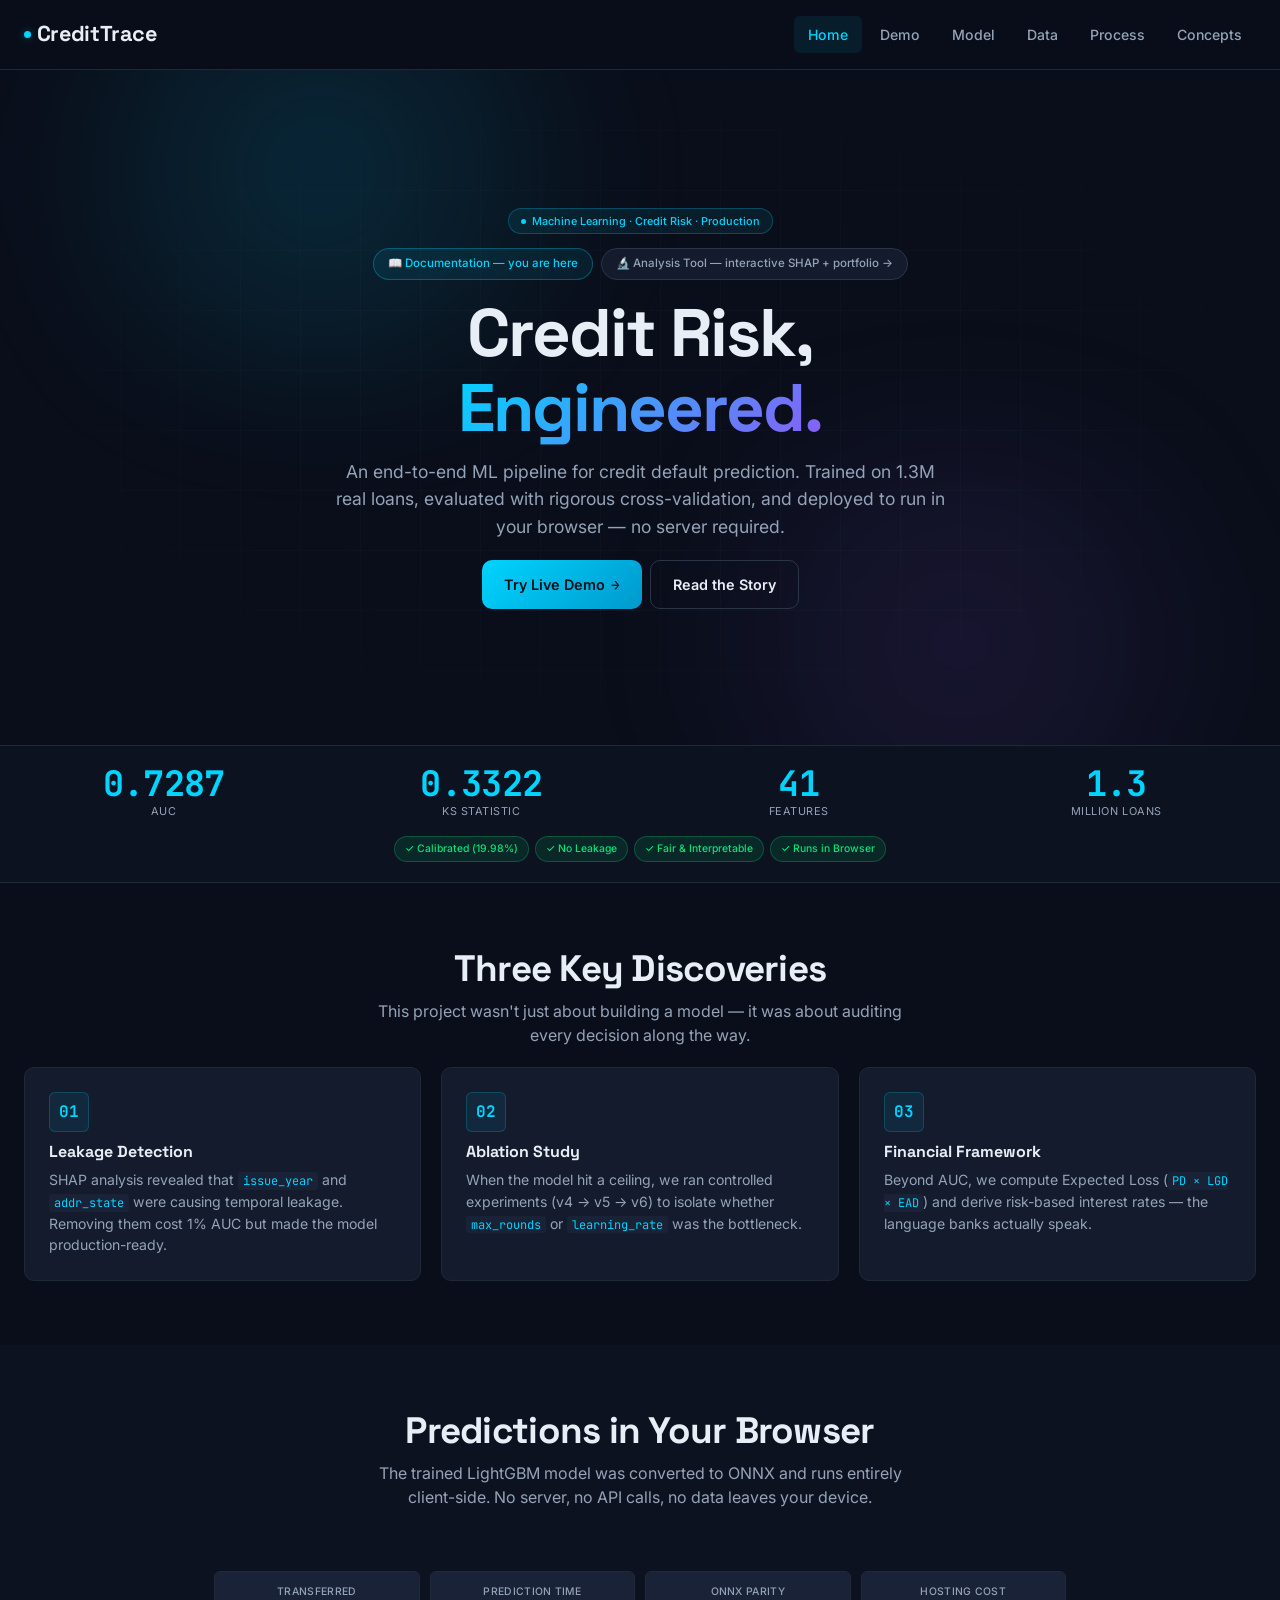
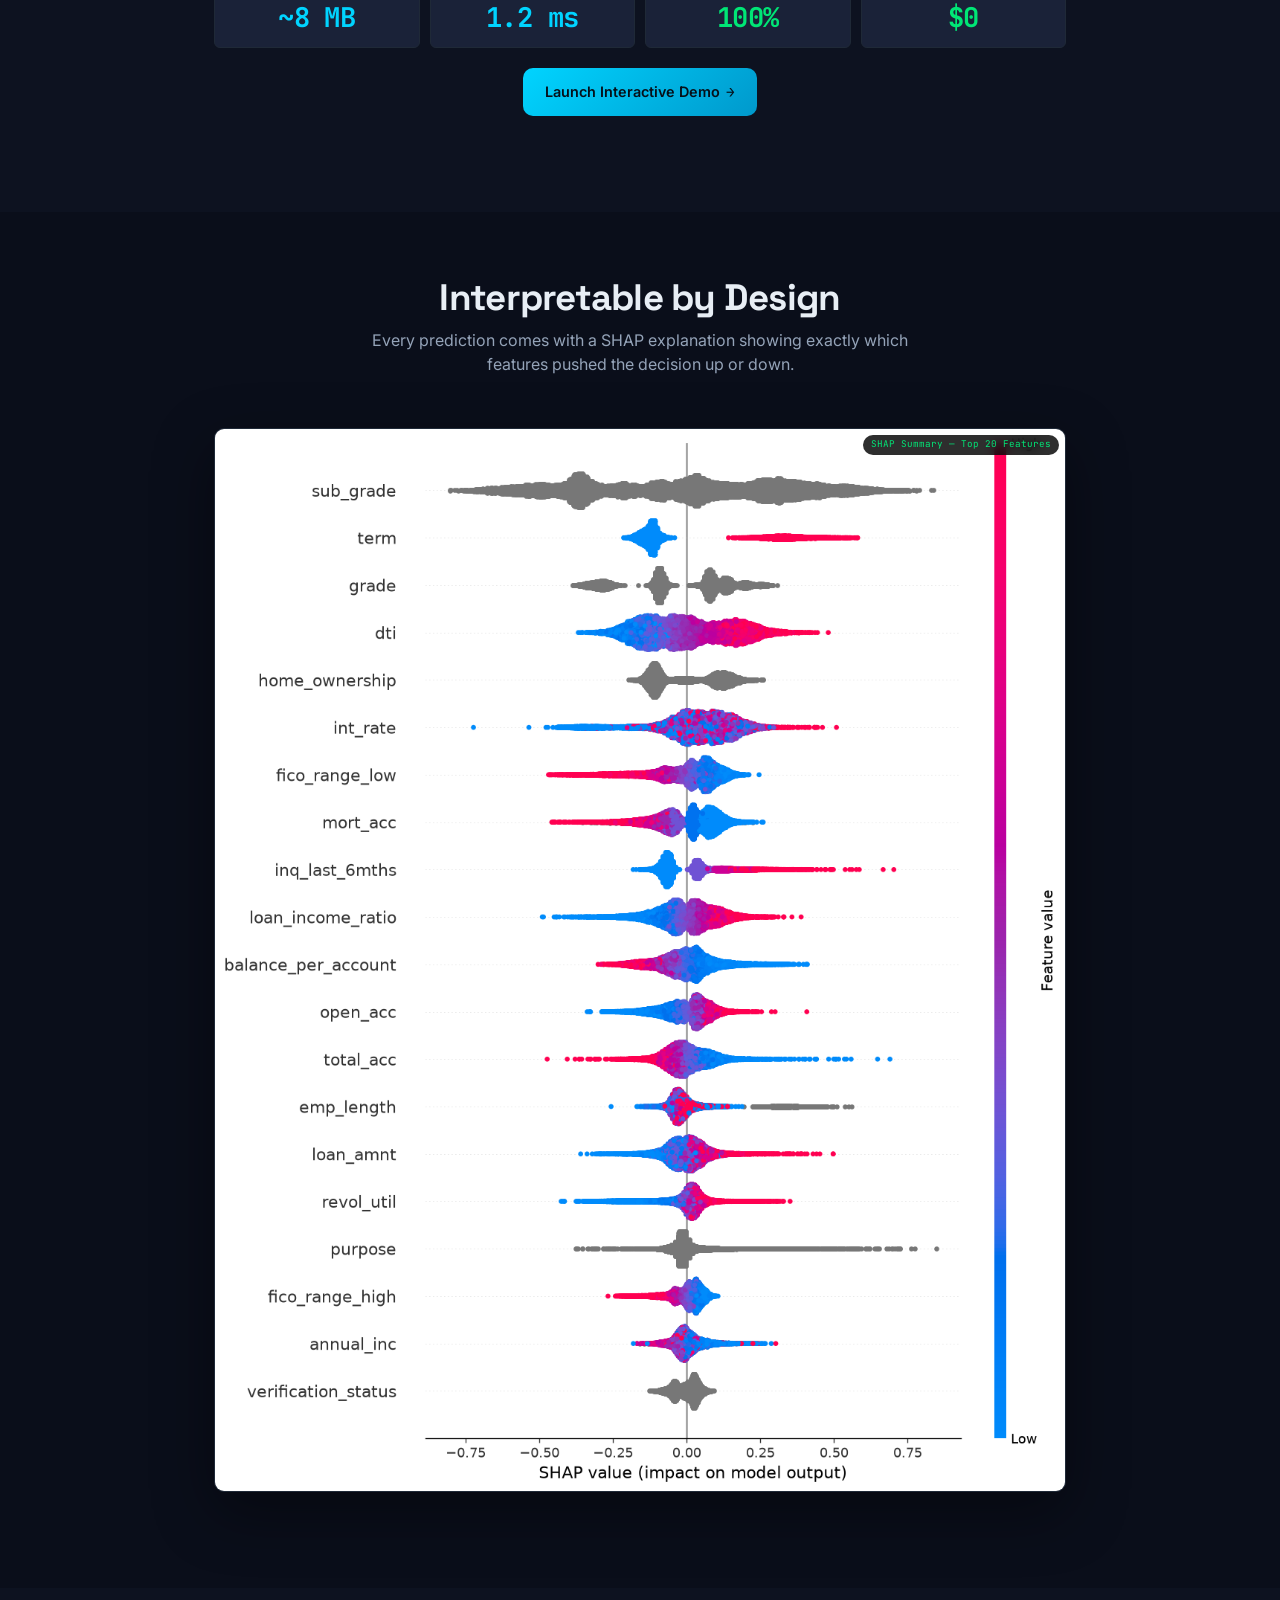
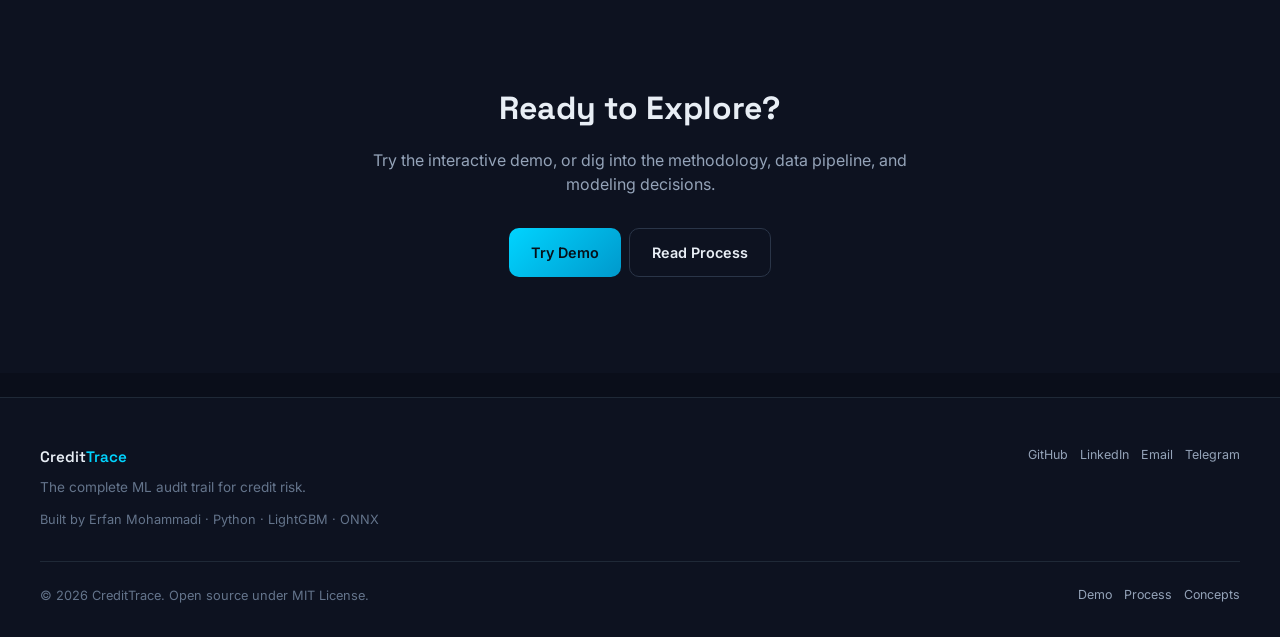
<file: docs/index.html>
<!DOCTYPE html>
<html lang="en">
<head>
  <meta charset="UTF-8">
  <meta name="viewport" content="width=device-width, initial-scale=1.0">
  <link rel="icon" type="image/svg+xml" href="favicon.svg">
  <title>CreditTrace — Credit Risk, Engineered.</title>
  <meta name="description" content="An end-to-end ML pipeline for credit default prediction. Trained on 1.3M real loans, deployed in your browser.">
  <meta name="author" content="Erfan Mohammadi">

  <link rel="preconnect" href="https://fonts.googleapis.com">
  <link rel="preconnect" href="https://fonts.gstatic.com" crossorigin>
  <link href="https://fonts.googleapis.com/css2?family=Inter:wght@400;500;600;700&family=Space+Grotesk:wght@500;600;700&family=JetBrains+Mono:wght@400;600;700&display=swap" rel="stylesheet">
  <link rel="stylesheet" href="css/style.css">
</head>
<body>

  <!-- ============ NAVBAR ============ -->
  <nav class="navbar">
    <a href="index.html" class="logo">CreditTrace</a>
    <nav>
      <a href="index.html" class="active">Home</a>
      <a href="demo.html">Demo</a>
      <a href="model.html">Model</a>
      <a href="data.html">Data</a>
      <a href="process.html">Process</a>
      <a href="concepts.html">Concepts</a>
    </nav>
  </nav>

  <!-- ============ HERO ============ -->
  <section class="hero">
    <div class="hero-bg"></div>
    <div class="hero-grid"></div>

    <div class="hero-content">
      <div class="hero-badge">
        <span class="hero-badge-dot"></span>
        Machine Learning · Credit Risk · Production
      </div>

      <div style="display: flex; gap: 0.5rem; justify-content: center; flex-wrap: wrap; margin-bottom: 1rem;">
        <span style="display: inline-flex; align-items: center; gap: 0.4rem;
                     padding: 6px 14px; background: rgba(0, 212, 255, 0.08);
                     border: 1px solid rgba(0, 212, 255, 0.3); border-radius: 100px;
                     font-size: 0.72rem; color: var(--accent); font-weight: 500;">
          📖 Documentation — you are here
        </span>
        <a href="https://credit-risk-trace.streamlit.app/" target="_blank" rel="noopener"
           style="display: inline-flex; align-items: center; gap: 0.4rem;
                  padding: 6px 14px; background: var(--card);
                  border: 1px solid var(--border-light); border-radius: 100px;
                  font-size: 0.72rem; color: var(--text-muted);
                  text-decoration: none; font-weight: 500; transition: all 0.2s;"
           onmouseover="this.style.borderColor='var(--accent)';this.style.color='var(--accent)'"
           onmouseout="this.style.borderColor='var(--border-light)';this.style.color='var(--text-muted)'">
          🔬 Analysis Tool — interactive SHAP + portfolio →
        </a>
      </div>

      <h1>
        Credit Risk,<br>
        <span class="gradient">Engineered.</span>
      </h1>

      <p>
        An end-to-end ML pipeline for credit default prediction.
        Trained on 1.3M real loans, evaluated with rigorous
        cross-validation, and deployed to run in your browser — no server required.
      </p>

      <div class="hero-cta">
        <a href="demo.html" class="btn btn-lg">
          Try Live Demo
          <span style="font-family: var(--font-mono);">→</span>
        </a>
        <a href="process.html" class="btn btn-secondary btn-lg">
          Read the Story
        </a>
      </div>
    </div>

    <div class="scroll-indicator">Scroll</div>
  </section>

  <!-- ============ STATS BAR ============ -->
  <section class="stats-bar">
    <div class="stats-grid">
      <div>
        <div class="stat-value" data-target="0.7287" data-decimals="4">0.0000</div>
        <div class="stat-label">AUC</div>
      </div>
      <div>
        <div class="stat-value" data-target="0.3322" data-decimals="4">0.0000</div>
        <div class="stat-label">KS Statistic</div>
      </div>
      <div>
        <div class="stat-value" data-target="41" data-decimals="0">0</div>
        <div class="stat-label">Features</div>
      </div>
      <div>
        <div class="stat-value" data-target="1.3" data-decimals="1">0.0</div>
        <div class="stat-label">Million Loans</div>
      </div>
    </div>

    <div class="stat-badges">
      <span class="badge">✓ Calibrated (19.98%)</span>
      <span class="badge">✓ No Leakage</span>
      <span class="badge">✓ Fair &amp; Interpretable</span>
      <span class="badge">✓ Runs in Browser</span>
    </div>
  </section>

  <!-- ============ KEY FINDINGS ============ -->
  <section class="section">
    <div class="section-header reveal">
      <h2>Three Key Discoveries</h2>
      <p>
        This project wasn't just about building a model — it was about
        auditing every decision along the way.
      </p>
    </div>

    <div class="features-grid">
      <div class="feature-card reveal">
        <div class="feature-icon">01</div>
        <h3>Leakage Detection</h3>
        <p>
          SHAP analysis revealed that <code class="mono">issue_year</code>
          and <code class="mono">addr_state</code> were causing temporal leakage.
          Removing them cost 1% AUC but made the model production-ready.
        </p>
      </div>

      <div class="feature-card reveal">
        <div class="feature-icon">02</div>
        <h3>Ablation Study</h3>
        <p>
          When the model hit a ceiling, we ran controlled experiments
          (v4 → v5 → v6) to isolate whether <code class="mono">max_rounds</code>
          or <code class="mono">learning_rate</code> was the bottleneck.
        </p>
      </div>

      <div class="feature-card reveal">
        <div class="feature-icon">03</div>
        <h3>Financial Framework</h3>
        <p>
          Beyond AUC, we compute Expected Loss
          (<code class="mono">PD × LGD × EAD</code>) and derive
          risk-based interest rates — the language banks actually speak.
        </p>
      </div>
    </div>
  </section>

  <!-- ============ DEMO PREVIEW ============ -->
  <section class="section section-alt">
    <div class="section-header reveal">
      <h2>Predictions in Your Browser</h2>
      <p>
        The trained LightGBM model was converted to ONNX and runs
        entirely client-side. No server, no API calls, no data leaves your device.
      </p>
    </div>

    <div class="container-narrow reveal">
      <div class="metric-grid">
        <div class="metric">
          <div class="metric-label">Transferred</div>
          <div class="metric-value">~8 MB</div>
        </div>
        <div class="metric">
          <div class="metric-label">Prediction Time</div>
          <div class="metric-value">1.2 ms</div>
        </div>
        <div class="metric">
          <div class="metric-label">ONNX Parity</div>
          <div class="metric-value text-success">100%</div>
        </div>
        <div class="metric">
          <div class="metric-label">Hosting Cost</div>
          <div class="metric-value text-success">$0</div>
        </div>
      </div>

      <div class="text-center mt-3">
        <a href="demo.html" class="btn btn-lg">
          Launch Interactive Demo
          <span style="font-family: var(--font-mono);">→</span>
        </a>
      </div>
    </div>
  </section>

  <!-- ============ SHAP PREVIEW ============ -->
  <section class="section">
    <div class="section-header reveal">
      <h2>Interpretable by Design</h2>
      <p>
        Every prediction comes with a SHAP explanation showing
        exactly which features pushed the decision up or down.
      </p>
    </div>

    <div class="container-narrow reveal">
      <div class="preview-wrap">
        <img src="figures/05_shap_summary.png" alt="SHAP Summary">
        <div class="preview-badge">SHAP Summary — Top 20 Features</div>
      </div>
    </div>
  </section>

  <!-- ============ CTA ============ -->
  <section class="section section-alt">
    <div class="container-narrow text-center reveal">
      <h2 style="font-family: var(--font-heading); font-size: 2rem; margin-bottom: 1rem;">
        Ready to Explore?
      </h2>
      <p class="text-muted" style="max-width: 600px; margin: 0 auto 2rem;">
        Try the interactive demo, or dig into the methodology,
        data pipeline, and modeling decisions.
      </p>
      <div class="hero-cta">
        <a href="demo.html" class="btn btn-lg">Try Demo</a>
        <a href="process.html" class="btn btn-secondary btn-lg">Read Process</a>
      </div>
    </div>
  </section>

  <!-- ============ FOOTER ============ -->
  <footer class="footer">
    <div class="footer-content">
      <div>
        <div class="footer-brand">Credit<span>Trace</span></div>
        <p class="text-dim" style="font-size: 0.85rem; margin-top: 0.5rem;">
          The complete ML audit trail for credit risk.
        </p>
        <p class="text-dim" style="font-size: 0.8rem; margin-top: 0.75rem;">
          Built by Erfan Mohammadi · Python · LightGBM · ONNX
        </p>
      </div>

      <div class="footer-links">
        <a href="https://github.com/erfan2mohammadi22" target="_blank" rel="noopener">GitHub</a>
        <a href="https://linkedin.com/in/erfan2mohammadi22" target="_blank" rel="noopener">LinkedIn</a>
        <a href="mailto:erfan2mohammadi22@gmail.com">Email</a>
        <a href="https://t.me/ERFANmmmig29" target="_blank" rel="noopener">Telegram</a>
      </div>
    </div>

    <div class="footer-content" style="margin-top: 2rem; padding-top: 1.5rem; border-top: 1px solid var(--border);">
      <div class="text-dim" style="font-size: 0.8rem;">
        © 2026 CreditTrace. Open source under MIT License.
      </div>
      <div class="footer-links">
        <a href="demo.html">Demo</a>
        <a href="process.html">Process</a>
        <a href="concepts.html">Concepts</a>
      </div>
    </div>
  </footer>

  <script src="js/main.js"></script>
</body>
</html>
</file>
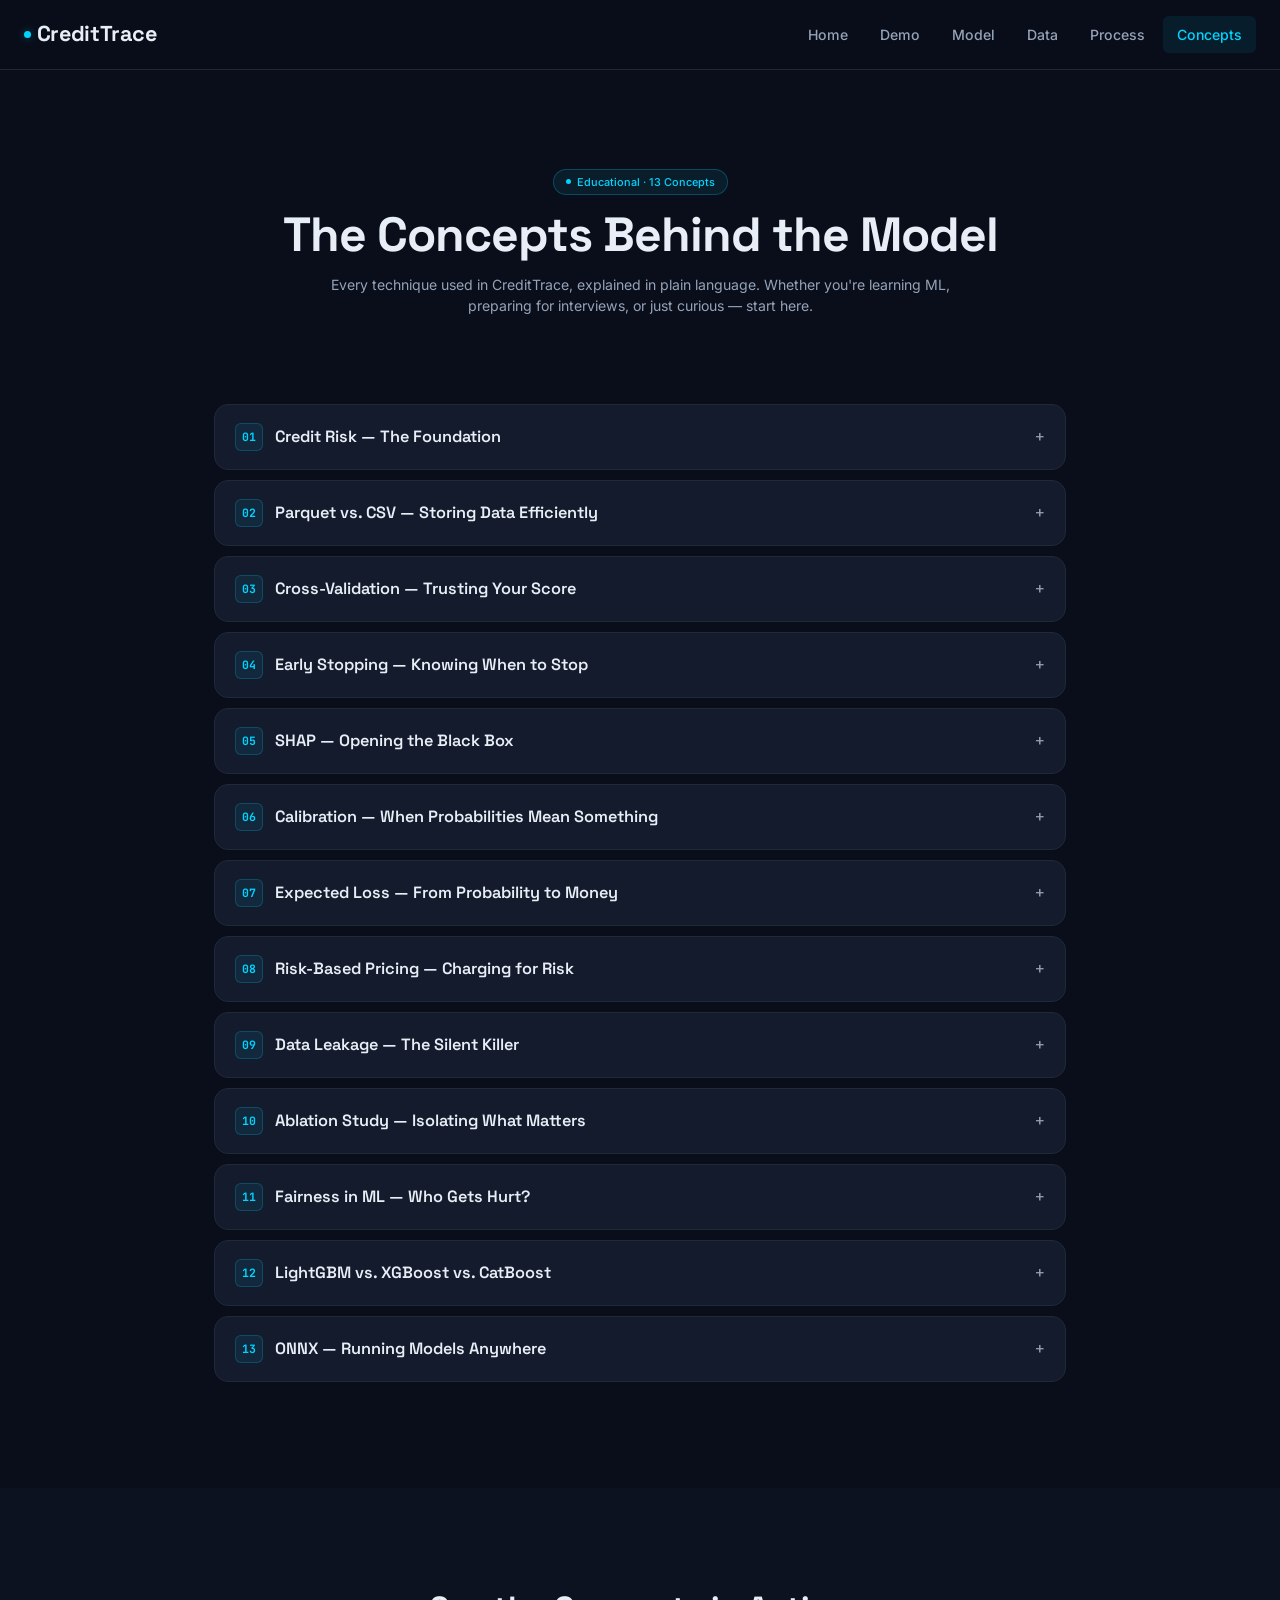
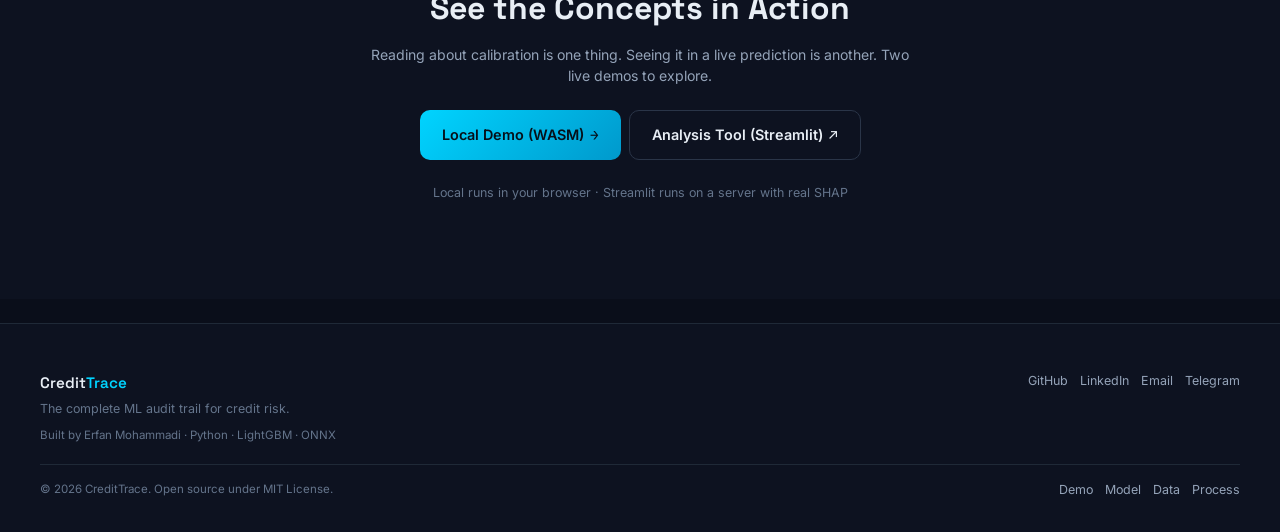
<file: docs/concepts.html>
<!DOCTYPE html>
<html lang="en">
<head>
  <meta charset="UTF-8">
  <meta name="viewport" content="width=device-width, initial-scale=1.0">
  <link rel="icon" type="image/svg+xml" href="favicon.svg">
  <title>Concepts — CreditTrace</title>
  <meta name="description" content="Thirteen core concepts behind CreditTrace: credit risk, cross-validation, SHAP, calibration, Expected Loss, leakage, ablation, fairness, and more.">

  <link rel="preconnect" href="https://fonts.googleapis.com">
  <link rel="preconnect" href="https://fonts.gstatic.com" crossorigin>
  <link href="https://fonts.googleapis.com/css2?family=Inter:wght@400;500;600;700&family=Space+Grotesk:wght@500;600;700&family=JetBrains+Mono:wght@400;600;700&display=swap" rel="stylesheet">
  <link rel="stylesheet" href="css/style.css">
</head>
<body>

  <!-- ============ NAVBAR ============ -->
  <nav class="navbar">
    <a href="index.html" class="logo">CreditTrace</a>
    <nav>
      <a href="index.html">Home</a>
      <a href="demo.html">Demo</a>
      <a href="model.html">Model</a>
      <a href="data.html">Data</a>
      <a href="process.html">Process</a>
      <a href="concepts.html" class="active">Concepts</a>
    </nav>
  </nav>

  <!-- ============ HERO ============ -->
  <section class="section" style="padding-bottom: 1rem;">
    <div class="container text-center">
      <div class="hero-badge" style="margin-bottom: 0.75rem;">
        <span class="hero-badge-dot"></span>
        Educational · 13 Concepts
      </div>
      <h1 style="font-family: var(--font-heading); font-size: clamp(1.6rem, 5vw, 3rem); letter-spacing: -1px; margin-bottom: 0.75rem; line-height: 1.15;">
        The <span class="gradient">Concepts</span> Behind the Model
      </h1>
      <p class="text-muted" style="max-width: 620px; margin: 0 auto; font-size: 0.88rem;">
        Every technique used in CreditTrace, explained in plain language.
        Whether you're learning ML, preparing for interviews, or just
        curious — start here.
      </p>
    </div>
  </section>

  <!-- ============ CONCEPTS ACCORDION ============ -->
  <section class="section" style="padding-top: 0.5rem;">
    <div class="container-narrow">

      <!-- 01 -->
      <details class="concept">
        <summary>
          <span class="concept-number">01</span>
          <span class="concept-title">Credit Risk — The Foundation</span>
          <span class="concept-toggle">+</span>
        </summary>
        <div class="concept-body">
          <p>
            <strong>Credit risk</strong> is the possibility that a borrower fails to repay a loan.
            For a lender, every approved loan is a bet: will this person pay us back, with interest?
          </p>
          <p>
            Traditional credit scoring (like FICO) uses a fixed formula. Modern approaches
            use machine learning to combine dozens or hundreds of signals — income, credit history,
            debt-to-income ratio, loan purpose — into a single probability of default.
          </p>
          <p>
            The output of a credit risk model is a <strong>Probability of Default (PD)</strong>:
            a number between 0 and 1 representing how likely a borrower is to default.
          </p>
          <div class="concept-highlight">
            In CreditTrace, PD is the model's output — and everything else
            (Expected Loss, risk-based pricing, decision thresholds) is built on top of it.
          </div>
        </div>
      </details>

      <!-- 02 -->
      <details class="concept">
        <summary>
          <span class="concept-number">02</span>
          <span class="concept-title">Parquet vs. CSV — Storing Data Efficiently</span>
          <span class="concept-toggle">+</span>
        </summary>
        <div class="concept-body">
          <p>
            <strong>CSV</strong> is text: every value is a string, every row is a line.
            Simple, universal, but slow and fat. Our Lending Club CSV was <strong>392 MB</strong> compressed.
          </p>
          <p>
            <strong>Parquet</strong> is binary and columnar. Instead of storing rows, it stores
            columns together. When you only need three columns out of 40, Parquet reads only those three.
            It also preserves data types and compresses naturally.
          </p>
          <ul>
            <li>Columnar → reads only what you need</li>
            <li>Typed → no re-parsing on load</li>
            <li>Compressed → 5–10× smaller than CSV</li>
            <li>Fast → 10–100× faster to load</li>
          </ul>
          <div class="concept-highlight">
            Our data shrank from 392 MB (CSV.gz) to <strong>67 MB (Parquet)</strong> —
            and loads in seconds instead of minutes.
          </div>
        </div>
      </details>

      <!-- 03 -->
      <details class="concept">
        <summary>
          <span class="concept-number">03</span>
          <span class="concept-title">Cross-Validation — Trusting Your Score</span>
          <span class="concept-toggle">+</span>
        </summary>
        <div class="concept-body">
          <p>
            If you train a model on all your data and test on the same data,
            it will look perfect — but it has memorized the answers.
            A single train/test split helps, but the score depends on which rows
            happened to land in the test set.
          </p>
          <p>
            <strong>K-Fold Cross-Validation</strong> solves this. Split the data into K parts.
            Train K times, each time holding out a different part for validation.
            Average the K scores.
          </p>
          <div class="concept-formula">Final score = mean(AUC₁, AUC₂, ..., AUC_K)</div>
          <p>
            <strong>Stratified</strong> K-Fold goes further: it preserves the class
            balance in each fold, which matters when the positive class is rare.
          </p>
          <div class="concept-highlight">
            CreditTrace uses <strong>Stratified 5-Fold CV</strong> on all model evaluations.
            Every AUC number you see is an average across five independent validation sets.
          </div>
        </div>
      </details>

      <!-- 04 -->
      <details class="concept">
        <summary>
          <span class="concept-number">04</span>
          <span class="concept-title">Early Stopping — Knowing When to Stop</span>
          <span class="concept-toggle">+</span>
        </summary>
        <div class="concept-body">
          <p>
            Gradient boosting builds trees one at a time. Each tree tries to correct
            the mistakes of the previous ones. In theory, more trees = better fit.
            In practice, after a certain point the model starts memorizing noise.
          </p>
          <p>
            <strong>Early stopping</strong> watches the validation score after every tree.
            If the score hasn't improved in <em>N</em> consecutive trees, training stops.
          </p>
          <div class="concept-formula">stop when validation AUC doesn't improve for N rounds</div>
          <p>
            In CreditTrace, we used <code>early_stopping_rounds = 100</code>.
            If the model doesn't improve for 100 trees, it stops.
          </p>
          <div class="concept-highlight">
            In v4, early stopping never triggered — the model hit the 4,000-round ceiling.
            In v5, with an 8,000-round ceiling, it stopped naturally at 4,034 rounds.
            That discovery was the whole point of the Ablation Study.
          </div>
        </div>
      </details>

      <!-- 05 -->
      <details class="concept">
        <summary>
          <span class="concept-number">05</span>
          <span class="concept-title">SHAP — Opening the Black Box</span>
          <span class="concept-toggle">+</span>
        </summary>
        <div class="concept-body">
          <p>
            A gradient boosted model with 4,000 trees is not something you can read
            by staring at it. <strong>SHAP</strong> (SHapley Additive exPlanations) gives
            each feature a numeric contribution to each prediction.
          </p>
          <p>
            The idea comes from game theory: treat the model output as a "payout"
            and each feature as a "player." How much did each player contribute
            to the final outcome?
          </p>
          <ul>
            <li><strong>Positive SHAP</strong> → feature pushed the prediction toward default</li>
            <li><strong>Negative SHAP</strong> → feature pushed the prediction away from default</li>
            <li><strong>|SHAP|</strong> → how much influence the feature had</li>
          </ul>
          <p>
            SHAP provides both global importance (which features matter most overall)
            and local explanations (why this specific borrower got this specific score).
          </p>
          <div class="concept-highlight">
            SHAP is how we discovered the temporal leakage. Without it,
            <code>issue_year</code> would still be in the model, silently inflating the AUC.
          </div>
        </div>
      </details>

      <!-- 06 -->
      <details class="concept">
        <summary>
          <span class="concept-number">06</span>
          <span class="concept-title">Calibration — When Probabilities Mean Something</span>
          <span class="concept-toggle">+</span>
        </summary>
        <div class="concept-body">
          <p>
            A model can rank borrowers correctly (high AUC) and still be
            <strong>miscalibrated</strong>: it might say "30% default probability" when the
            true rate is 15%. That makes it useless for any financial calculation.
          </p>
          <p>
            <strong>Calibration</strong> means: when the model says X%, then X% of those
            borrowers actually default.
          </p>
          <div class="concept-formula">mean(predicted PD) ≈ actual default rate</div>
          <p>
            In CreditTrace: the mean predicted PD is <strong>19.98%</strong>,
            and the actual default rate in the data is <strong>19.98%</strong>.
            Perfectly calibrated.
          </p>
          <div class="concept-highlight">
            Calibration is what makes Expected Loss work. If PD is wrong on average,
            every dollar figure built on it is wrong too.
          </div>
        </div>
      </details>

      <!-- 07 -->
      <details class="concept">
        <summary>
          <span class="concept-number">07</span>
          <span class="concept-title">Expected Loss — From Probability to Money</span>
          <span class="concept-toggle">+</span>
        </summary>
        <div class="concept-body">
          <p>
            A bank doesn't just want to know the probability of default — it wants to know
            <strong>how much money it will lose</strong>. That's Expected Loss.
          </p>
          <div class="concept-formula">EL = PD × LGD × EAD</div>
          <ul>
            <li><strong>PD</strong> — Probability of Default (from the model)</li>
            <li><strong>LGD</strong> — Loss Given Default: the fraction of exposure lost if default happens</li>
            <li><strong>EAD</strong> — Exposure at Default: the outstanding balance at the moment of default</li>
          </ul>
          <p>
            We use the industry-standard LGD of <strong>45%</strong> and treat
            EAD as the loan amount (a simplification).
          </p>
          <div class="concept-highlight">
            In CreditTrace, Expected Loss ranges from <strong>$374 for grade A</strong>
            to <strong>$4,576 for grade G</strong> — a 12× difference on the same $10k loan.
          </div>
        </div>
      </details>

      <!-- 08 -->
      <details class="concept">
        <summary>
          <span class="concept-number">08</span>
          <span class="concept-title">Risk-Based Pricing — Charging for Risk</span>
          <span class="concept-toggle">+</span>
        </summary>
        <div class="concept-body">
          <p>
            If a high-risk borrower is charged the same rate as a low-risk one,
            the low-risk borrower subsidizes the high-risk one. That's not sustainable.
          </p>
          <p>
            <strong>Risk-based pricing</strong> means setting the interest rate to cover
            the expected loss — plus operating costs and profit margin.
          </p>
          <div class="concept-formula">min_rate = cost_of_funds + EL_rate + operating_cost + profit_margin</div>
          <p>
            With <code>COF = 2%</code>, <code>OC = 1%</code>, <code>PM = 3%</code>,
            a grade-A borrower gets a rate around 8.7%, while a grade-G borrower
            gets 28.4%.
          </p>
          <div class="concept-highlight">
            This is the model's output translated into the language a bank actually uses:
            basis points of interest rate.
          </div>
        </div>
      </details>

      <!-- 09 -->
      <details class="concept">
        <summary>
          <span class="concept-number">09</span>
          <span class="concept-title">Data Leakage — The Silent Killer</span>
          <span class="concept-toggle">+</span>
        </summary>
        <div class="concept-body">
          <p>
            <strong>Leakage</strong> happens when a feature contains information that
            would not be available at prediction time — but is present in the training data.
          </p>
          <p>Common types:</p>
          <ul>
            <li><strong>Temporal leakage:</strong> features derived from the future (issue date, year)</li>
            <li><strong>Target leakage:</strong> features computed using the target (recovery amount)</li>
            <li><strong>Group leakage:</strong> train and test rows share a group (same person)</li>
          </ul>
          <p>
            Leakage inflates your validation score and produces a model that fails
            in production. It is often invisible to AUC — you need SHAP and thought to catch it.
          </p>
          <div class="concept-highlight">
            Our <code>issue_year</code> feature was the third most important in v3.
            It "helped" the model learn that 2015–2017 had higher default rates.
            That's a macro-economic cycle, not a borrower signal. Removing it cost 1% AUC
            but produced a model that could survive contact with the future.
          </div>
        </div>
      </details>

      <!-- 10 -->
      <details class="concept">
        <summary>
          <span class="concept-number">10</span>
          <span class="concept-title">Ablation Study — Isolating What Matters</span>
          <span class="concept-toggle">+</span>
        </summary>
        <div class="concept-body">
          <p>
            An <strong>ablation study</strong> is a controlled experiment: change one thing
            at a time, keep everything else fixed, measure the effect.
          </p>
          <p>
            The name comes from neuroscience: removing (ablating) parts of a brain
            to see what each part does.
          </p>
          <p>
            In CreditTrace, v4 hit the 4,000-round ceiling in every fold. Two hypotheses:
          </p>
          <ul>
            <li>The learning rate was too high → try a lower one</li>
            <li>The round budget was too small → try more rounds</li>
          </ul>
          <p>
            We designed v5 (lower LR, more rounds) and v6 (higher LR, more rounds)
            to isolate the effect. Result: the bottleneck was the round budget,
            not the learning rate.
          </p>
          <div class="concept-highlight">
            After 8,000 rounds, v5 stopped naturally at 4,034. The model had found
            its optimum. Additional rounds would have overfit.
          </div>
        </div>
      </details>

      <!-- 11 -->
      <details class="concept">
        <summary>
          <span class="concept-number">11</span>
          <span class="concept-title">Fairness in ML — Who Gets Hurt?</span>
          <span class="concept-toggle">+</span>
        </summary>
        <div class="concept-body">
          <p>
            Machine learning models can perpetuate or amplify discrimination.
            In credit risk, using features like geography, race, or gender proxies
            can produce <strong>disparate impact</strong>: treating some groups systematically worse.
          </p>
          <p>Common approaches:</p>
          <ul>
            <li><strong>Pre-processing:</strong> remove or transform sensitive features</li>
            <li><strong>In-processing:</strong> add fairness constraints to training</li>
            <li><strong>Post-processing:</strong> adjust thresholds per group</li>
          </ul>
          <p>
            In CreditTrace, we took the simplest honest path: remove
            <code>addr_state</code> because its SHAP variance was extremely high
            and geography has well-documented fairness implications in lending.
          </p>
          <div class="concept-highlight">
            Full fairness auditing (disparate impact, equal opportunity across
            protected groups) requires sensitive attributes we don't have.
            We document this as a limitation, not a solved problem.
          </div>
        </div>
      </details>

      <!-- 12 -->
      <details class="concept">
        <summary>
          <span class="concept-number">12</span>
          <span class="concept-title">LightGBM vs. XGBoost vs. CatBoost</span>
          <span class="concept-toggle">+</span>
        </summary>
        <div class="concept-body">
          <p>
            All three are gradient boosting libraries. They share the same core idea —
            sequentially build trees that correct each other's errors — but differ
            in implementation details.
          </p>
          <ul>
            <li>
              <strong>XGBoost:</strong> depth-wise tree growth. Very well-documented,
              widely used, historically the standard.
            </li>
            <li>
              <strong>LightGBM:</strong> leaf-wise tree growth. Faster on large data,
              lower memory, native categorical support. What we use here.
            </li>
            <li>
              <strong>CatBoost:</strong> ordered boosting, special handling of categoricals.
              Often best when categorical features dominate.
            </li>
          </ul>
          <p>
            In our tests, LightGBM consistently outperformed XGBoost on this dataset
            (0.7349 vs. 0.7295 at baseline), primarily due to native categorical handling
            and the leaf-wise growth strategy.
          </p>
          <div class="concept-highlight">
            <strong>Rule of thumb:</strong> LightGBM for speed and large data,
            XGBoost for stability and ecosystem, CatBoost for heavy categorical use cases.
          </div>
        </div>
      </details>

      <!-- 13 -->
      <details class="concept">
        <summary>
          <span class="concept-number">13</span>
          <span class="concept-title">ONNX — Running Models Anywhere</span>
          <span class="concept-toggle">+</span>
        </summary>
        <div class="concept-body">
          <p>
            <strong>ONNX</strong> (Open Neural Network Exchange) is an open format
            for representing machine learning models. It's designed so a model
            trained in one framework can run in another.
          </p>
          <p>Why it matters:</p>
          <ul>
            <li>A LightGBM model can be exported to ONNX</li>
            <li>The same ONNX file runs in Python, C++, JavaScript, mobile, or the browser</li>
            <li>No need to reimplement the algorithm for each platform</li>
          </ul>
          <p>
            In CreditTrace, the trained LightGBM model was converted to ONNX and
            loaded in the browser via <strong>WebAssembly</strong>. The same file
            that predicts in Python predicts in your browser — verified numerically
            (max difference: 5.47 × 10⁻⁷).
          </p>
          <div class="concept-highlight">
            This is why the demo works with no server. The model lives in your
            browser tab. No data is sent anywhere. It runs in ~1.2 ms per prediction.
          </div>
        </div>
      </details>

    </div>
  </section>

  <!-- ============ CTA ============ -->
  <section class="section section-alt">
    <div class="container-narrow text-center">
      <h2 style="font-family: var(--font-heading); font-size: clamp(1.4rem, 4vw, 2rem); margin-bottom: 0.75rem;">
        See the Concepts in Action
      </h2>
      <p class="text-muted" style="max-width: 560px; margin: 0 auto 1.5rem; font-size: 0.88rem;">
        Reading about calibration is one thing. Seeing it in a live prediction
        is another. Two live demos to explore.
      </p>
      <div class="hero-cta">
        <a href="demo.html" class="btn btn-lg">
          Local Demo (WASM)
          <span style="font-family: var(--font-mono);">→</span>
        </a>
        <a href="https://credit-risk-trace.streamlit.app/" target="_blank" rel="noopener" class="btn btn-secondary btn-lg">
          Analysis Tool (Streamlit)
          <span style="font-family: var(--font-mono);">↗</span>
        </a>
      </div>
      <p class="text-dim" style="font-size: 0.78rem; margin-top: 1.5rem;">
        Local runs in your browser · Streamlit runs on a server with real SHAP
      </p>
    </div>
  </section>

  <!-- ============ FOOTER ============ -->
  <footer class="footer">
    <div class="footer-content">
      <div>
        <div class="footer-brand">Credit<span>Trace</span></div>
        <p class="text-dim" style="font-size: 0.78rem; margin-top: 0.35rem;">
          The complete ML audit trail for credit risk.
        </p>
        <p class="text-dim" style="font-size: 0.72rem; margin-top: 0.5rem;">
          Built by Erfan Mohammadi · Python · LightGBM · ONNX
        </p>
      </div>

      <div class="footer-links">
        <a href="https://github.com/erfan2mohammadi22" target="_blank" rel="noopener">GitHub</a>
        <a href="https://linkedin.com/in/erfan2mohammadi22" target="_blank" rel="noopener">LinkedIn</a>
        <a href="mailto:erfan2mohammadi22@gmail.com">Email</a>
        <a href="https://t.me/ERFANmmmig29" target="_blank" rel="noopener">Telegram</a>
      </div>
    </div>

    <div class="footer-content" style="margin-top: 1.25rem; padding-top: 1rem; border-top: 1px solid var(--border);">
      <div class="text-dim" style="font-size: 0.72rem;">
        © 2026 CreditTrace. Open source under MIT License.
      </div>
      <div class="footer-links">
        <a href="demo.html">Demo</a>
        <a href="model.html">Model</a>
        <a href="data.html">Data</a>
        <a href="process.html">Process</a>
      </div>
    </div>
  </footer>

  <script src="js/main.js"></script>
</body>
</html>
</file>
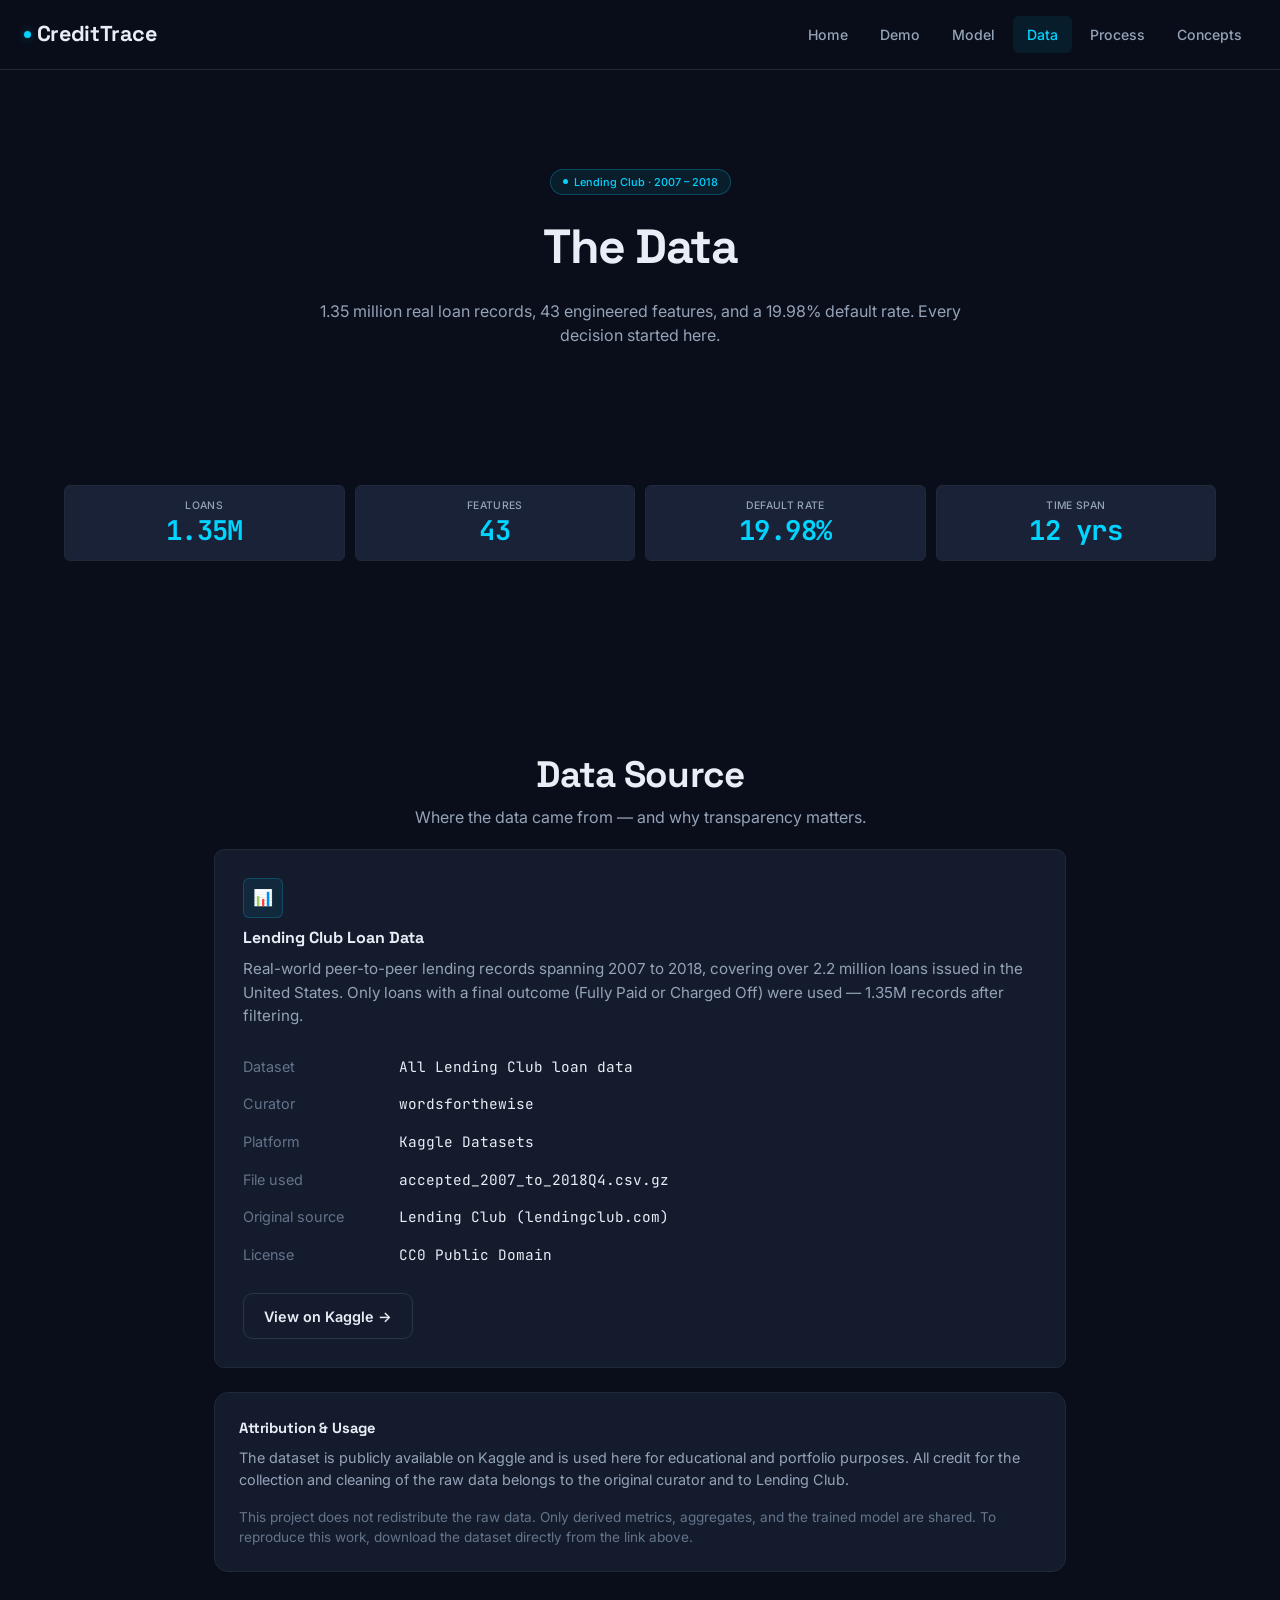
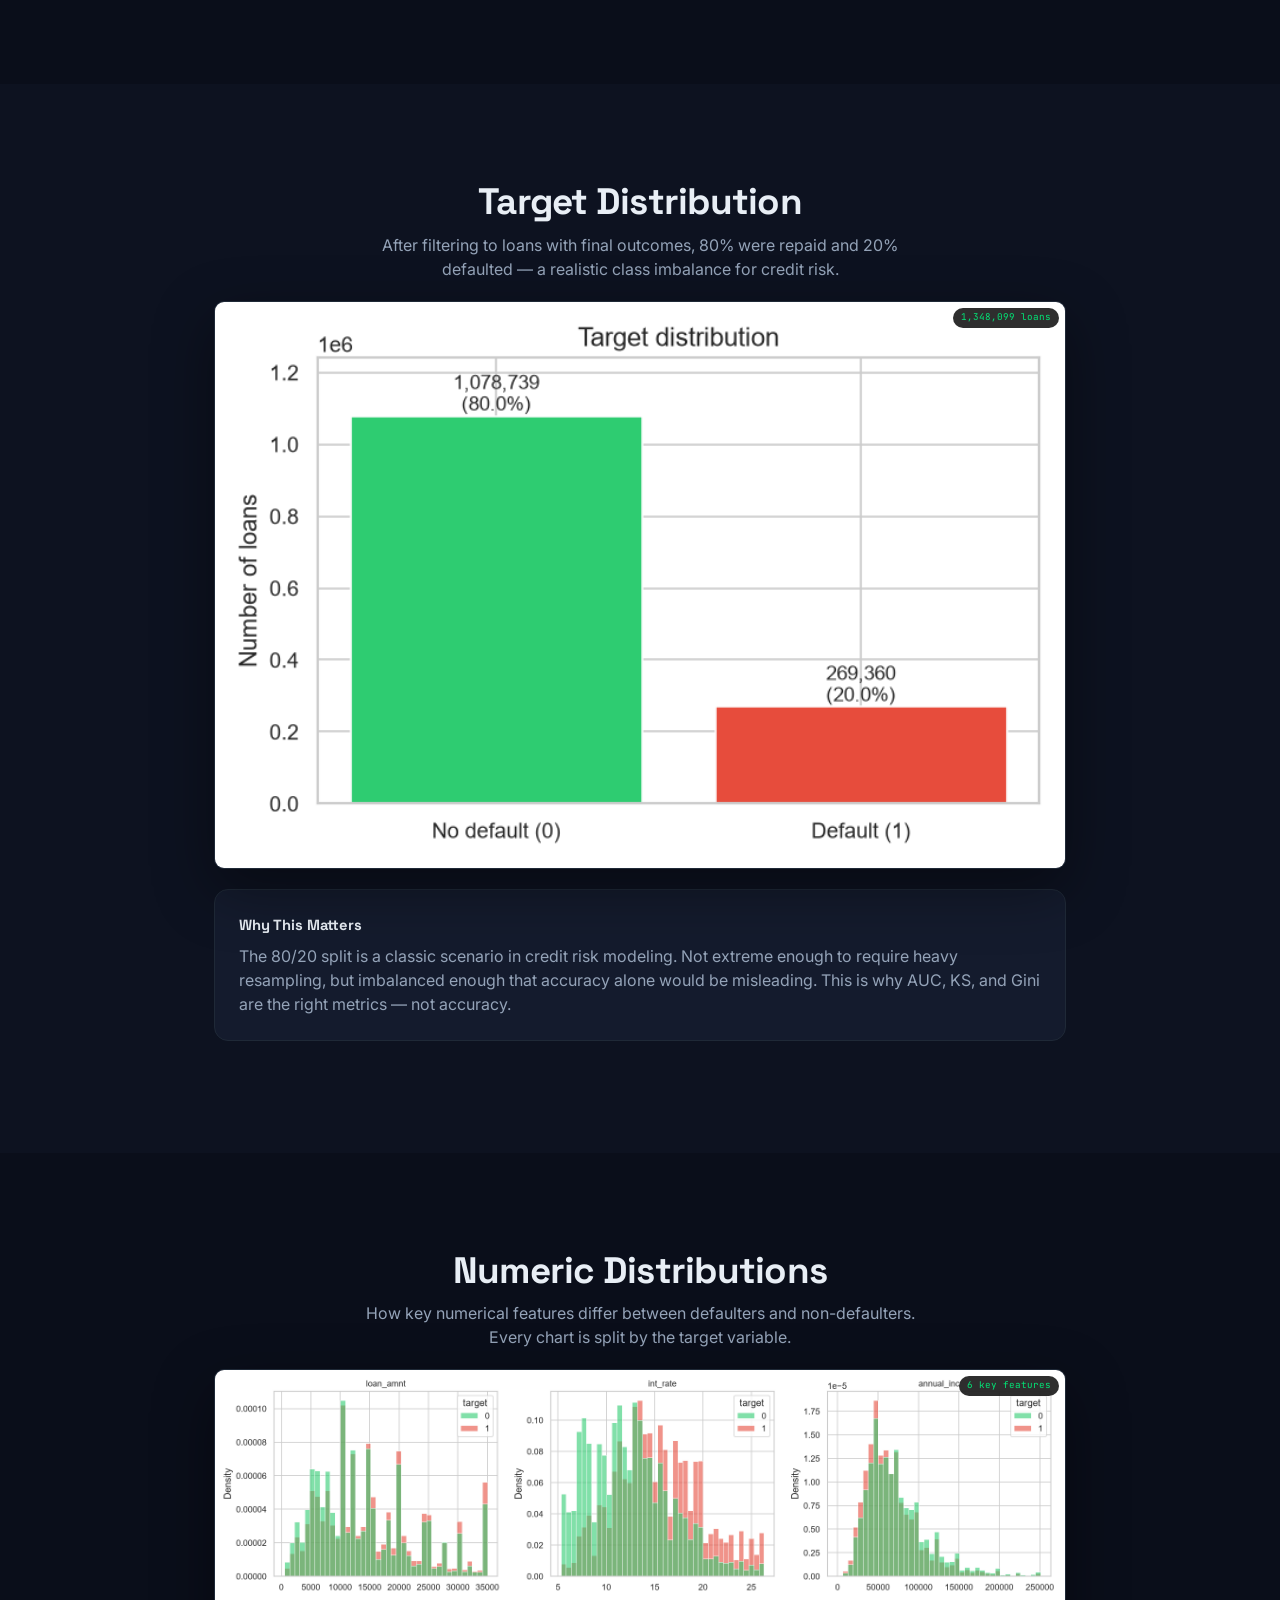
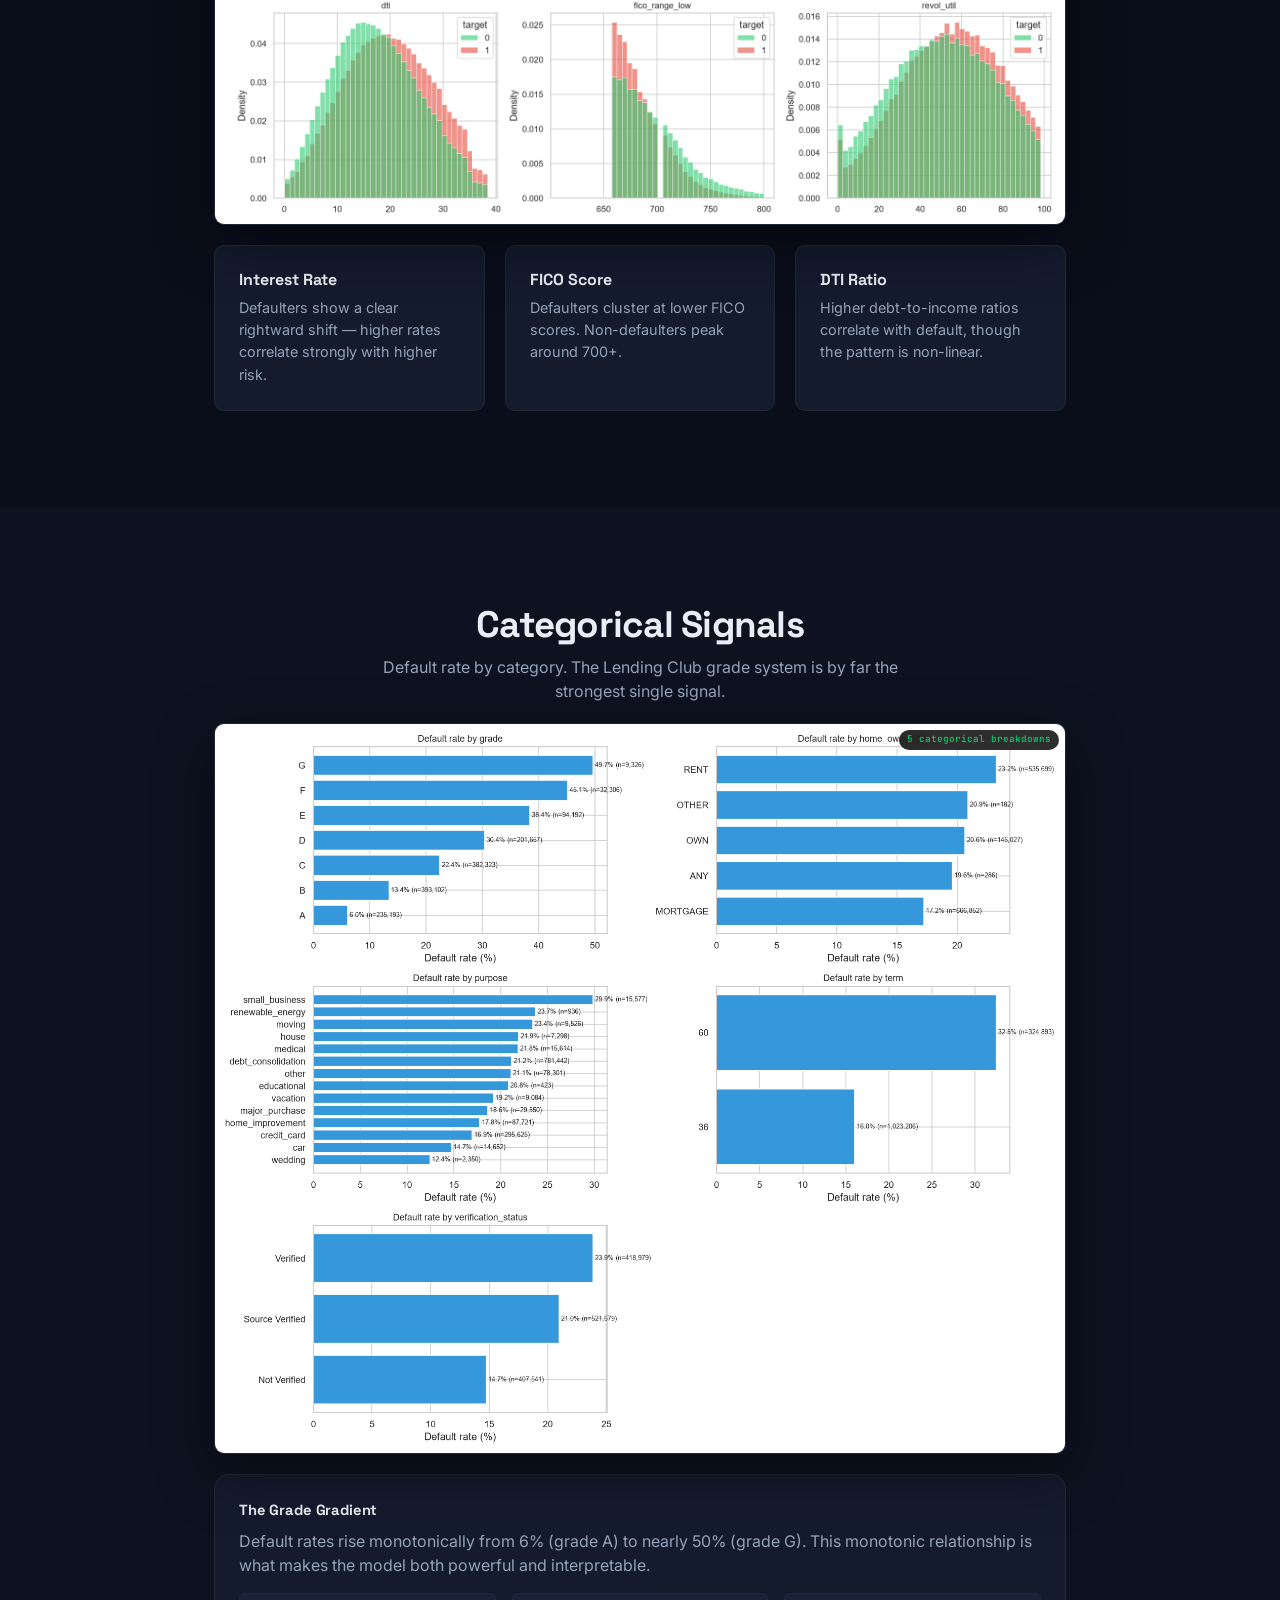
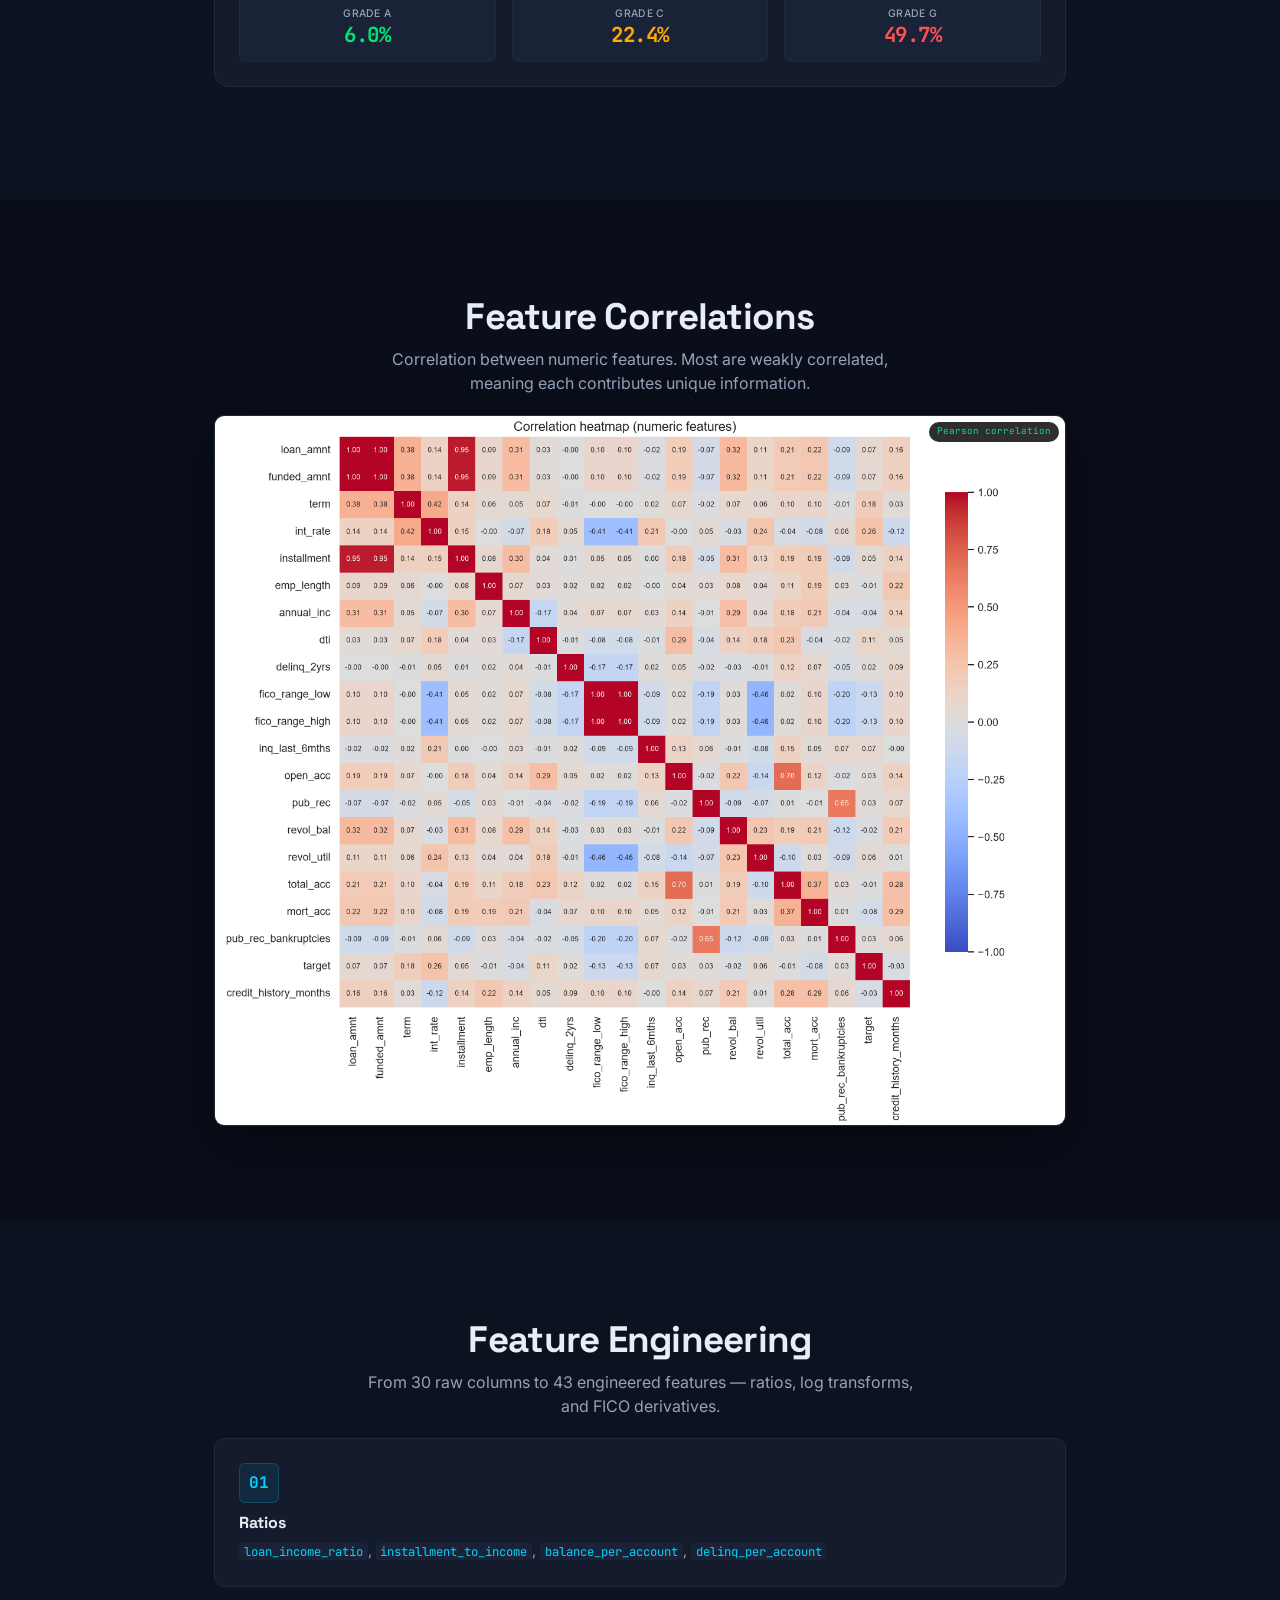
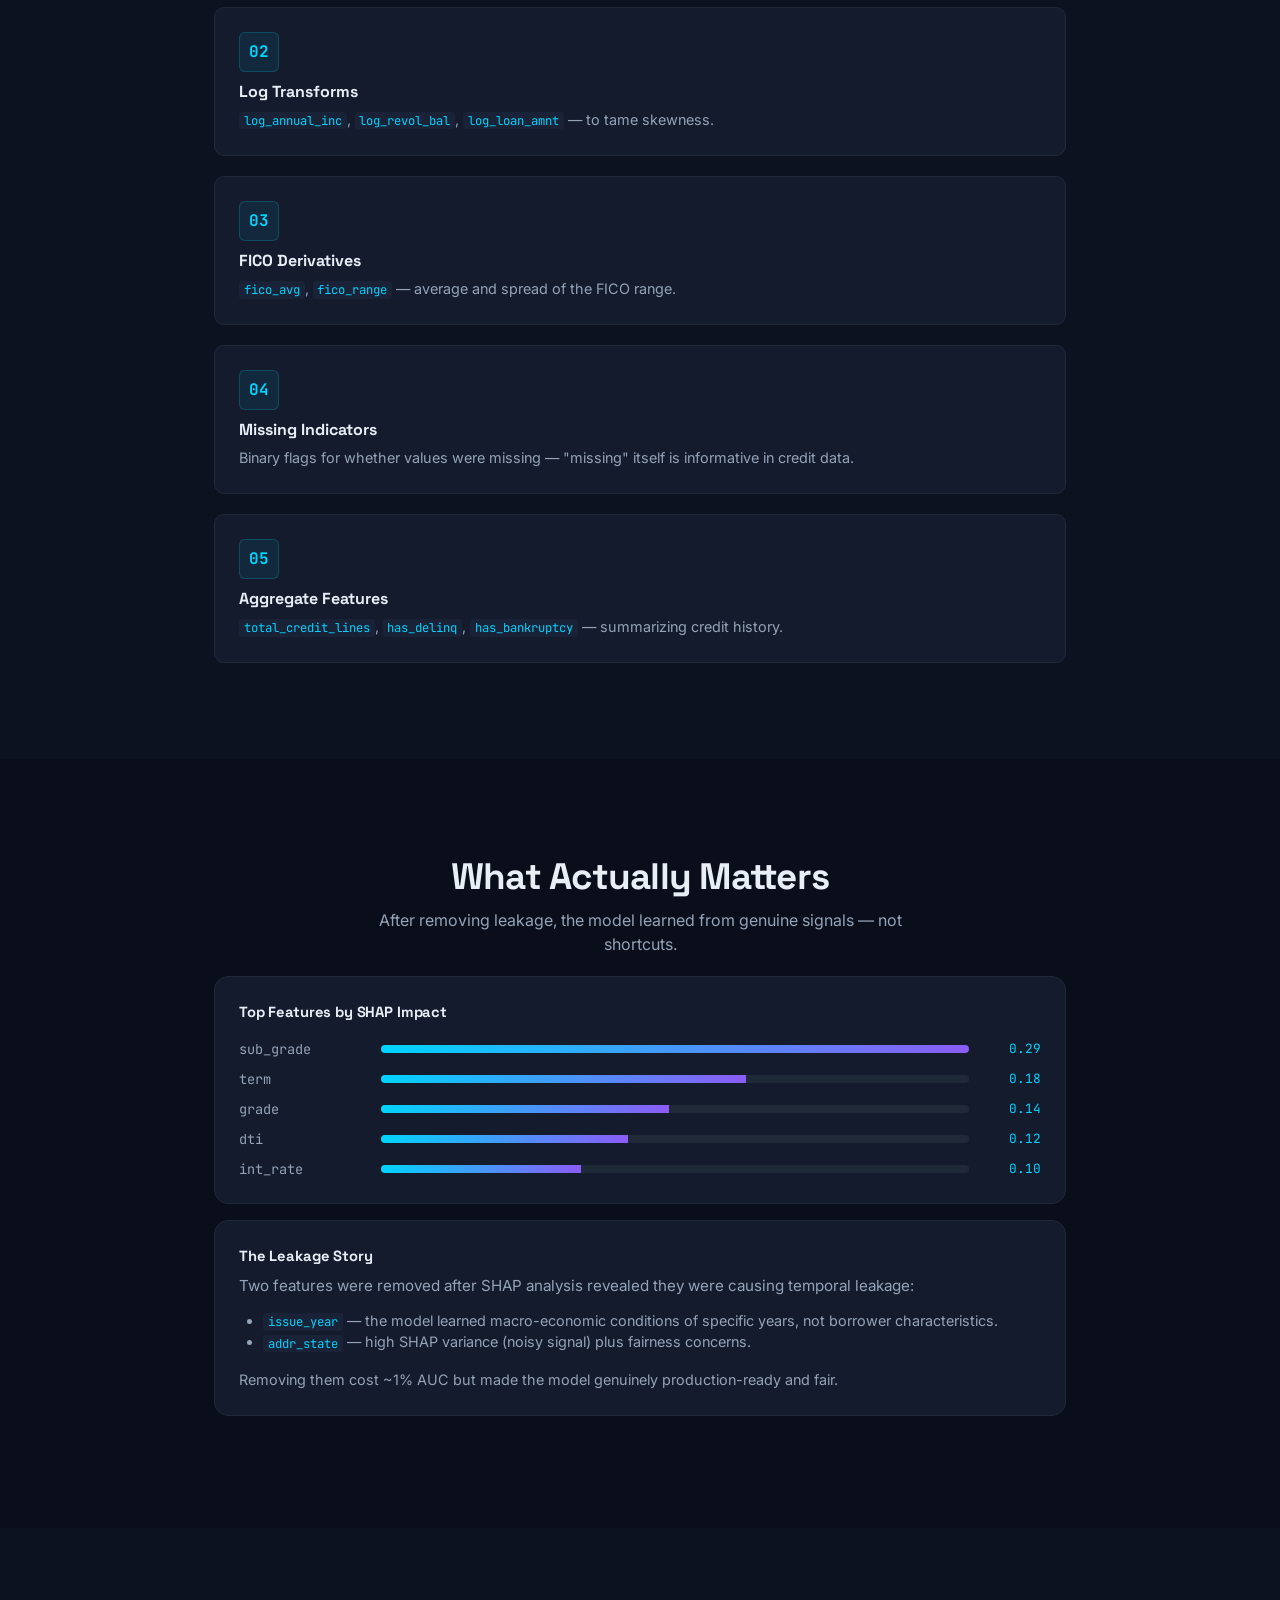
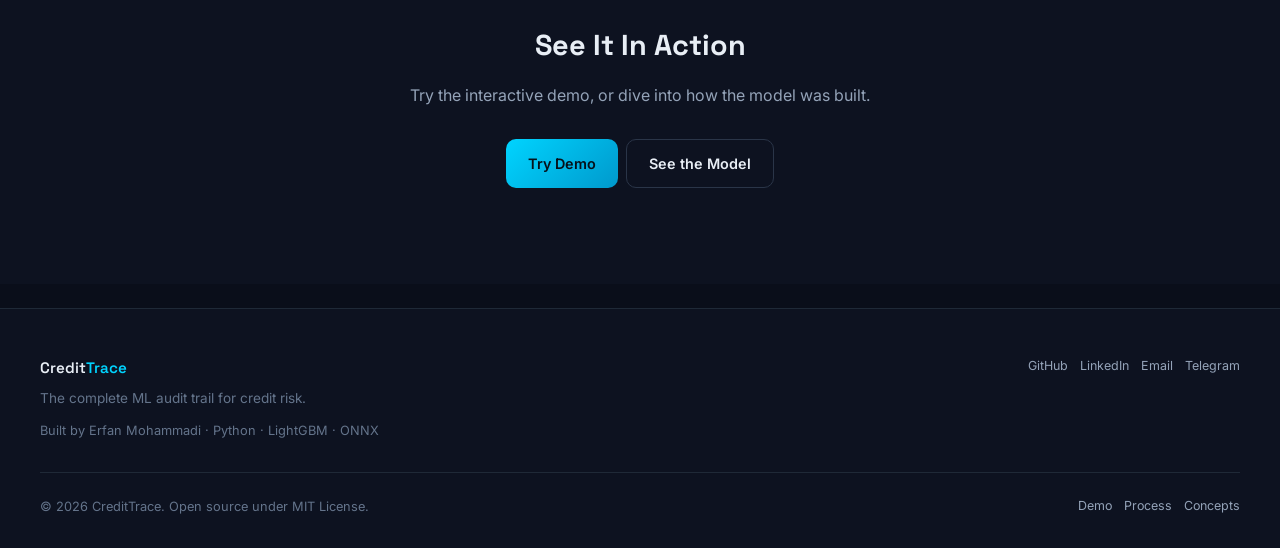
<file: docs/data.html>
<!DOCTYPE html>
<html lang="en">
<head>
  <meta charset="UTF-8">
  <meta name="viewport" content="width=device-width, initial-scale=1.0">
  <link rel="icon" type="image/svg+xml" href="favicon.svg">
  <title>CreditTrace — Data</title>
  <meta name="description" content="The Lending Club dataset: 1.3M real loans, feature engineering, and data-driven insights.">
  <meta name="author" content="Erfan Mohammadi">

  <link rel="preconnect" href="https://fonts.googleapis.com">
  <link rel="preconnect" href="https://fonts.gstatic.com" crossorigin>
  <link href="https://fonts.googleapis.com/css2?family=Inter:wght@400;500;600;700&family=Space+Grotesk:wght@500;600;700&family=JetBrains+Mono:wght@400;600;700&display=swap" rel="stylesheet">
  <link rel="stylesheet" href="css/style.css">

  <style>
    /* ===== Page-specific responsive styles ===== */

    /* Data Source info rows */
    .source-info {
      display: grid;
      gap: 0.5rem;
      margin-top: 1.5rem;
      font-size: 0.9rem;
    }

    .source-row {
      display: grid;
      grid-template-columns: 140px 1fr;
      gap: 0.5rem 1rem;
      align-items: baseline;
      padding: 0.25rem 0;
    }

    .source-label {
      color: var(--text-dim);
    }

    .source-value {
      font-family: var(--font-mono);
      color: var(--text);
      word-break: break-word;
      overflow-wrap: anywhere;
    }

    /* SHAP bar rows */
    .shap-bar-row {
      display: grid;
      grid-template-columns: 130px 1fr 60px;
      gap: 0.75rem;
      align-items: center;
    }

    .shap-bar-track {
      height: 8px;
      background: var(--border);
      border-radius: 4px;
      overflow: hidden;
    }

    .shap-bar-fill {
      height: 100%;
      background: linear-gradient(90deg, var(--accent), var(--purple));
    }

    .shap-bar-label {
      font-family: var(--font-mono);
      font-size: 0.8rem;
      text-align: right;
      color: var(--accent);
    }

    /* Grade metric grid - smaller min width for mobile */
    .grade-grid {
      display: grid;
      grid-template-columns: repeat(auto-fit, minmax(120px, 1fr));
      gap: 1rem;
      margin-top: 1rem;
    }

    /* ===== Mobile breakpoint ===== */
    @media (max-width: 600px) {
      /* Data source: single column stack */
      .source-row {
        grid-template-columns: 1fr;
        gap: 0.15rem;
        margin-bottom: 0.6rem;
      }
      .source-label {
        font-size: 0.7rem;
        text-transform: uppercase;
        letter-spacing: 1px;
      }
      .source-value {
        font-size: 0.85rem;
      }

      /* SHAP bars: tighter columns */
      .shap-bar-row {
        grid-template-columns: 100px 1fr 50px;
        gap: 0.5rem;
      }
      .shap-bar-label {
        font-size: 0.75rem;
      }

      /* Keep preview badges readable */
      .preview-badge {
        font-size: 0.65rem;
        padding: 0.3rem 0.7rem;
      }

      /* Section padding tighter */
      .section {
        padding: 2.5rem 1rem;
      }

      /* Tables and code safe */
      code.mono {
        word-break: break-word;
      }
    }

    @media (max-width: 400px) {
      .shap-bar-row {
        grid-template-columns: 85px 1fr 45px;
      }
    }
  </style>
</head>
<body>

  <!-- ============ NAVBAR ============ -->
  <nav class="navbar">
    <a href="index.html" class="logo">CreditTrace</a>
    <nav>
      <a href="index.html">Home</a>
      <a href="demo.html">Demo</a>
      <a href="model.html">Model</a>
      <a href="data.html" class="active">Data</a>
      <a href="process.html">Process</a>
      <a href="concepts.html">Concepts</a>
    </nav>
  </nav>

  <!-- ============ HEADER ============ -->
  <section class="section" style="padding-bottom: 2rem;">
    <div class="container text-center">
      <div class="hero-badge" style="margin-bottom: 1rem;">
        <span class="hero-badge-dot"></span>
        Lending Club · 2007 – 2018
      </div>
      <h1 style="font-family: var(--font-heading); font-size: clamp(2rem, 4vw, 3rem); letter-spacing: -1.5px; margin-bottom: 1rem;">
        The <span class="gradient">Data</span>
      </h1>
      <p class="text-muted" style="max-width: 680px; margin: 0 auto;">
        1.35 million real loan records, 43 engineered features,
        and a 19.98% default rate. Every decision started here.
      </p>
    </div>
  </section>

  <!-- ============ DATASET OVERVIEW ============ -->
  <section class="section" style="padding-top: 2rem;">
    <div class="container">
      <div class="metric-grid">
        <div class="metric">
          <div class="metric-label">Loans</div>
          <div class="metric-value">1.35M</div>
        </div>
        <div class="metric">
          <div class="metric-label">Features</div>
          <div class="metric-value">43</div>
        </div>
        <div class="metric">
          <div class="metric-label">Default Rate</div>
          <div class="metric-value">19.98%</div>
        </div>
        <div class="metric">
          <div class="metric-label">Time Span</div>
          <div class="metric-value">12 yrs</div>
        </div>
      </div>
    </div>
  </section>

  <!-- ============ DATA SOURCE ============ -->
  <section class="section">
    <div class="container-narrow">
      <div class="section-header reveal">
        <h2>Data Source</h2>
        <p>
          Where the data came from — and why transparency matters.
        </p>
      </div>

      <div class="feature-card reveal" style="padding: 1.75rem;">
        <div class="feature-icon">📊</div>
        <h3>Lending Club Loan Data</h3>
        <p class="text-muted" style="font-size: 0.95rem; margin-top: 0.5rem;">
          Real-world peer-to-peer lending records spanning 2007 to 2018,
          covering over 2.2 million loans issued in the United States.
          Only loans with a final outcome (Fully Paid or Charged Off)
          were used — 1.35M records after filtering.
        </p>

        <div class="source-info">
          <div class="source-row">
            <span class="source-label">Dataset</span>
            <span class="source-value">All Lending Club loan data</span>
          </div>
          <div class="source-row">
            <span class="source-label">Curator</span>
            <span class="source-value">wordsforthewise</span>
          </div>
          <div class="source-row">
            <span class="source-label">Platform</span>
            <span class="source-value">Kaggle Datasets</span>
          </div>
          <div class="source-row">
            <span class="source-label">File used</span>
            <span class="source-value">accepted_2007_to_2018Q4.csv.gz</span>
          </div>
          <div class="source-row">
            <span class="source-label">Original source</span>
            <span class="source-value">Lending Club (lendingclub.com)</span>
          </div>
          <div class="source-row">
            <span class="source-label">License</span>
            <span class="source-value">CC0 Public Domain</span>
          </div>
        </div>

        <div style="margin-top: 1.5rem;">
          <a href="https://www.kaggle.com/datasets/wordsforthewise/lending-club"
             target="_blank" rel="noopener"
             class="btn btn-secondary"
             style="font-size: 0.9rem; padding: 0.7rem 1.25rem;">
            View on Kaggle →
          </a>
        </div>
      </div>

      <div class="card reveal" style="margin-top: 1.5rem;">
        <h3>Attribution &amp; Usage</h3>
        <p class="text-muted" style="margin-top: 0.5rem; font-size: 0.9rem;">
          The dataset is publicly available on Kaggle and is used here
          for educational and portfolio purposes. All credit for the
          collection and cleaning of the raw data belongs to the
          original curator and to Lending Club.
        </p>
        <p class="text-dim" style="margin-top: 1rem; font-size: 0.85rem;">
          This project does not redistribute the raw data. Only
          derived metrics, aggregates, and the trained model are
          shared. To reproduce this work, download the dataset
          directly from the link above.
        </p>
      </div>
    </div>
  </section>

  <!-- ============ TARGET DISTRIBUTION ============ -->
  <section class="section section-alt">
    <div class="container-narrow">
      <div class="section-header reveal">
        <h2>Target Distribution</h2>
        <p>
          After filtering to loans with final outcomes, 80% were repaid
          and 20% defaulted — a realistic class imbalance for credit risk.
        </p>
      </div>

      <div class="preview-wrap reveal">
        <img src="figures/01_target_distribution.png" alt="Target Distribution">
        <div class="preview-badge">1,348,099 loans</div>
      </div>

      <div class="card mt-3 reveal">
        <h3>Why This Matters</h3>
        <p class="text-muted" style="margin-top: 0.5rem;">
          The 80/20 split is a classic scenario in credit risk modeling.
          Not extreme enough to require heavy resampling, but
          imbalanced enough that accuracy alone would be misleading.
          This is why AUC, KS, and Gini are the right metrics —
          not accuracy.
        </p>
      </div>
    </div>
  </section>

  <!-- ============ NUMERIC DISTRIBUTIONS ============ -->
  <section class="section">
    <div class="container-narrow">
      <div class="section-header reveal">
        <h2>Numeric Distributions</h2>
        <p>
          How key numerical features differ between defaulters and
          non-defaulters. Every chart is split by the target variable.
        </p>
      </div>

      <div class="preview-wrap reveal">
        <img src="figures/02_numeric_distributions.png" alt="Numeric Distributions">
        <div class="preview-badge">6 key features</div>
      </div>

      <div class="features-grid mt-3" style="grid-template-columns: repeat(auto-fit, minmax(240px, 1fr));">
        <div class="feature-card reveal">
          <h3>Interest Rate</h3>
          <p class="text-muted" style="font-size: 0.9rem;">
            Defaulters show a clear rightward shift — higher rates
            correlate strongly with higher risk.
          </p>
        </div>
        <div class="feature-card reveal">
          <h3>FICO Score</h3>
          <p class="text-muted" style="font-size: 0.9rem;">
            Defaulters cluster at lower FICO scores.
            Non-defaulters peak around 700+.
          </p>
        </div>
        <div class="feature-card reveal">
          <h3>DTI Ratio</h3>
          <p class="text-muted" style="font-size: 0.9rem;">
            Higher debt-to-income ratios correlate with default,
            though the pattern is non-linear.
          </p>
        </div>
      </div>
    </div>
  </section>

  <!-- ============ CATEGORICAL FEATURES ============ -->
  <section class="section section-alt">
    <div class="container-narrow">
      <div class="section-header reveal">
        <h2>Categorical Signals</h2>
        <p>
          Default rate by category. The Lending Club grade system
          is by far the strongest single signal.
        </p>
      </div>

      <div class="preview-wrap reveal">
        <img src="figures/03_categorical_features.png" alt="Categorical Features">
        <div class="preview-badge">5 categorical breakdowns</div>
      </div>

      <div class="card mt-3 reveal">
        <h3>The Grade Gradient</h3>
        <p class="text-muted" style="margin-top: 0.5rem;">
          Default rates rise monotonically from 6% (grade A)
          to nearly 50% (grade G). This monotonic relationship
          is what makes the model both powerful and interpretable.
        </p>
        <div class="grade-grid">
          <div class="metric">
            <div class="metric-label">Grade A</div>
            <div class="metric-value text-success" style="font-size: 1.3rem;">6.0%</div>
          </div>
          <div class="metric">
            <div class="metric-label">Grade C</div>
            <div class="metric-value" style="font-size: 1.3rem; color: var(--warning);">22.4%</div>
          </div>
          <div class="metric">
            <div class="metric-label">Grade G</div>
            <div class="metric-value text-danger" style="font-size: 1.3rem;">49.7%</div>
          </div>
        </div>
      </div>
    </div>
  </section>

  <!-- ============ CORRELATION HEATMAP ============ -->
  <section class="section">
    <div class="container-narrow">
      <div class="section-header reveal">
        <h2>Feature Correlations</h2>
        <p>
          Correlation between numeric features. Most are weakly
          correlated, meaning each contributes unique information.
        </p>
      </div>

      <div class="preview-wrap reveal">
        <img src="figures/04_correlation_heatmap.png" alt="Correlation Heatmap">
        <div class="preview-badge">Pearson correlation</div>
      </div>
    </div>
  </section>

  <!-- ============ FEATURE ENGINEERING ============ -->
  <section class="section section-alt">
    <div class="container-narrow">
      <div class="section-header reveal">
        <h2>Feature Engineering</h2>
        <p>
          From 30 raw columns to 43 engineered features —
          ratios, log transforms, and FICO derivatives.
        </p>
      </div>

      <div class="features-grid reveal" style="grid-template-columns: 1fr;">
        <div class="feature-card">
          <div class="feature-icon">01</div>
          <h3>Ratios</h3>
          <p class="text-muted" style="font-size: 0.9rem;">
            <code class="mono">loan_income_ratio</code>,
            <code class="mono">installment_to_income</code>,
            <code class="mono">balance_per_account</code>,
            <code class="mono">delinq_per_account</code>
          </p>
        </div>

        <div class="feature-card">
          <div class="feature-icon">02</div>
          <h3>Log Transforms</h3>
          <p class="text-muted" style="font-size: 0.9rem;">
            <code class="mono">log_annual_inc</code>,
            <code class="mono">log_revol_bal</code>,
            <code class="mono">log_loan_amnt</code>
            — to tame skewness.
          </p>
        </div>

        <div class="feature-card">
          <div class="feature-icon">03</div>
          <h3>FICO Derivatives</h3>
          <p class="text-muted" style="font-size: 0.9rem;">
            <code class="mono">fico_avg</code>,
            <code class="mono">fico_range</code>
            — average and spread of the FICO range.
          </p>
        </div>

        <div class="feature-card">
          <div class="feature-icon">04</div>
          <h3>Missing Indicators</h3>
          <p class="text-muted" style="font-size: 0.9rem;">
            Binary flags for whether values were missing —
            "missing" itself is informative in credit data.
          </p>
        </div>

        <div class="feature-card">
          <div class="feature-icon">05</div>
          <h3>Aggregate Features</h3>
          <p class="text-muted" style="font-size: 0.9rem;">
            <code class="mono">total_credit_lines</code>,
            <code class="mono">has_delinq</code>,
            <code class="mono">has_bankruptcy</code>
            — summarizing credit history.
          </p>
        </div>
      </div>
    </div>
  </section>

  <!-- ============ FEATURE IMPACT ============ -->
  <section class="section">
    <div class="container-narrow">
      <div class="section-header reveal">
        <h2>What Actually Matters</h2>
        <p>
          After removing leakage, the model learned from genuine
          signals — not shortcuts.
        </p>
      </div>

      <div class="card reveal">
        <h3>Top Features by SHAP Impact</h3>
        <div class="mt-2" style="display: grid; gap: 0.6rem;">
          <div class="shap-bar-row">
            <span class="mono text-muted" style="font-size: 0.85rem;">sub_grade</span>
            <div class="shap-bar-track">
              <div class="shap-bar-fill" style="width: 100%;"></div>
            </div>
            <span class="shap-bar-label">0.29</span>
          </div>
          <div class="shap-bar-row">
            <span class="mono text-muted" style="font-size: 0.85rem;">term</span>
            <div class="shap-bar-track">
              <div class="shap-bar-fill" style="width: 62%;"></div>
            </div>
            <span class="shap-bar-label">0.18</span>
          </div>
          <div class="shap-bar-row">
            <span class="mono text-muted" style="font-size: 0.85rem;">grade</span>
            <div class="shap-bar-track">
              <div class="shap-bar-fill" style="width: 49%;"></div>
            </div>
            <span class="shap-bar-label">0.14</span>
          </div>
          <div class="shap-bar-row">
            <span class="mono text-muted" style="font-size: 0.85rem;">dti</span>
            <div class="shap-bar-track">
              <div class="shap-bar-fill" style="width: 42%;"></div>
            </div>
            <span class="shap-bar-label">0.12</span>
          </div>
          <div class="shap-bar-row">
            <span class="mono text-muted" style="font-size: 0.85rem;">int_rate</span>
            <div class="shap-bar-track">
              <div class="shap-bar-fill" style="width: 34%;"></div>
            </div>
            <span class="shap-bar-label">0.10</span>
          </div>
        </div>
      </div>

      <div class="card reveal">
        <h3>The Leakage Story</h3>
        <p class="text-muted" style="margin-top: 0.5rem; font-size: 0.95rem;">
          Two features were removed after SHAP analysis revealed
          they were causing temporal leakage:
        </p>
        <ul class="text-muted" style="margin-top: 0.75rem; padding-left: 1.5rem; font-size: 0.9rem;">
          <li><code class="mono">issue_year</code> — the model learned macro-economic conditions of specific years, not borrower characteristics.</li>
          <li><code class="mono">addr_state</code> — high SHAP variance (noisy signal) plus fairness concerns.</li>
        </ul>
        <p class="text-muted" style="margin-top: 1rem; font-size: 0.9rem;">
          Removing them cost ~1% AUC but made the model genuinely
          production-ready and fair.
        </p>
      </div>
    </div>
  </section>

  <!-- ============ CTA ============ -->
  <section class="section section-alt">
    <div class="container-narrow text-center reveal">
      <h2 style="font-family: var(--font-heading); font-size: 1.8rem; margin-bottom: 1rem;">
        See It In Action
      </h2>
      <p class="text-muted" style="max-width: 520px; margin: 0 auto 2rem;">
        Try the interactive demo, or dive into how the model was built.
      </p>
      <div class="hero-cta">
        <a href="demo.html" class="btn btn-lg">Try Demo</a>
        <a href="model.html" class="btn btn-secondary btn-lg">See the Model</a>
      </div>
    </div>
  </section>

  <!-- ============ FOOTER ============ -->
  <footer class="footer">
    <div class="footer-content">
      <div>
        <div class="footer-brand">Credit<span>Trace</span></div>
        <p class="text-dim" style="font-size: 0.85rem; margin-top: 0.5rem;">
          The complete ML audit trail for credit risk.
        </p>
        <p class="text-dim" style="font-size: 0.8rem; margin-top: 0.75rem;">
          Built by Erfan Mohammadi · Python · LightGBM · ONNX
        </p>
      </div>

      <div class="footer-links">
        <a href="https://github.com/erfan2mohammadi22" target="_blank" rel="noopener">GitHub</a>
        <a href="https://linkedin.com/in/erfan2mohammadi22" target="_blank" rel="noopener">LinkedIn</a>
        <a href="mailto:erfan2mohammadi22@gmail.com">Email</a>
        <a href="https://t.me/ERFANmmmig29" target="_blank" rel="noopener">Telegram</a>
      </div>
    </div>

    <div class="footer-content" style="margin-top: 2rem; padding-top: 1.5rem; border-top: 1px solid var(--border);">
      <div class="text-dim" style="font-size: 0.8rem;">
        © 2026 CreditTrace. Open source under MIT License.
      </div>
      <div class="footer-links">
        <a href="demo.html">Demo</a>
        <a href="process.html">Process</a>
        <a href="concepts.html">Concepts</a>
      </div>
    </div>
  </footer>

  <script src="js/main.js"></script>
</body>
</html>
</file>
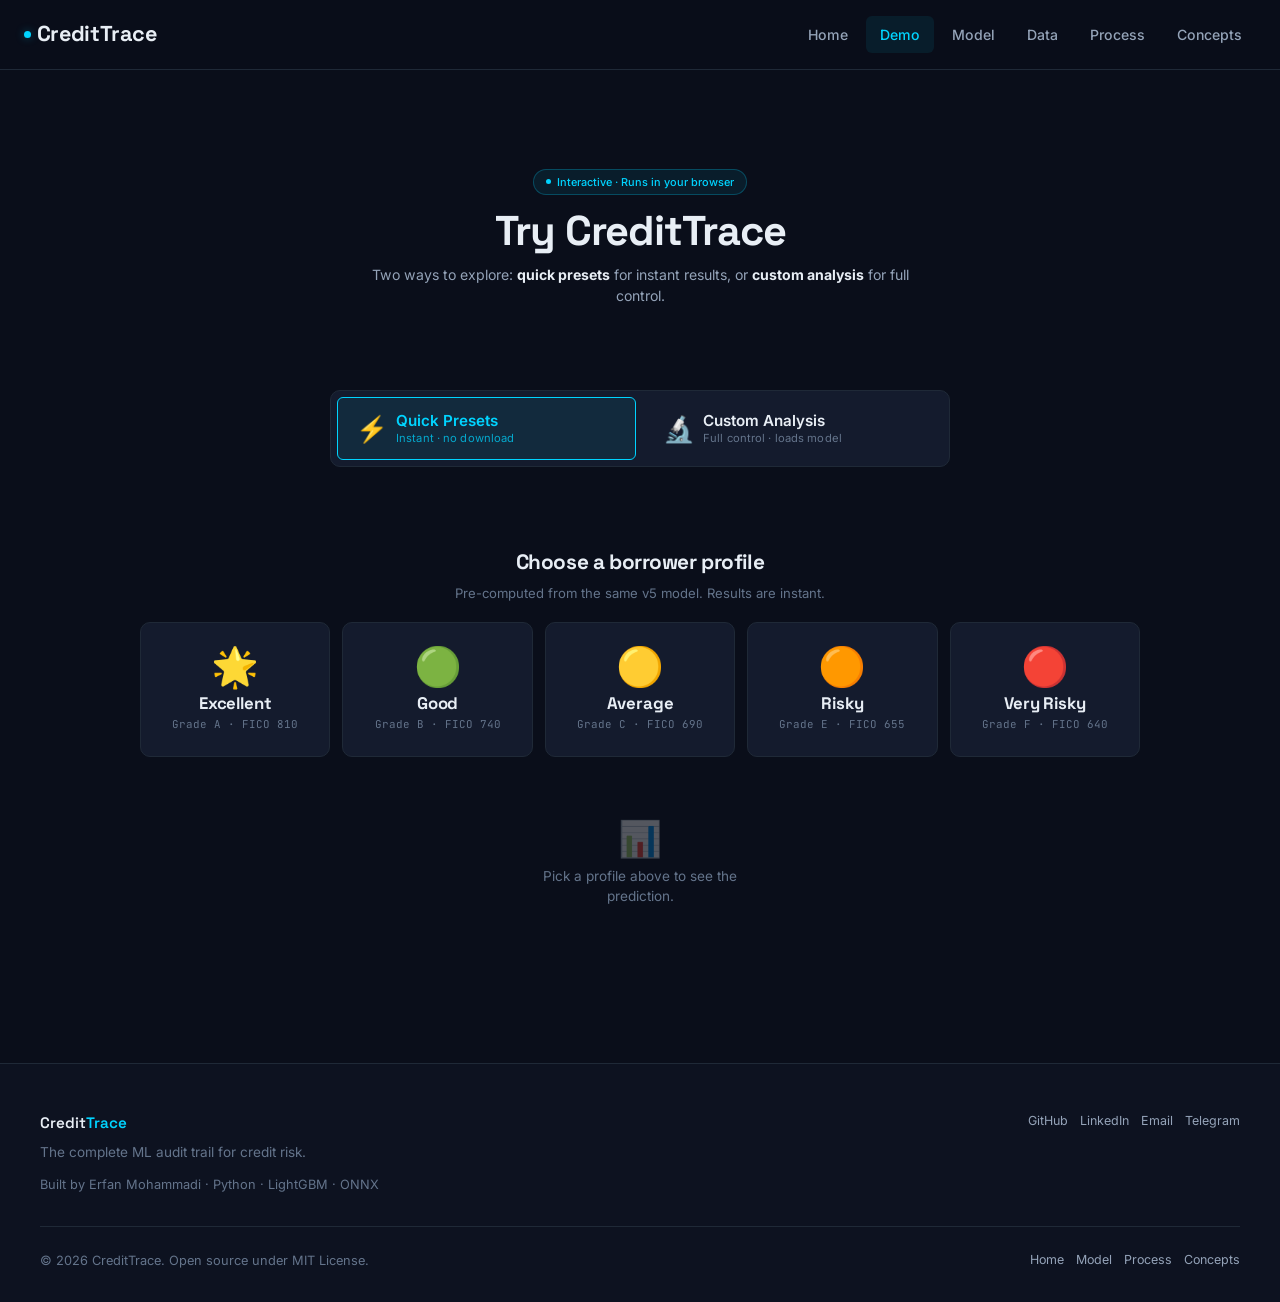
<file: docs/demo.html>
<!DOCTYPE html>
<html lang="en">
<head>
  <meta charset="UTF-8">
  <meta name="viewport" content="width=device-width, initial-scale=1.0">
  <title>Interactive Demo — CreditTrace</title>
  <meta name="description" content="Try CreditTrace: instant preset predictions or full custom analysis with the trained LightGBM model running in your browser.">

  <link rel="icon" type="image/svg+xml" href="favicon.svg">

  <link rel="preconnect" href="https://fonts.googleapis.com">
  <link rel="preconnect" href="https://fonts.gstatic.com" crossorigin>
  <link href="https://fonts.googleapis.com/css2?family=Inter:wght@400;500;600;700&family=Space+Grotesk:wght@500;600;700&family=JetBrains+Mono:wght@400;600;700&display=swap" rel="stylesheet">

  <!-- Cross-Origin Isolation (enables SharedArrayBuffer + multi-threaded WASM) -->
  <script src="coi-serviceworker.js"></script>

  <link rel="stylesheet" href="css/style.css">
  <link rel="stylesheet" href="css/demo.css">
</head>
<body>

  <!-- ============ NAVBAR ============ -->
  <nav class="navbar">
    <a href="index.html" class="logo">CreditTrace</a>
    <nav>
      <a href="index.html">Home</a>
      <a href="demo.html" class="active">Demo</a>
      <a href="model.html">Model</a>
      <a href="data.html">Data</a>
      <a href="process.html">Process</a>
      <a href="concepts.html">Concepts</a>
    </nav>
  </nav>

  <!-- ============ HERO ============ -->
  <section class="section" style="padding-bottom: 0.75rem;">
    <div class="container text-center">
      <div class="hero-badge" style="margin-bottom: 0.75rem;">
        <span class="hero-badge-dot"></span>
        Interactive · Runs in your browser
      </div>
      <h1 style="font-family: var(--font-heading); font-size: clamp(1.6rem, 5vw, 2.6rem); letter-spacing: -1px; margin-bottom: 0.6rem; line-height: 1.15;">
        Try <span class="gradient">CreditTrace</span>
      </h1>
      <p class="text-muted" style="max-width: 560px; margin: 0 auto; font-size: 0.88rem;">
        Two ways to explore: <strong style="color: var(--text);">quick presets</strong> for instant results,
        or <strong style="color: var(--text);">custom analysis</strong> for full control.
      </p>
    </div>
  </section>

  <!-- ============ TABS ============ -->
  <section class="section" style="padding-top: 0.5rem; padding-bottom: 1rem;">
    <div class="container-narrow">
      <div class="demo-tabs" role="tablist">
        <button class="demo-tab active" data-tab="quick" role="tab" aria-selected="true">
          <span class="demo-tab-icon">⚡</span>
          <span class="demo-tab-label">
            <span class="demo-tab-title">Quick Presets</span>
            <span class="demo-tab-sub">Instant · no download</span>
          </span>
        </button>
        <button class="demo-tab" data-tab="custom" role="tab" aria-selected="false">
          <span class="demo-tab-icon">🔬</span>
          <span class="demo-tab-label">
            <span class="demo-tab-title">Custom Analysis</span>
            <span class="demo-tab-sub">Full control · loads model</span>
          </span>
        </button>
      </div>
    </div>
  </section>

  <!-- ============ TAB: QUICK PRESETS ============ -->
  <section class="section" style="padding-top: 0;">
    <div class="container">

      <div id="panel-quick" class="demo-panel">
        <div class="quick-header">
          <h2 class="quick-title">Choose a borrower profile</h2>
          <p class="quick-sub text-dim">
            Pre-computed from the same v5 model. Results are instant.
          </p>
        </div>

        <div class="presets-grid">
          <button class="preset-card" data-preset="excellent">
            <span class="preset-emoji">🌟</span>
            <span class="preset-name">Excellent</span>
            <span class="preset-meta">Grade A · FICO 810</span>
          </button>
          <button class="preset-card" data-preset="good">
            <span class="preset-emoji">🟢</span>
            <span class="preset-name">Good</span>
            <span class="preset-meta">Grade B · FICO 740</span>
          </button>
          <button class="preset-card" data-preset="average">
            <span class="preset-emoji">🟡</span>
            <span class="preset-name">Average</span>
            <span class="preset-meta">Grade C · FICO 690</span>
          </button>
          <button class="preset-card" data-preset="risky">
            <span class="preset-emoji">🟠</span>
            <span class="preset-name">Risky</span>
            <span class="preset-meta">Grade E · FICO 655</span>
          </button>
          <button class="preset-card" data-preset="very_risky">
            <span class="preset-emoji">🔴</span>
            <span class="preset-name">Very Risky</span>
            <span class="preset-meta">Grade F · FICO 640</span>
          </button>
        </div>

        <div id="quick-results" class="quick-results">
          <div class="results-empty">
            <div class="results-empty-icon">📊</div>
            <p>Pick a profile above to see the prediction.</p>
          </div>
        </div>
      </div>

      <!-- ============ TAB: CUSTOM ANALYSIS ============ -->
      <div id="panel-custom" class="demo-panel" style="display: none;">

        <!-- Stage 1: Choose mode -->
        <div id="custom-stage-warning" class="custom-stage">
          <div class="custom-warning-card">
            <div class="custom-warning-icon">⚙️</div>
            <h2>Choose how to run</h2>
            <p class="text-muted" style="margin-bottom: 1.5rem;">
              Two ways to run custom analysis. Both use the same v5 model.
            </p>

            <div class="run-mode-grid">

              <!-- Cloud mode -->
              <div class="run-mode-card">
                <div class="run-mode-icon">☁️</div>
                <h3 class="run-mode-title">Use Cloud Version</h3>
                <p class="run-mode-subtitle">Fast · Streamlit</p>

                <ul class="run-mode-list">
                  <li class="pro">No download needed</li>
                  <li class="pro">Instant results</li>
                  <li class="pro">Better for slow devices</li>
                  <li class="con">Data is sent to a server</li>
                  <li class="con">May take ~30s to wake if idle</li>
                </ul>

                <a class="btn run-mode-btn"
                   id="custom-streamlit"
                   href="https://credit-risk-trace.streamlit.app/"
                   target="_blank"
                   rel="noopener">
                  Open Streamlit Version →
                </a>
              </div>

              <!-- Local mode -->
              <div class="run-mode-card">
                <div class="run-mode-icon">🔒</div>
                <h3 class="run-mode-title">Run Locally</h3>
                <p class="run-mode-subtitle">Private · No server</p>

                <ul class="run-mode-list">
                  <li class="pro">100% private — data stays in your browser</li>
                  <li class="pro">Works offline after first load</li>
                  <li class="pro">No rate limits, unlimited use</li>
                  <li class="con">First load takes ~3 minutes</li>
                  <li class="con">Downloads ~30 MB</li>
                </ul>

                <button class="btn btn-secondary run-mode-btn" id="custom-start">
                  Download &amp; Run Locally
                </button>
              </div>

            </div>

            <div class="custom-warning-actions" style="margin-top: 1.5rem;">
              <button class="btn btn-secondary" id="custom-cancel">
                ← Go back to presets
              </button>
            </div>
          </div>
        </div>

        <!-- Stage 2: Loading -->
        <div id="custom-stage-loading" class="custom-stage" style="display: none;">
          <div class="custom-loading-card">
            <div class="custom-loading-title">Loading Model</div>

            <!-- Step 1: Download -->
            <div class="progress-step active" id="step-download">
              <div class="progress-step-header">
                <span class="progress-step-label">Downloading model</span>
                <span class="progress-step-value" id="download-percent">0%</span>
              </div>
              <div class="progress-bar">
                <div class="progress-bar-fill" id="download-bar" style="width: 0%;"></div>
              </div>
              <div class="progress-step-detail" id="download-detail">
                0 MB / ~30 MB
              </div>
            </div>

            <!-- Step 2: Initialize -->
            <div class="progress-step" id="step-init">
              <div class="progress-step-header">
                <span class="progress-step-label">Initializing runtime</span>
                <span class="progress-step-value" id="init-percent">—</span>
              </div>
              <div class="progress-bar">
                <div class="progress-bar-fill" id="init-bar"></div>
              </div>
              <div class="progress-step-detail" id="init-detail">
                Waiting for download...
              </div>
            </div>

            <p class="custom-loading-tip text-dim">
              💡 This download happens only once. Future visits will be instant.
            </p>
          </div>
        </div>

        <!-- Stage 3: Form + Results -->
        <div id="custom-stage-form" class="custom-stage" style="display: none;">
          <div class="demo-layout">
            <div class="card">
              <h2>Borrower Details</h2>
              <p class="text-dim" style="font-size: 0.85rem; margin-bottom: 1.25rem;">
                Adjust the values and click Analyze.
              </p>

              <div id="demo-form"></div>

              <button class="btn analyze-btn" id="analyze-btn">Analyze</button>
            </div>

            <div class="card result-card">
              <h2>Prediction</h2>
              <div id="results">
                <div class="results-empty">
                  <div class="results-empty-icon">📊</div>
                  <p>Adjust the sliders, then click <strong>Analyze</strong>.</p>
                </div>
              </div>
            </div>
          </div>
        </div>

      </div>

    </div>
  </section>

  <!-- ============ FOOTER ============ -->
  <footer class="footer">
    <div class="footer-content">
      <div>
        <div class="footer-brand">Credit<span>Trace</span></div>
        <p class="text-dim" style="font-size: 0.85rem; margin-top: 0.5rem;">
          The complete ML audit trail for credit risk.
        </p>
        <p class="text-dim" style="font-size: 0.8rem; margin-top: 0.75rem;">
          Built by Erfan Mohammadi · Python · LightGBM · ONNX
        </p>
      </div>

      <div class="footer-links">
        <a href="https://github.com/erfan2mohammadi22" target="_blank" rel="noopener">GitHub</a>
        <a href="https://linkedin.com/in/erfan2mohammadi22" target="_blank" rel="noopener">LinkedIn</a>
        <a href="mailto:erfan2mohammadi22@gmail.com">Email</a>
        <a href="https://t.me/ERFANmmmig29" target="_blank" rel="noopener">Telegram</a>
      </div>
    </div>

    <div class="footer-content" style="margin-top: 2rem; padding-top: 1.5rem; border-top: 1px solid var(--border);">
      <div class="text-dim" style="font-size: 0.8rem;">
        © 2026 CreditTrace. Open source under MIT License.
      </div>
      <div class="footer-links">
        <a href="index.html">Home</a>
        <a href="model.html">Model</a>
        <a href="process.html">Process</a>
        <a href="concepts.html">Concepts</a>
      </div>
    </div>
  </footer>

  <script src="js/main.js"></script>
  <script src="js/demo.js"></script>
</body>
</html>
</file>
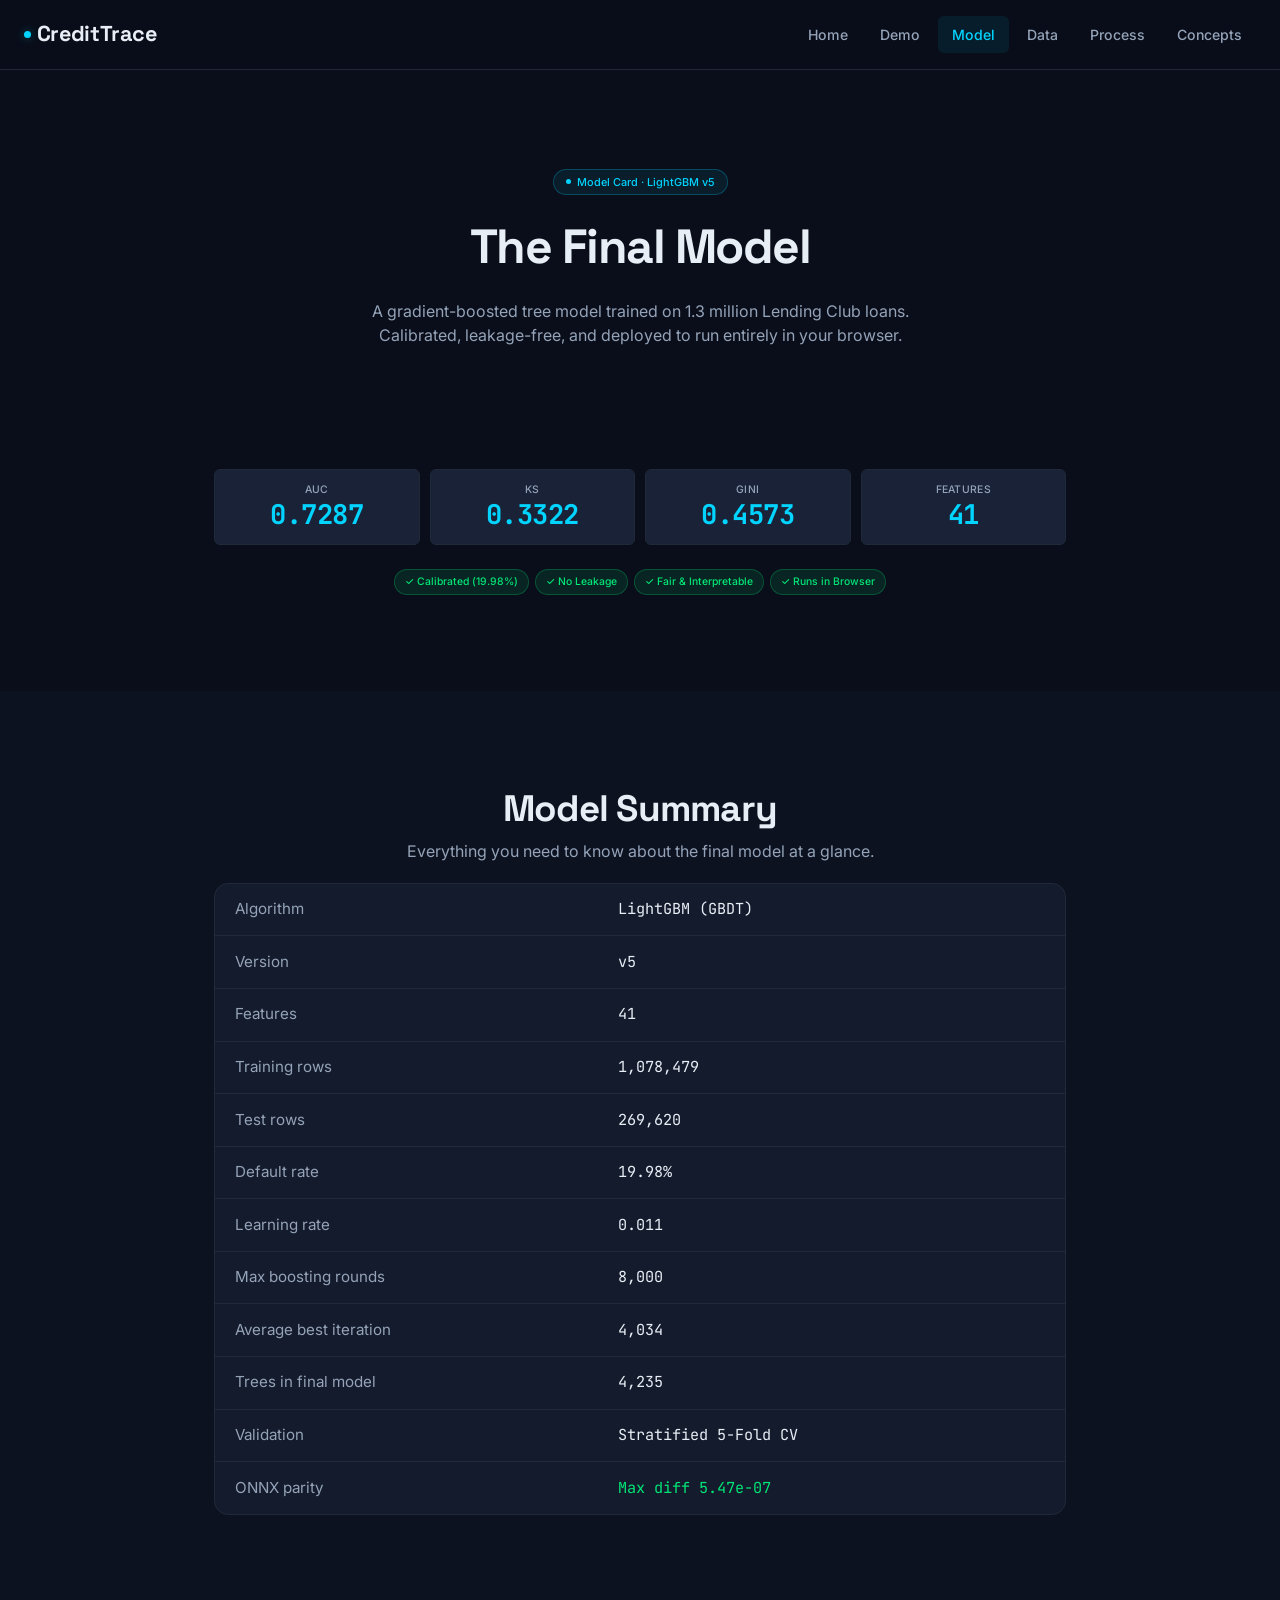
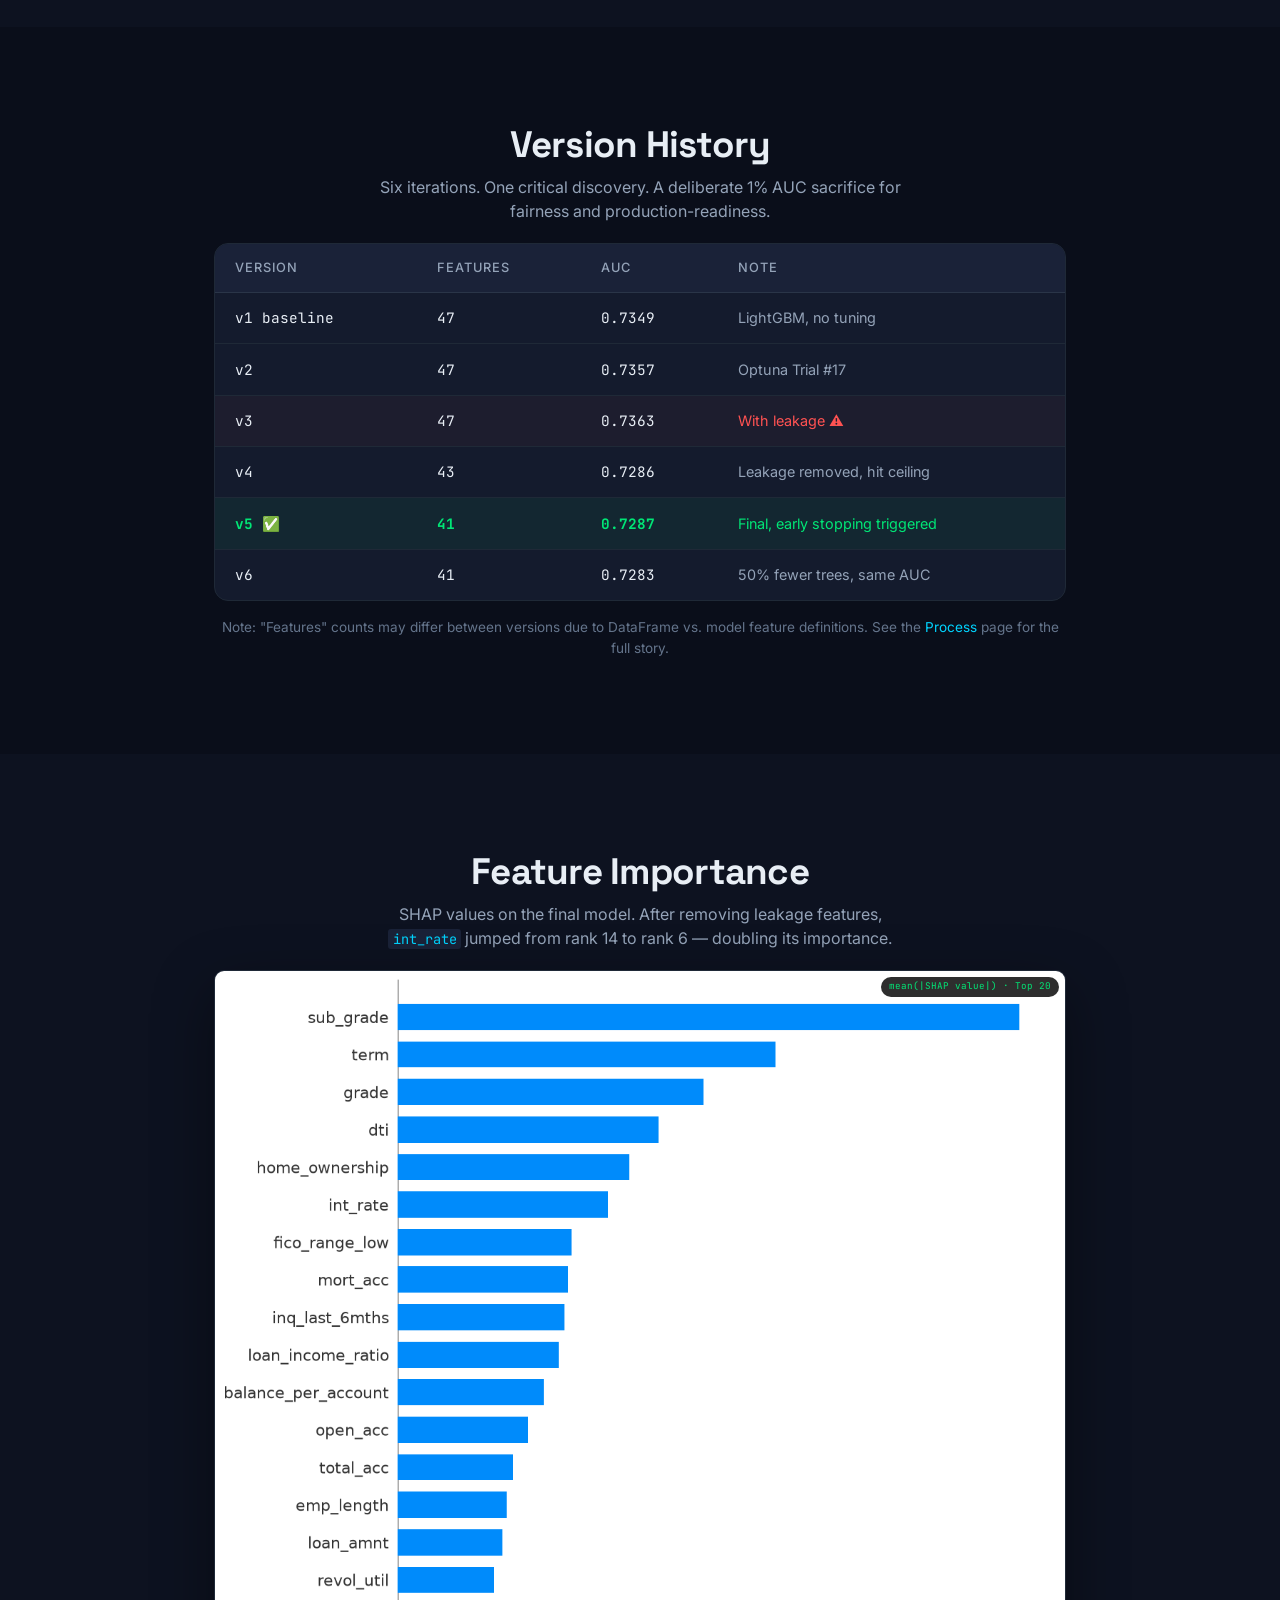
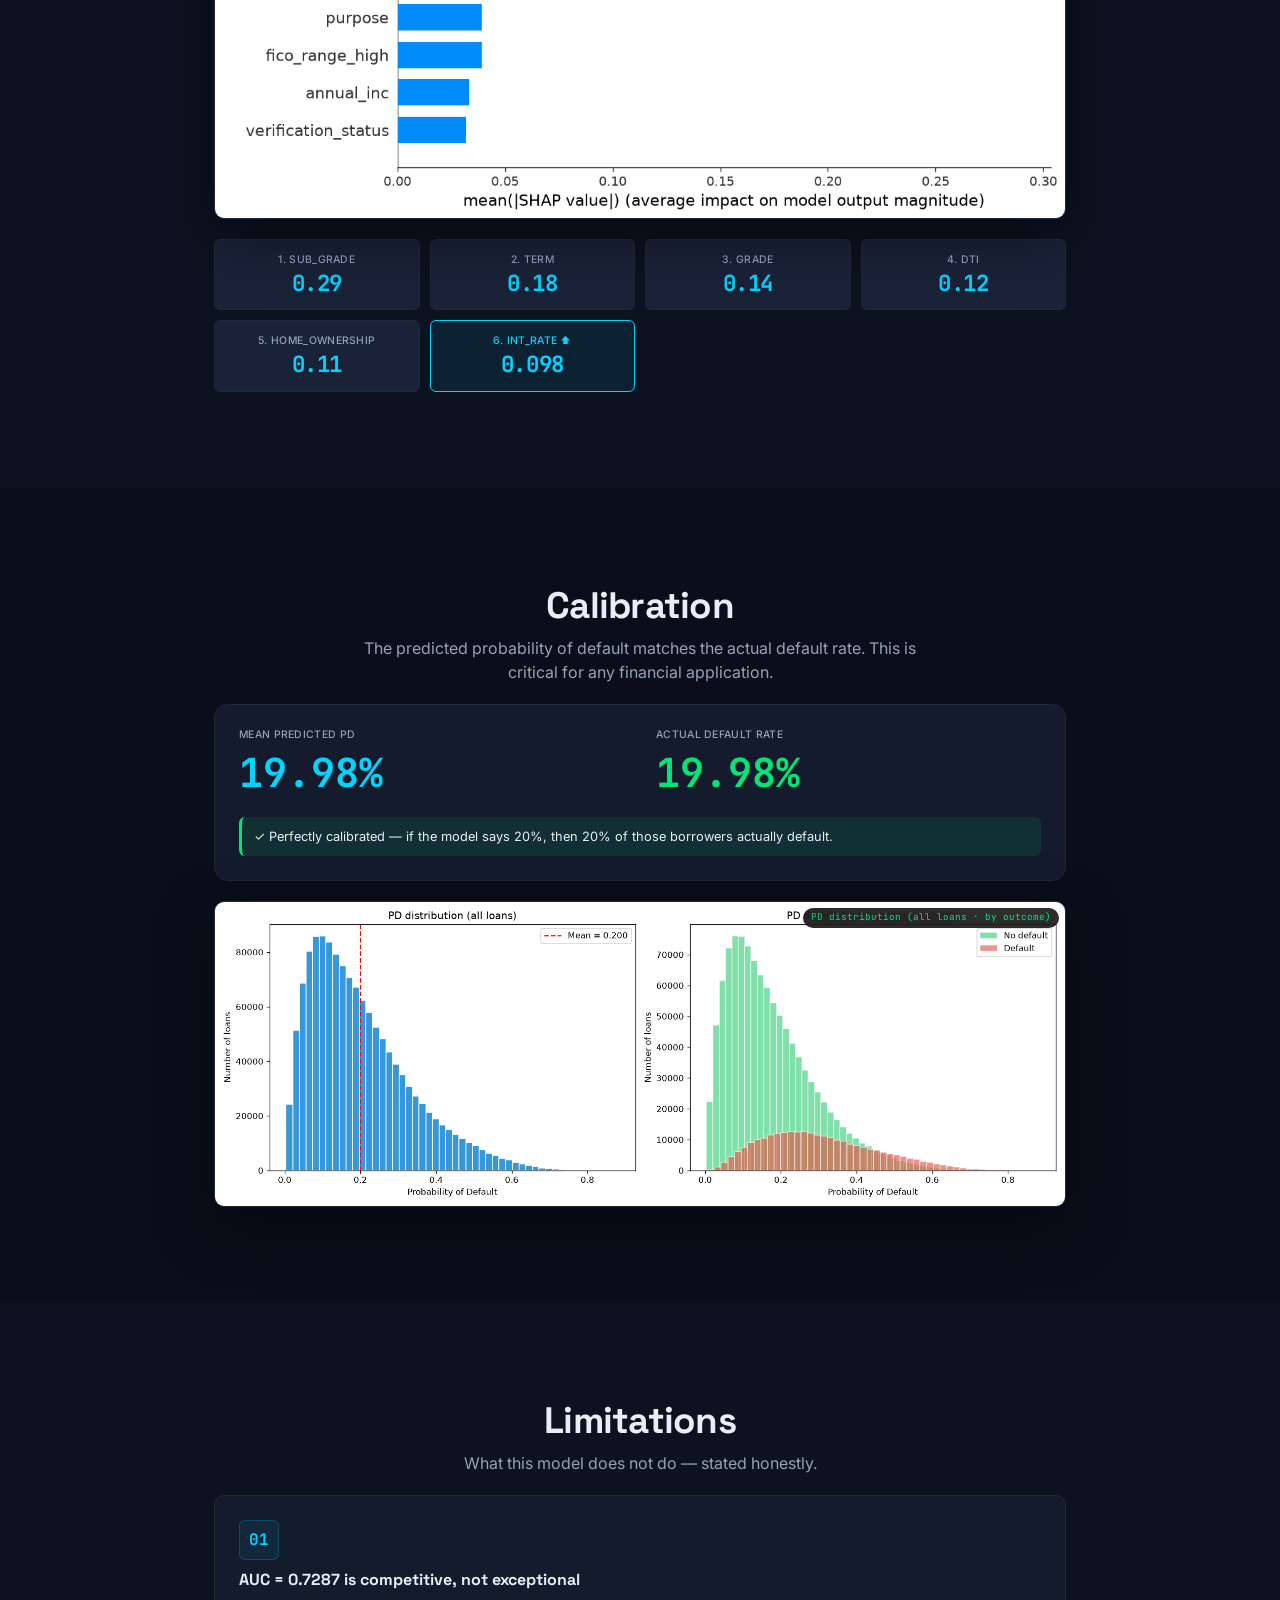
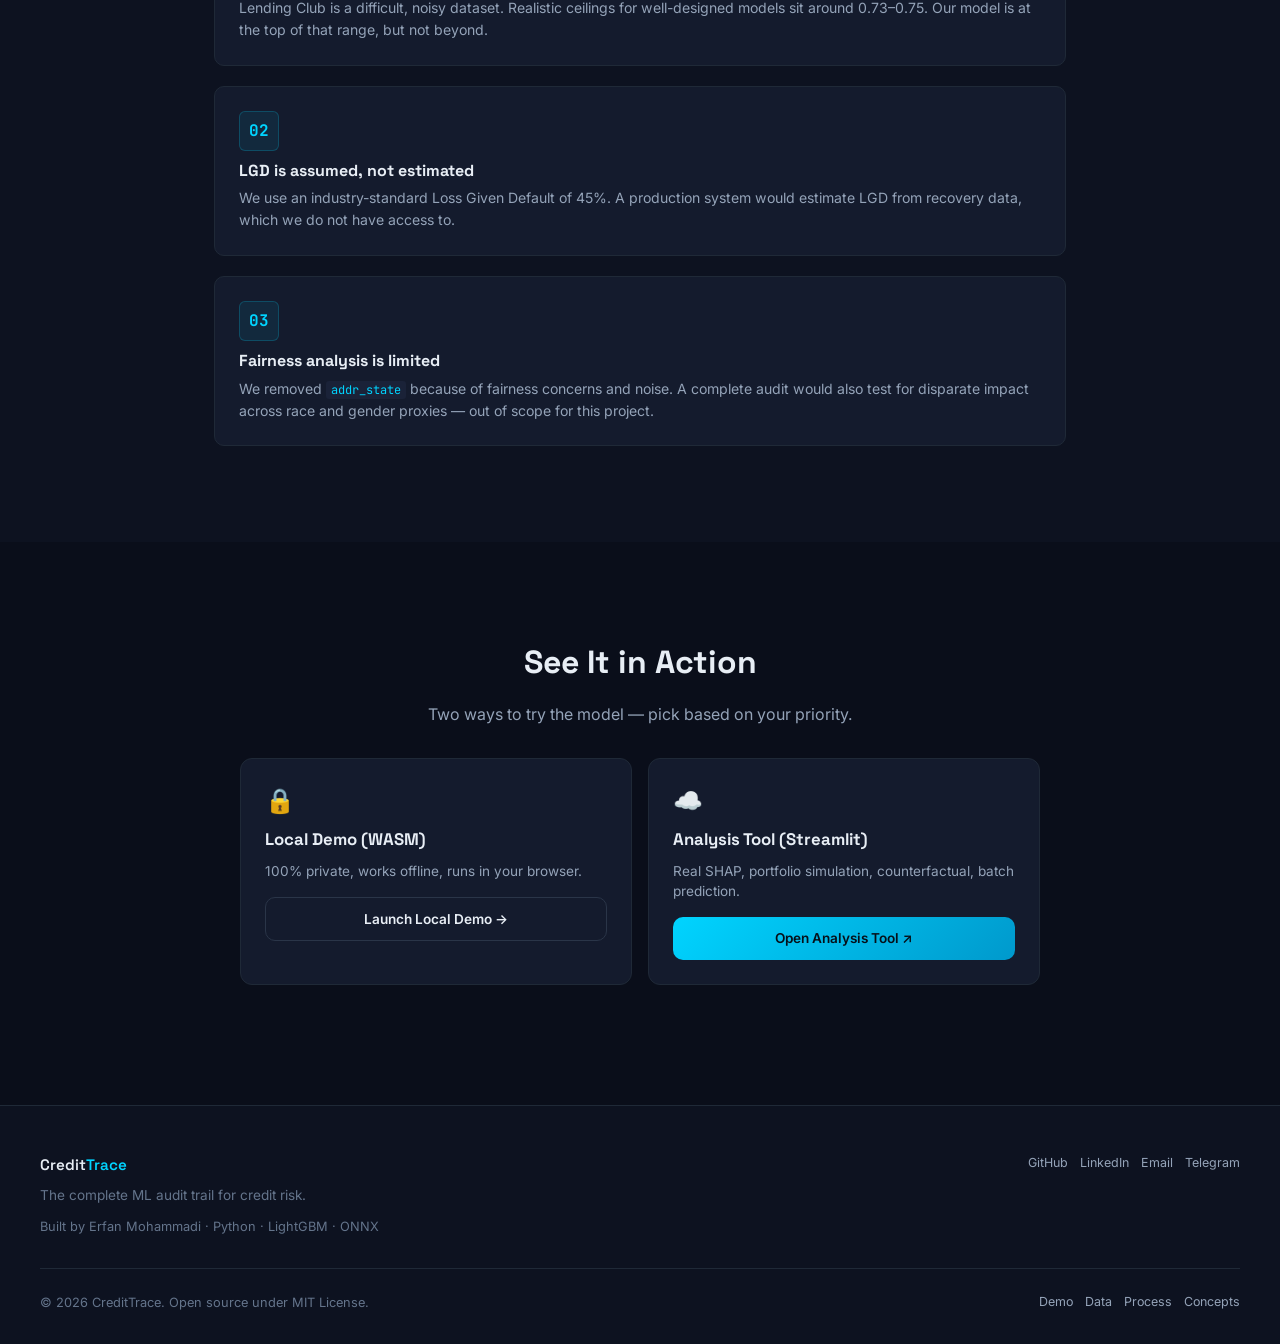
<file: docs/model.html>
<!DOCTYPE html>
<html lang="en">
<head>
  <meta charset="UTF-8">
  <meta name="viewport" content="width=device-width, initial-scale=1.0">
  <link rel="icon" type="image/svg+xml" href="favicon.svg">
  <title>Model Card — CreditTrace</title>
  <meta name="description" content="Model card for CreditTrace: LightGBM v5, AUC 0.7287, calibrated, no leakage. Full metrics, version history, and limitations.">

  <link rel="preconnect" href="https://fonts.googleapis.com">
  <link rel="preconnect" href="https://fonts.gstatic.com" crossorigin>
  <link href="https://fonts.googleapis.com/css2?family=Inter:wght@400;500;600;700&family=Space+Grotesk:wght@500;600;700&family=JetBrains+Mono:wght@400;600;700&display=swap" rel="stylesheet">
  <link rel="stylesheet" href="css/style.css">
</head>
<body>

  <!-- ============ NAVBAR ============ -->
  <nav class="navbar">
    <a href="index.html" class="logo">CreditTrace</a>
    <nav>
      <a href="index.html">Home</a>
      <a href="demo.html">Demo</a>
      <a href="model.html" class="active">Model</a>
      <a href="data.html">Data</a>
      <a href="process.html">Process</a>
      <a href="concepts.html">Concepts</a>
    </nav>
  </nav>

  <!-- ============ HERO ============ -->
  <section class="section" style="padding-bottom: 2rem;">
    <div class="container text-center">
      <div class="hero-badge" style="margin-bottom: 1rem;">
        <span class="hero-badge-dot"></span>
        Model Card · LightGBM v5
      </div>
      <h1 style="font-family: var(--font-heading); font-size: clamp(2rem, 4vw, 3rem); letter-spacing: -1.5px; margin-bottom: 1rem;">
        The <span class="gradient">Final Model</span>
      </h1>
      <p class="text-muted" style="max-width: 620px; margin: 0 auto;">
        A gradient-boosted tree model trained on 1.3 million Lending Club loans.
        Calibrated, leakage-free, and deployed to run entirely in your browser.
      </p>
    </div>
  </section>

  <!-- ============ KEY METRICS ============ -->
  <section class="section" style="padding-top: 1rem;">
    <div class="container-narrow">
      <div class="metric-grid" style="grid-template-columns: repeat(auto-fit, minmax(160px, 1fr));">
        <div class="metric">
          <div class="metric-label">AUC</div>
          <div class="metric-value">0.7287</div>
        </div>
        <div class="metric">
          <div class="metric-label">KS</div>
          <div class="metric-value">0.3322</div>
        </div>
        <div class="metric">
          <div class="metric-label">Gini</div>
          <div class="metric-value">0.4573</div>
        </div>
        <div class="metric">
          <div class="metric-label">Features</div>
          <div class="metric-value">41</div>
        </div>
      </div>

      <div class="stat-badges" style="margin-top: 1.5rem;">
        <span class="badge">✓ Calibrated (19.98%)</span>
        <span class="badge">✓ No Leakage</span>
        <span class="badge">✓ Fair &amp; Interpretable</span>
        <span class="badge">✓ Runs in Browser</span>
      </div>
    </div>
  </section>

  <!-- ============ MODEL SUMMARY ============ -->
  <section class="section section-alt">
    <div class="container-narrow">
      <div class="section-header reveal">
        <h2>Model Summary</h2>
        <p>Everything you need to know about the final model at a glance.</p>
      </div>

      <div class="card reveal" style="padding: 0;">
        <table style="width: 100%; border-collapse: collapse; font-size: 0.95rem;">
          <tbody>
            <tr style="border-bottom: 1px solid var(--border);">
              <td style="padding: 0.9rem 1.25rem; color: var(--text-muted); width: 45%;">Algorithm</td>
              <td style="padding: 0.9rem 1.25rem; font-family: var(--font-mono);">LightGBM (GBDT)</td>
            </tr>
            <tr style="border-bottom: 1px solid var(--border);">
              <td style="padding: 0.9rem 1.25rem; color: var(--text-muted);">Version</td>
              <td style="padding: 0.9rem 1.25rem; font-family: var(--font-mono);">v5</td>
            </tr>
            <tr style="border-bottom: 1px solid var(--border);">
              <td style="padding: 0.9rem 1.25rem; color: var(--text-muted);">Features</td>
              <td style="padding: 0.9rem 1.25rem; font-family: var(--font-mono);">41</td>
            </tr>
            <tr style="border-bottom: 1px solid var(--border);">
              <td style="padding: 0.9rem 1.25rem; color: var(--text-muted);">Training rows</td>
              <td style="padding: 0.9rem 1.25rem; font-family: var(--font-mono);">1,078,479</td>
            </tr>
            <tr style="border-bottom: 1px solid var(--border);">
              <td style="padding: 0.9rem 1.25rem; color: var(--text-muted);">Test rows</td>
              <td style="padding: 0.9rem 1.25rem; font-family: var(--font-mono);">269,620</td>
            </tr>
            <tr style="border-bottom: 1px solid var(--border);">
              <td style="padding: 0.9rem 1.25rem; color: var(--text-muted);">Default rate</td>
              <td style="padding: 0.9rem 1.25rem; font-family: var(--font-mono);">19.98%</td>
            </tr>
            <tr style="border-bottom: 1px solid var(--border);">
              <td style="padding: 0.9rem 1.25rem; color: var(--text-muted);">Learning rate</td>
              <td style="padding: 0.9rem 1.25rem; font-family: var(--font-mono);">0.011</td>
            </tr>
            <tr style="border-bottom: 1px solid var(--border);">
              <td style="padding: 0.9rem 1.25rem; color: var(--text-muted);">Max boosting rounds</td>
              <td style="padding: 0.9rem 1.25rem; font-family: var(--font-mono);">8,000</td>
            </tr>
            <tr style="border-bottom: 1px solid var(--border);">
              <td style="padding: 0.9rem 1.25rem; color: var(--text-muted);">Average best iteration</td>
              <td style="padding: 0.9rem 1.25rem; font-family: var(--font-mono);">4,034</td>
            </tr>
            <tr style="border-bottom: 1px solid var(--border);">
              <td style="padding: 0.9rem 1.25rem; color: var(--text-muted);">Trees in final model</td>
              <td style="padding: 0.9rem 1.25rem; font-family: var(--font-mono);">4,235</td>
            </tr>
            <tr style="border-bottom: 1px solid var(--border);">
              <td style="padding: 0.9rem 1.25rem; color: var(--text-muted);">Validation</td>
              <td style="padding: 0.9rem 1.25rem; font-family: var(--font-mono);">Stratified 5-Fold CV</td>
            </tr>
            <tr>
              <td style="padding: 0.9rem 1.25rem; color: var(--text-muted);">ONNX parity</td>
              <td style="padding: 0.9rem 1.25rem; font-family: var(--font-mono); color: var(--success);">Max diff 5.47e-07</td>
            </tr>
          </tbody>
        </table>
      </div>
    </div>
  </section>

  <!-- ============ VERSION HISTORY ============ -->
  <section class="section">
    <div class="container-narrow">
      <div class="section-header reveal">
        <h2>Version History</h2>
        <p>
          Six iterations. One critical discovery. A deliberate 1% AUC sacrifice
          for fairness and production-readiness.
        </p>
      </div>

      <div class="card reveal" style="padding: 0; overflow-x: auto;">
        <table style="width: 100%; border-collapse: collapse; font-size: 0.9rem; min-width: 600px;">
          <thead>
            <tr style="border-bottom: 1px solid var(--border-light); background: var(--card-hover);">
              <th style="padding: 0.9rem 1.25rem; text-align: left; color: var(--text-muted); font-weight: 500; font-size: 0.8rem; text-transform: uppercase; letter-spacing: 1px;">Version</th>
              <th style="padding: 0.9rem 1.25rem; text-align: left; color: var(--text-muted); font-weight: 500; font-size: 0.8rem; text-transform: uppercase; letter-spacing: 1px;">Features</th>
              <th style="padding: 0.9rem 1.25rem; text-align: left; color: var(--text-muted); font-weight: 500; font-size: 0.8rem; text-transform: uppercase; letter-spacing: 1px;">AUC</th>
              <th style="padding: 0.9rem 1.25rem; text-align: left; color: var(--text-muted); font-weight: 500; font-size: 0.8rem; text-transform: uppercase; letter-spacing: 1px;">Note</th>
            </tr>
          </thead>
          <tbody>
            <tr style="border-bottom: 1px solid var(--border);">
              <td style="padding: 0.9rem 1.25rem; font-family: var(--font-mono);">v1 baseline</td>
              <td style="padding: 0.9rem 1.25rem; font-family: var(--font-mono);">47</td>
              <td style="padding: 0.9rem 1.25rem; font-family: var(--font-mono);">0.7349</td>
              <td style="padding: 0.9rem 1.25rem; color: var(--text-muted);">LightGBM, no tuning</td>
            </tr>
            <tr style="border-bottom: 1px solid var(--border);">
              <td style="padding: 0.9rem 1.25rem; font-family: var(--font-mono);">v2</td>
              <td style="padding: 0.9rem 1.25rem; font-family: var(--font-mono);">47</td>
              <td style="padding: 0.9rem 1.25rem; font-family: var(--font-mono);">0.7357</td>
              <td style="padding: 0.9rem 1.25rem; color: var(--text-muted);">Optuna Trial #17</td>
            </tr>
            <tr style="border-bottom: 1px solid var(--border); background: rgba(255, 82, 82, 0.04);">
              <td style="padding: 0.9rem 1.25rem; font-family: var(--font-mono);">v3</td>
              <td style="padding: 0.9rem 1.25rem; font-family: var(--font-mono);">47</td>
              <td style="padding: 0.9rem 1.25rem; font-family: var(--font-mono);">0.7363</td>
              <td style="padding: 0.9rem 1.25rem; color: var(--danger);">With leakage ⚠️</td>
            </tr>
            <tr style="border-bottom: 1px solid var(--border);">
              <td style="padding: 0.9rem 1.25rem; font-family: var(--font-mono);">v4</td>
              <td style="padding: 0.9rem 1.25rem; font-family: var(--font-mono);">43</td>
              <td style="padding: 0.9rem 1.25rem; font-family: var(--font-mono);">0.7286</td>
              <td style="padding: 0.9rem 1.25rem; color: var(--text-muted);">Leakage removed, hit ceiling</td>
            </tr>
            <tr style="border-bottom: 1px solid var(--border); background: rgba(0, 230, 118, 0.06);">
              <td style="padding: 0.9rem 1.25rem; font-family: var(--font-mono); color: var(--success); font-weight: 700;">v5 ✅</td>
              <td style="padding: 0.9rem 1.25rem; font-family: var(--font-mono); color: var(--success); font-weight: 700;">41</td>
              <td style="padding: 0.9rem 1.25rem; font-family: var(--font-mono); color: var(--success); font-weight: 700;">0.7287</td>
              <td style="padding: 0.9rem 1.25rem; color: var(--success);">Final, early stopping triggered</td>
            </tr>
            <tr>
              <td style="padding: 0.9rem 1.25rem; font-family: var(--font-mono);">v6</td>
              <td style="padding: 0.9rem 1.25rem; font-family: var(--font-mono);">41</td>
              <td style="padding: 0.9rem 1.25rem; font-family: var(--font-mono);">0.7283</td>
              <td style="padding: 0.9rem 1.25rem; color: var(--text-muted);">50% fewer trees, same AUC</td>
            </tr>
          </tbody>
        </table>
      </div>

      <p class="text-dim text-center mt-2" style="font-size: 0.85rem;">
        Note: "Features" counts may differ between versions due to DataFrame vs. model feature definitions.
        See the <a href="process.html" style="color: var(--accent); text-decoration: none;">Process</a> page for the full story.
      </p>
    </div>
  </section>

  <!-- ============ FEATURE IMPORTANCE ============ -->
  <section class="section section-alt">
    <div class="container-narrow">
      <div class="section-header reveal">
        <h2>Feature Importance</h2>
        <p>
          SHAP values on the final model. After removing leakage features,
          <code class="mono">int_rate</code> jumped from rank 14 to rank 6 — doubling its importance.
        </p>
      </div>

      <div class="preview-wrap reveal">
        <img src="figures/06_shap_importance.png" alt="SHAP feature importance">
        <div class="preview-badge">mean(|SHAP value|) · Top 20</div>
      </div>

      <div class="metric-grid mt-3" style="grid-template-columns: repeat(auto-fit, minmax(180px, 1fr));">
        <div class="metric">
          <div class="metric-label">1. sub_grade</div>
          <div class="metric-value" style="font-size: 1.4rem;">0.29</div>
        </div>
        <div class="metric">
          <div class="metric-label">2. term</div>
          <div class="metric-value" style="font-size: 1.4rem;">0.18</div>
        </div>
        <div class="metric">
          <div class="metric-label">3. grade</div>
          <div class="metric-value" style="font-size: 1.4rem;">0.14</div>
        </div>
        <div class="metric">
          <div class="metric-label">4. dti</div>
          <div class="metric-value" style="font-size: 1.4rem;">0.12</div>
        </div>
        <div class="metric">
          <div class="metric-label">5. home_ownership</div>
          <div class="metric-value" style="font-size: 1.4rem;">0.11</div>
        </div>
        <div class="metric" style="border-color: var(--accent); background: rgba(0, 212, 255, 0.08);">
          <div class="metric-label" style="color: var(--accent);">6. int_rate ⬆️</div>
          <div class="metric-value" style="font-size: 1.4rem;">0.098</div>
        </div>
      </div>
    </div>
  </section>

  <!-- ============ CALIBRATION ============ -->
  <section class="section">
    <div class="container-narrow">
      <div class="section-header reveal">
        <h2>Calibration</h2>
        <p>
          The predicted probability of default matches the actual default rate.
          This is critical for any financial application.
        </p>
      </div>

      <div class="card reveal">
        <div style="display: grid; grid-template-columns: 1fr 1fr; gap: 2rem; align-items: center;">
          <div>
            <div class="metric-label" style="margin-bottom: 0.75rem;">Mean predicted PD</div>
            <div style="font-family: var(--font-mono); font-size: 2.5rem; font-weight: 700; color: var(--accent); line-height: 1;">
              19.98%
            </div>
          </div>
          <div>
            <div class="metric-label" style="margin-bottom: 0.75rem;">Actual default rate</div>
            <div style="font-family: var(--font-mono); font-size: 2.5rem; font-weight: 700; color: var(--success); line-height: 1;">
              19.98%
            </div>
          </div>
        </div>

        <div class="status status-success" style="margin-top: 1.5rem; margin-bottom: 0;">
          ✓ Perfectly calibrated — if the model says 20%, then 20% of those borrowers actually default.
        </div>
      </div>

      <div class="preview-wrap reveal mt-3">
        <img src="figures/09_pd_distribution.png" alt="PD distribution">
        <div class="preview-badge">PD distribution (all loans · by outcome)</div>
      </div>
    </div>
  </section>

  <!-- ============ LIMITATIONS ============ -->
  <section class="section section-alt">
    <div class="container-narrow">
      <div class="section-header reveal">
        <h2>Limitations</h2>
        <p>What this model does not do — stated honestly.</p>
      </div>

      <div class="features-grid reveal" style="grid-template-columns: 1fr;">
        <div class="feature-card">
          <div class="feature-icon">01</div>
          <h3>AUC = 0.7287 is competitive, not exceptional</h3>
          <p>
            Lending Club is a difficult, noisy dataset. Realistic ceilings
            for well-designed models sit around 0.73–0.75. Our model is at the
            top of that range, but not beyond.
          </p>
        </div>

        <div class="feature-card">
          <div class="feature-icon">02</div>
          <h3>LGD is assumed, not estimated</h3>
          <p>
            We use an industry-standard Loss Given Default of 45%.
            A production system would estimate LGD from recovery data,
            which we do not have access to.
          </p>
        </div>

        <div class="feature-card">
          <div class="feature-icon">03</div>
          <h3>Fairness analysis is limited</h3>
          <p>
            We removed <code class="mono">addr_state</code> because of fairness
            concerns and noise. A complete audit would also test for disparate
            impact across race and gender proxies — out of scope for this project.
          </p>
        </div>
      </div>
    </div>
  </section>

  <!-- ============ CTA ============ -->
  <section class="section">
    <div class="container-narrow text-center reveal">
      <h2 style="font-family: var(--font-heading); font-size: 2rem; margin-bottom: 1rem;">
        See It in Action
      </h2>
      <p class="text-muted" style="max-width: 600px; margin: 0 auto 2rem;">
        Two ways to try the model — pick based on your priority.
      </p>

      <div style="display: grid; grid-template-columns: repeat(auto-fit, minmax(280px, 1fr)); gap: 1rem; max-width: 800px; margin: 0 auto;">
        <div style="background: var(--card); border: 1px solid var(--border); border-radius: 12px; padding: 1.5rem; text-align: left;">
          <div style="font-family: var(--font-mono); font-size: 1.5rem; margin-bottom: 0.5rem;">🔒</div>
          <h3 style="font-family: var(--font-heading); font-size: 1.05rem; margin-bottom: 0.5rem;">Local Demo (WASM)</h3>
          <p class="text-muted" style="font-size: 0.85rem; margin-bottom: 1rem;">
            100% private, works offline, runs in your browser.
          </p>
          <a href="demo.html" class="btn btn-secondary" style="width: 100%; font-size: 0.85rem;">Launch Local Demo →</a>
        </div>

        <div style="background: var(--card); border: 1px solid var(--border); border-radius: 12px; padding: 1.5rem; text-align: left;">
          <div style="font-family: var(--font-mono); font-size: 1.5rem; margin-bottom: 0.5rem;">☁️</div>
          <h3 style="font-family: var(--font-heading); font-size: 1.05rem; margin-bottom: 0.5rem;">Analysis Tool (Streamlit)</h3>
          <p class="text-muted" style="font-size: 0.85rem; margin-bottom: 1rem;">
            Real SHAP, portfolio simulation, counterfactual, batch prediction.
          </p>
          <a href="https://credit-risk-trace.streamlit.app/" target="_blank" rel="noopener"
             class="btn" style="width: 100%; font-size: 0.85rem;">Open Analysis Tool ↗</a>
        </div>
      </div>
    </div>
  </section>

  <!-- ============ FOOTER ============ -->
  <footer class="footer">
    <div class="footer-content">
      <div>
        <div class="footer-brand">Credit<span>Trace</span></div>
        <p class="text-dim" style="font-size: 0.85rem; margin-top: 0.5rem;">
          The complete ML audit trail for credit risk.
        </p>
        <p class="text-dim" style="font-size: 0.8rem; margin-top: 0.75rem;">
          Built by Erfan Mohammadi · Python · LightGBM · ONNX
        </p>
      </div>

      <div class="footer-links">
        <a href="https://github.com/erfan2mohammadi22" target="_blank" rel="noopener">GitHub</a>
        <a href="https://linkedin.com/in/erfan2mohammadi22" target="_blank" rel="noopener">LinkedIn</a>
        <a href="mailto:erfan2mohammadi22@gmail.com">Email</a>
        <a href="https://t.me/ERFANmmmig29" target="_blank" rel="noopener">Telegram</a>
      </div>
    </div>

    <div class="footer-content" style="margin-top: 2rem; padding-top: 1.5rem; border-top: 1px solid var(--border);">
      <div class="text-dim" style="font-size: 0.8rem;">
        © 2026 CreditTrace. Open source under MIT License.
      </div>
      <div class="footer-links">
        <a href="demo.html">Demo</a>
        <a href="data.html">Data</a>
        <a href="process.html">Process</a>
        <a href="concepts.html">Concepts</a>
      </div>
    </div>
  </footer>

  <script src="js/main.js"></script>
</body>
</html>
</file>
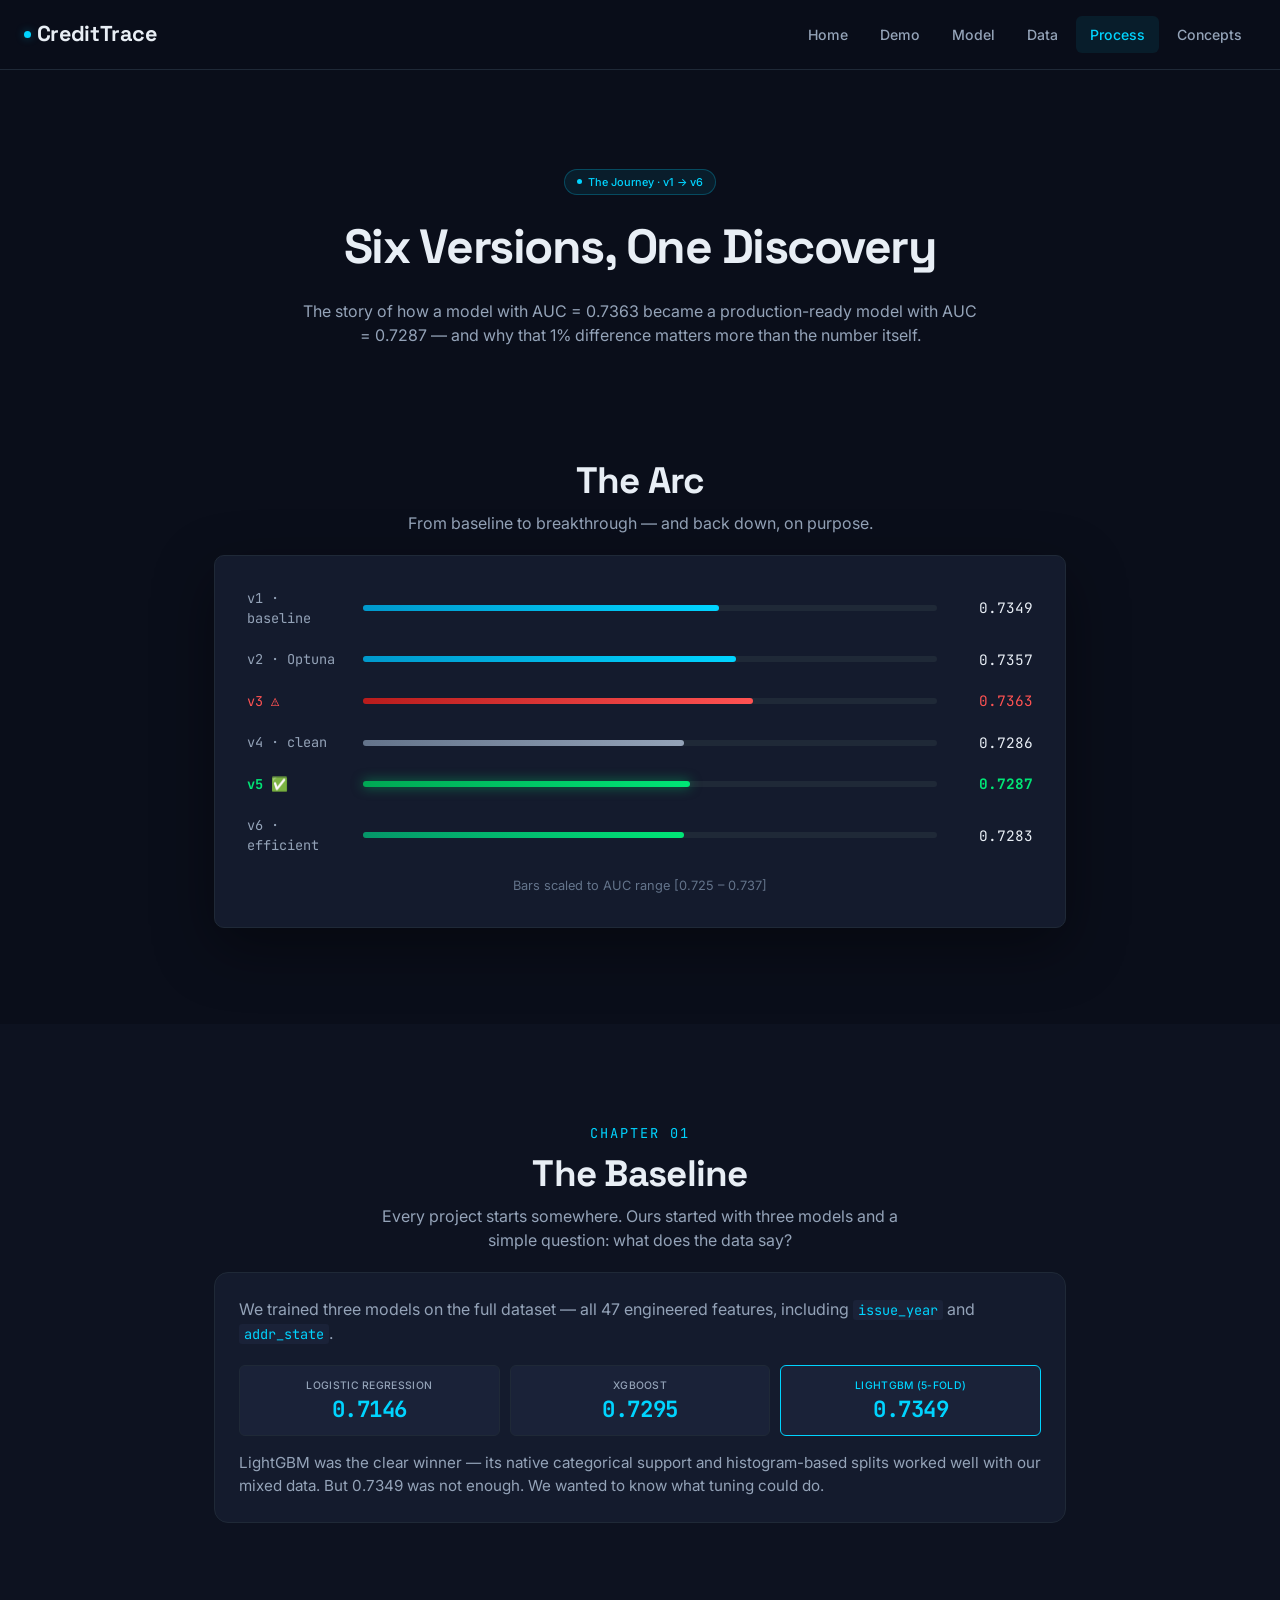
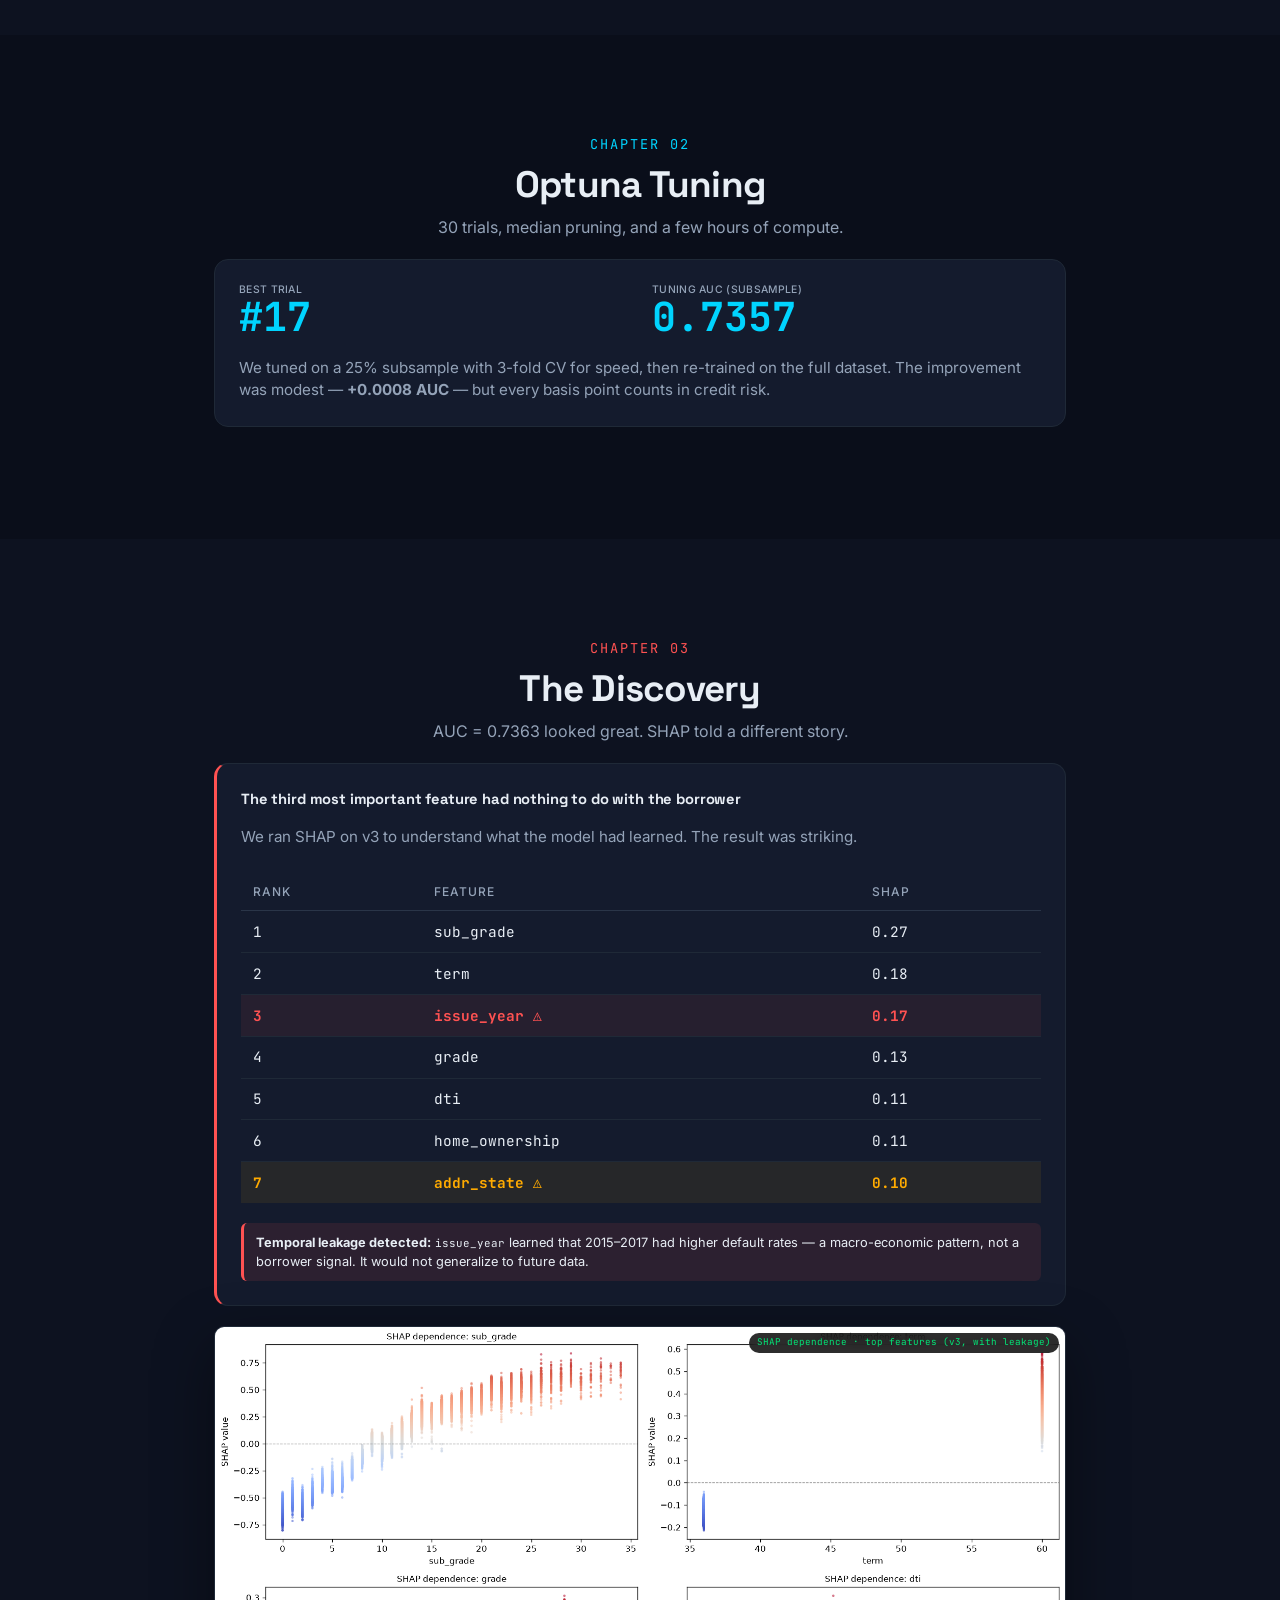
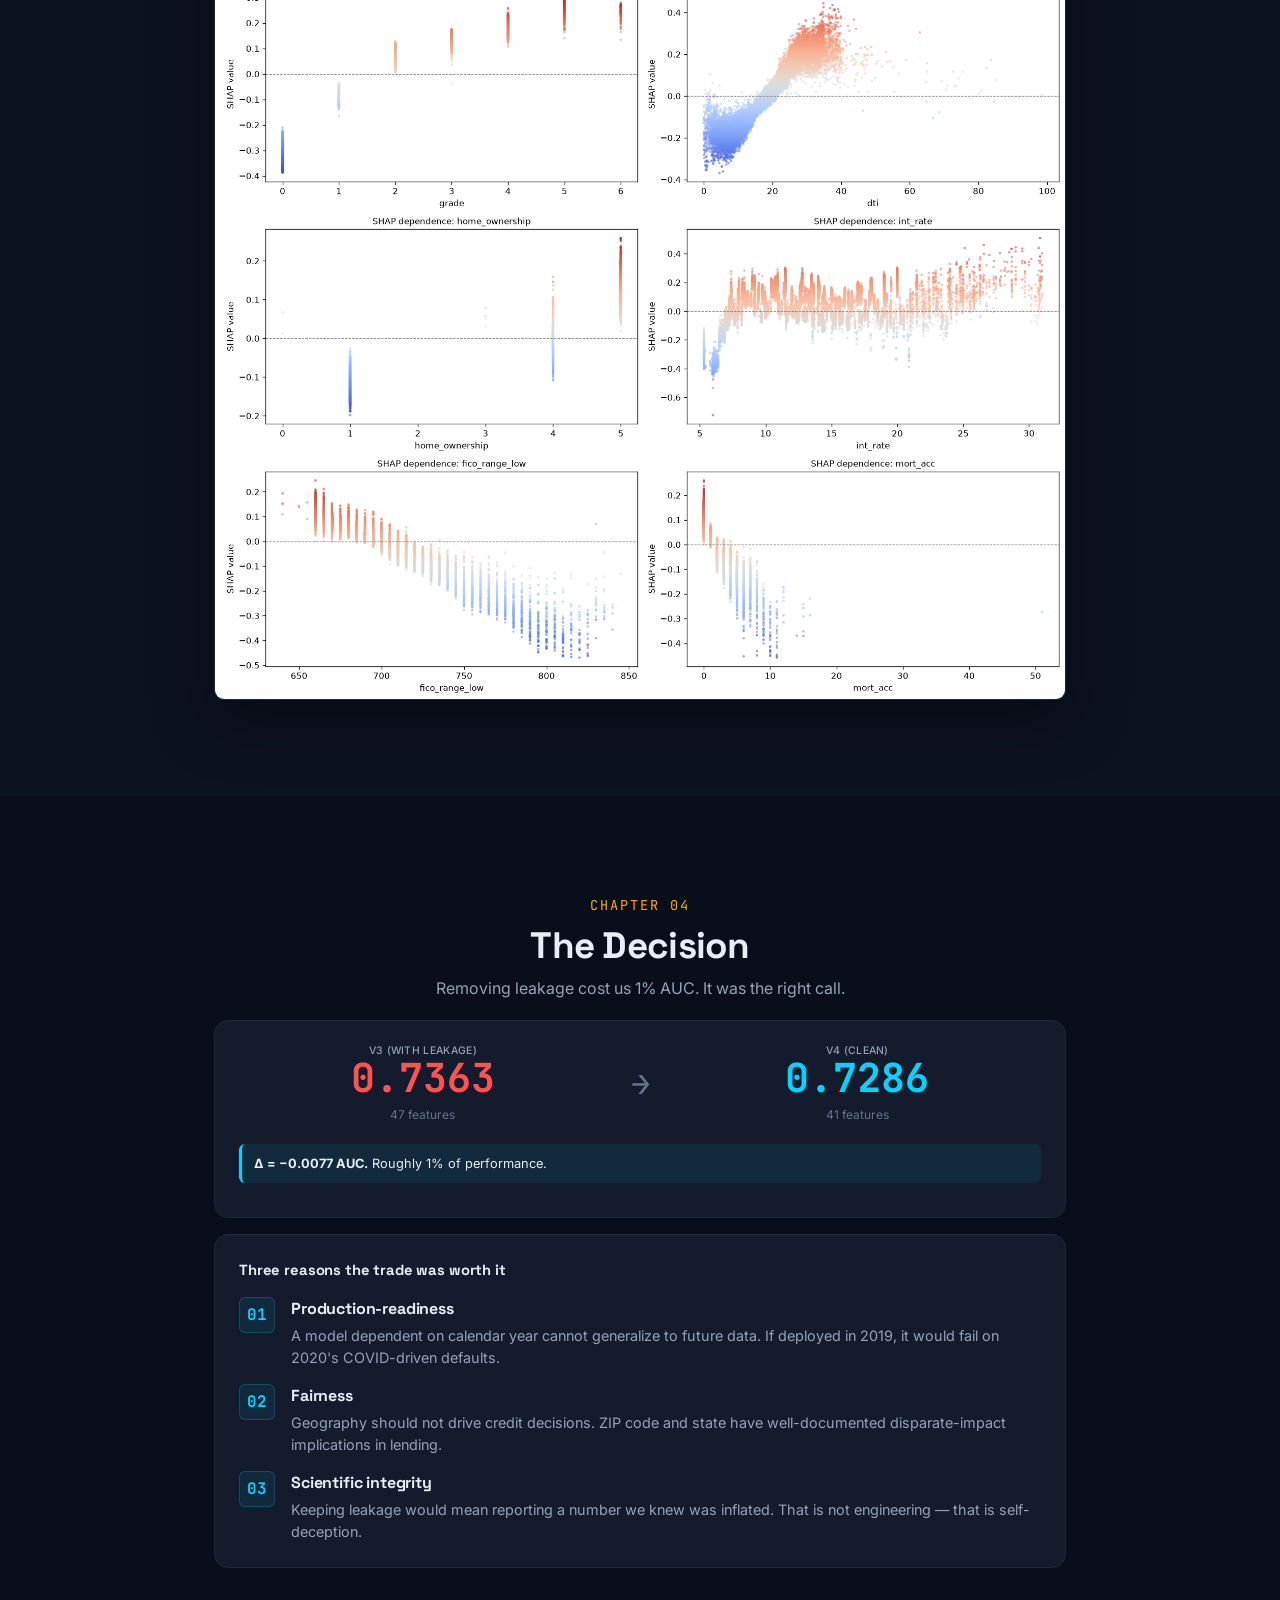
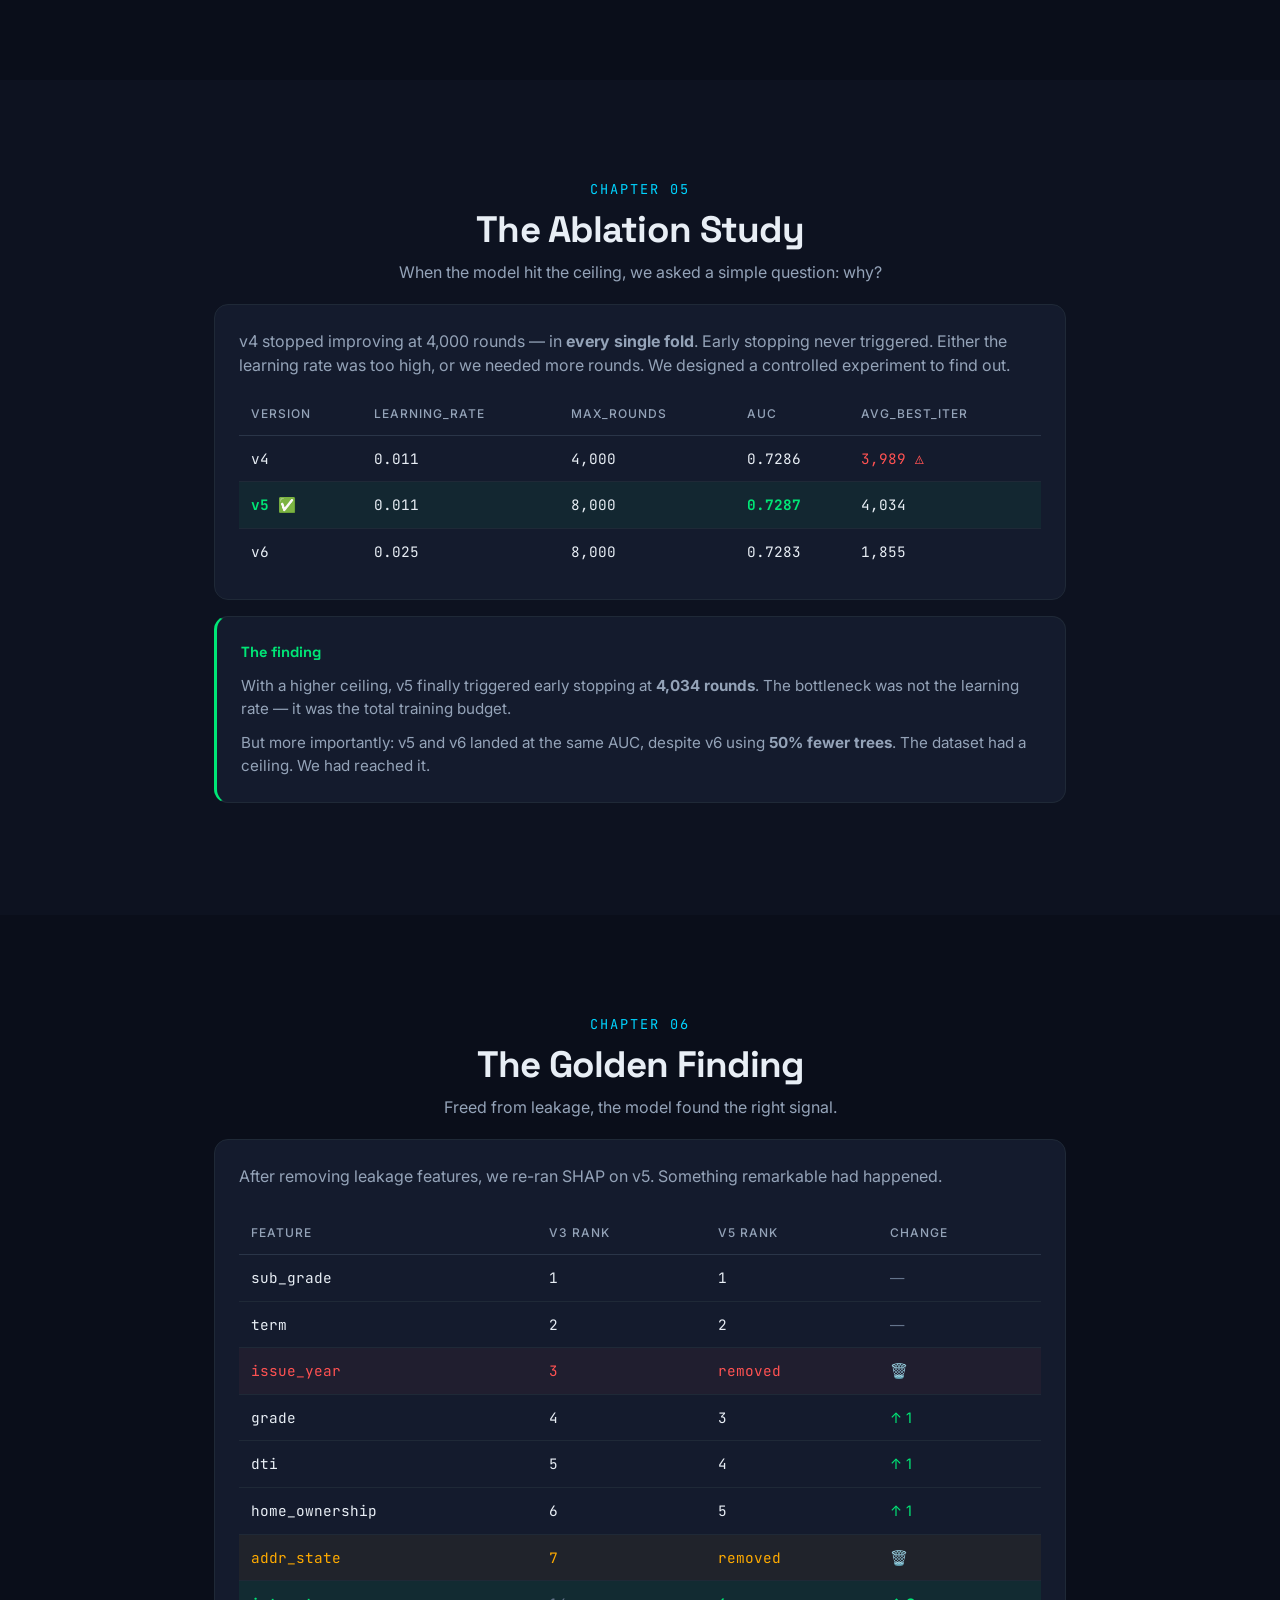
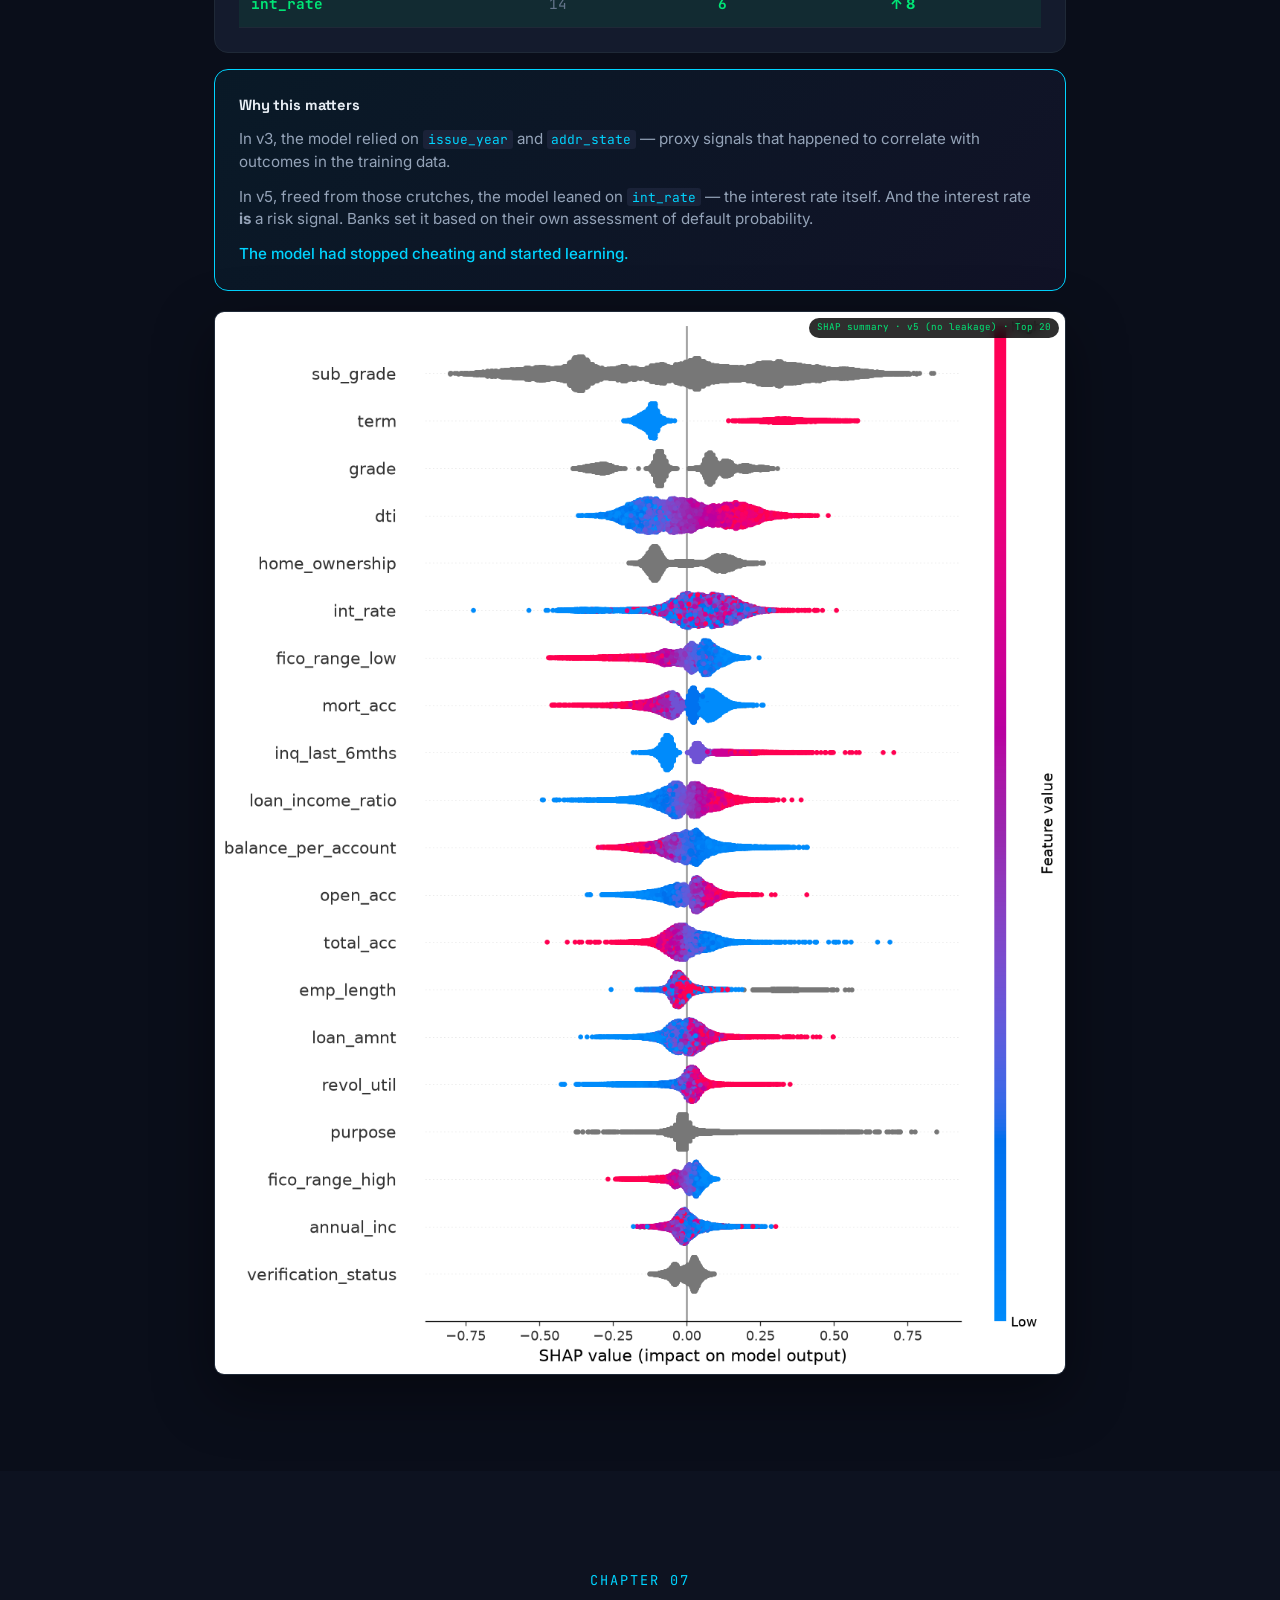
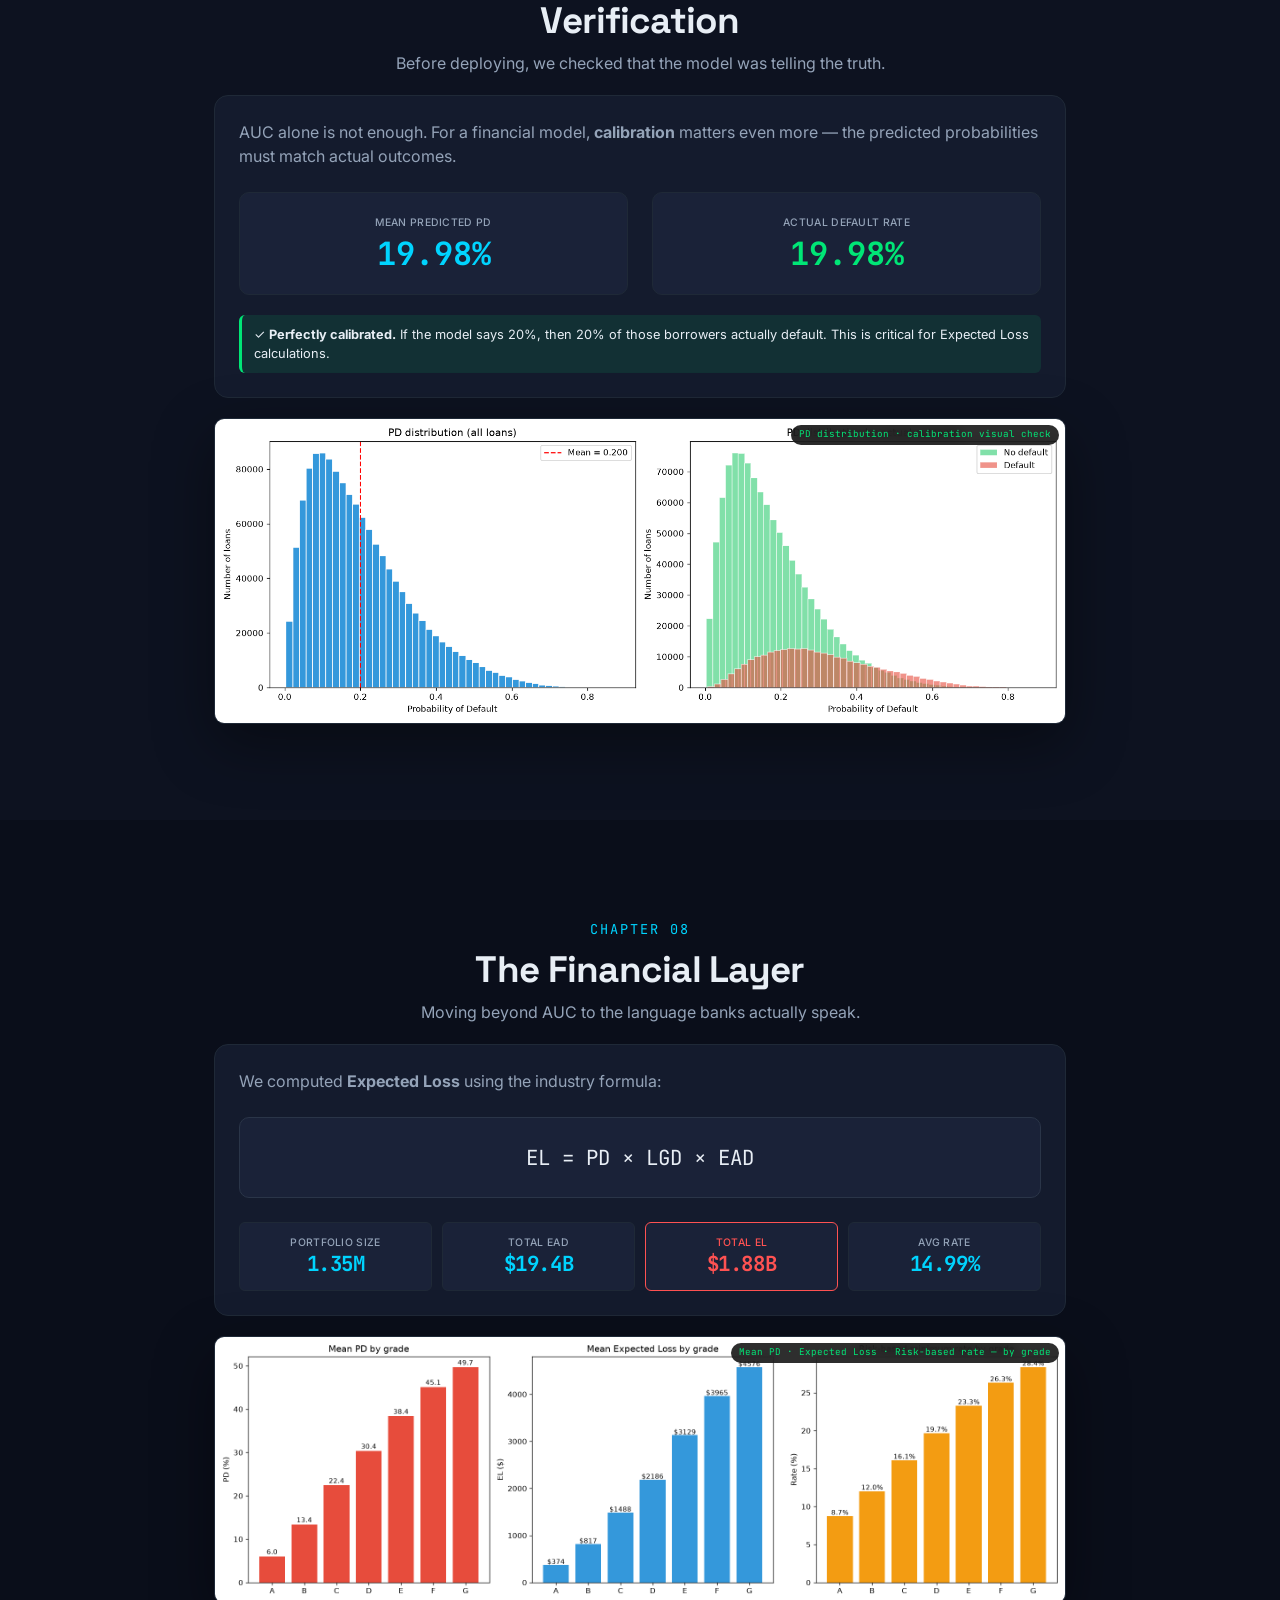
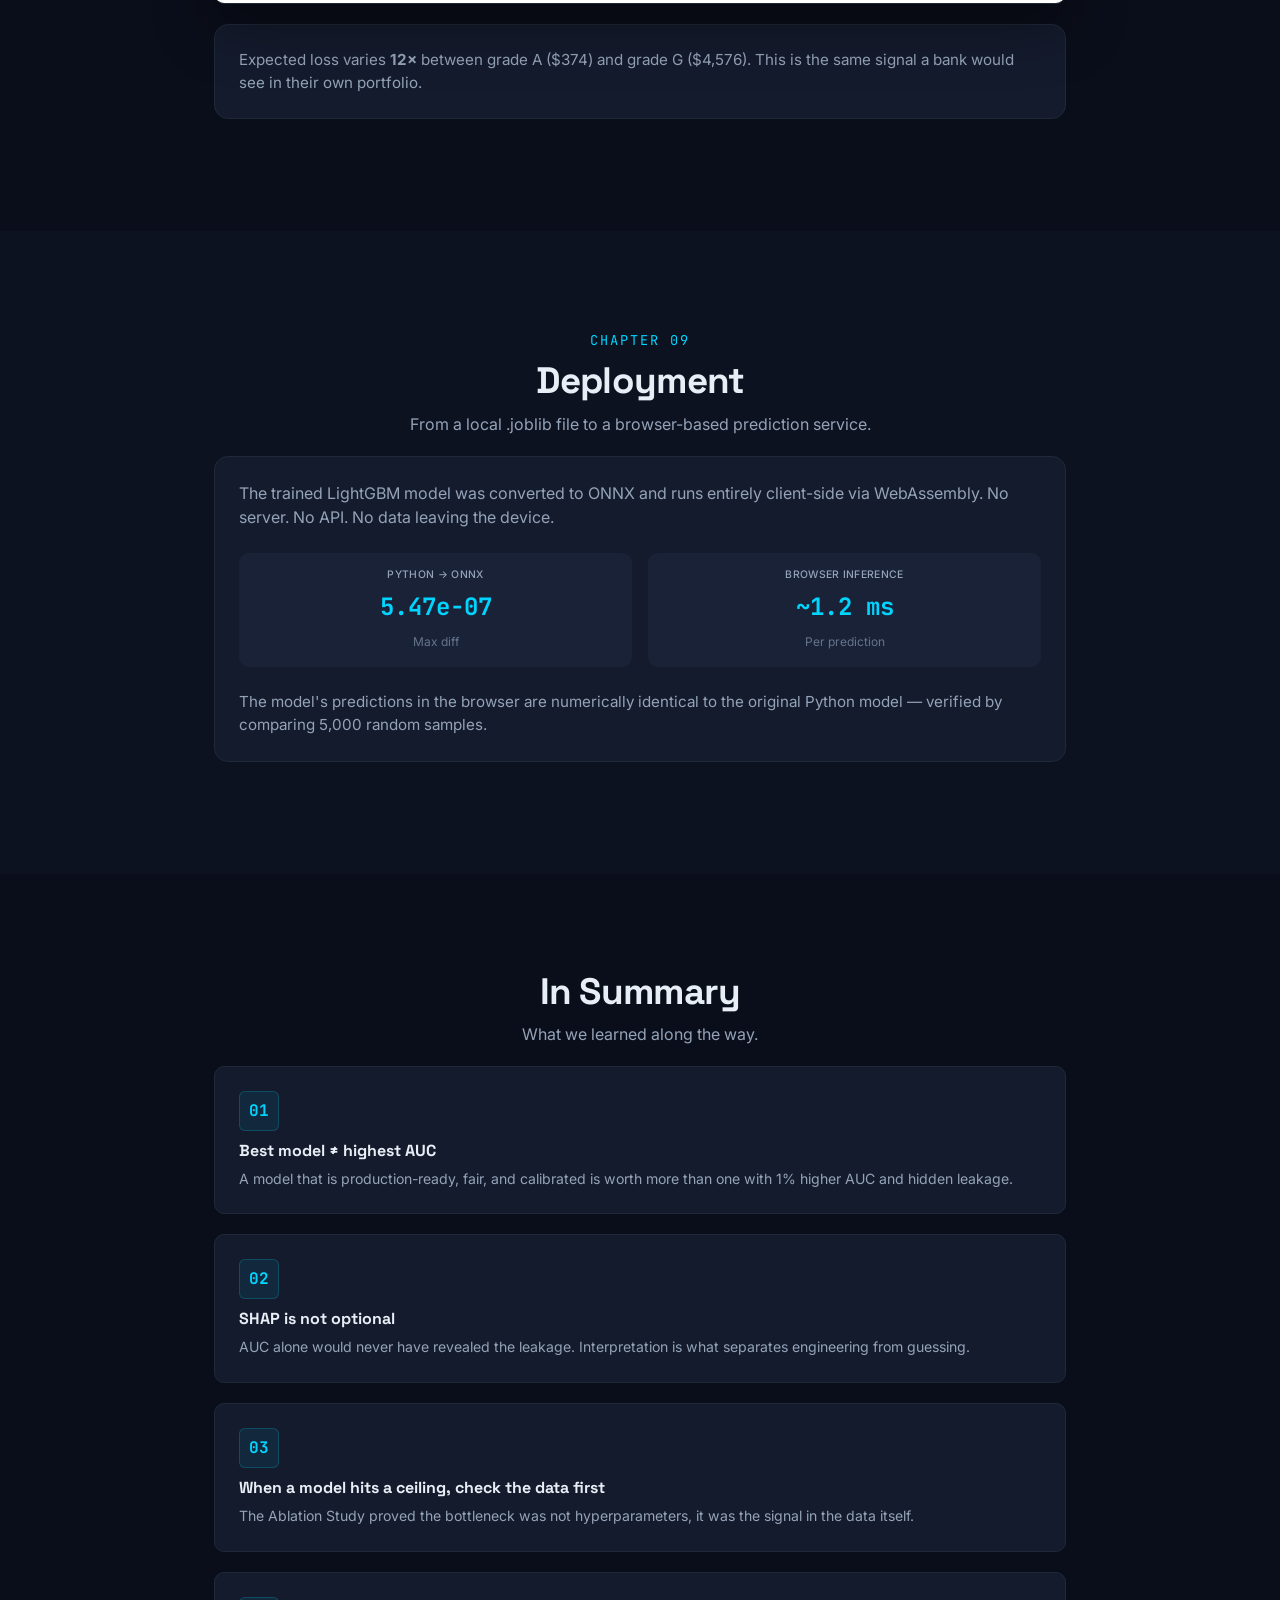
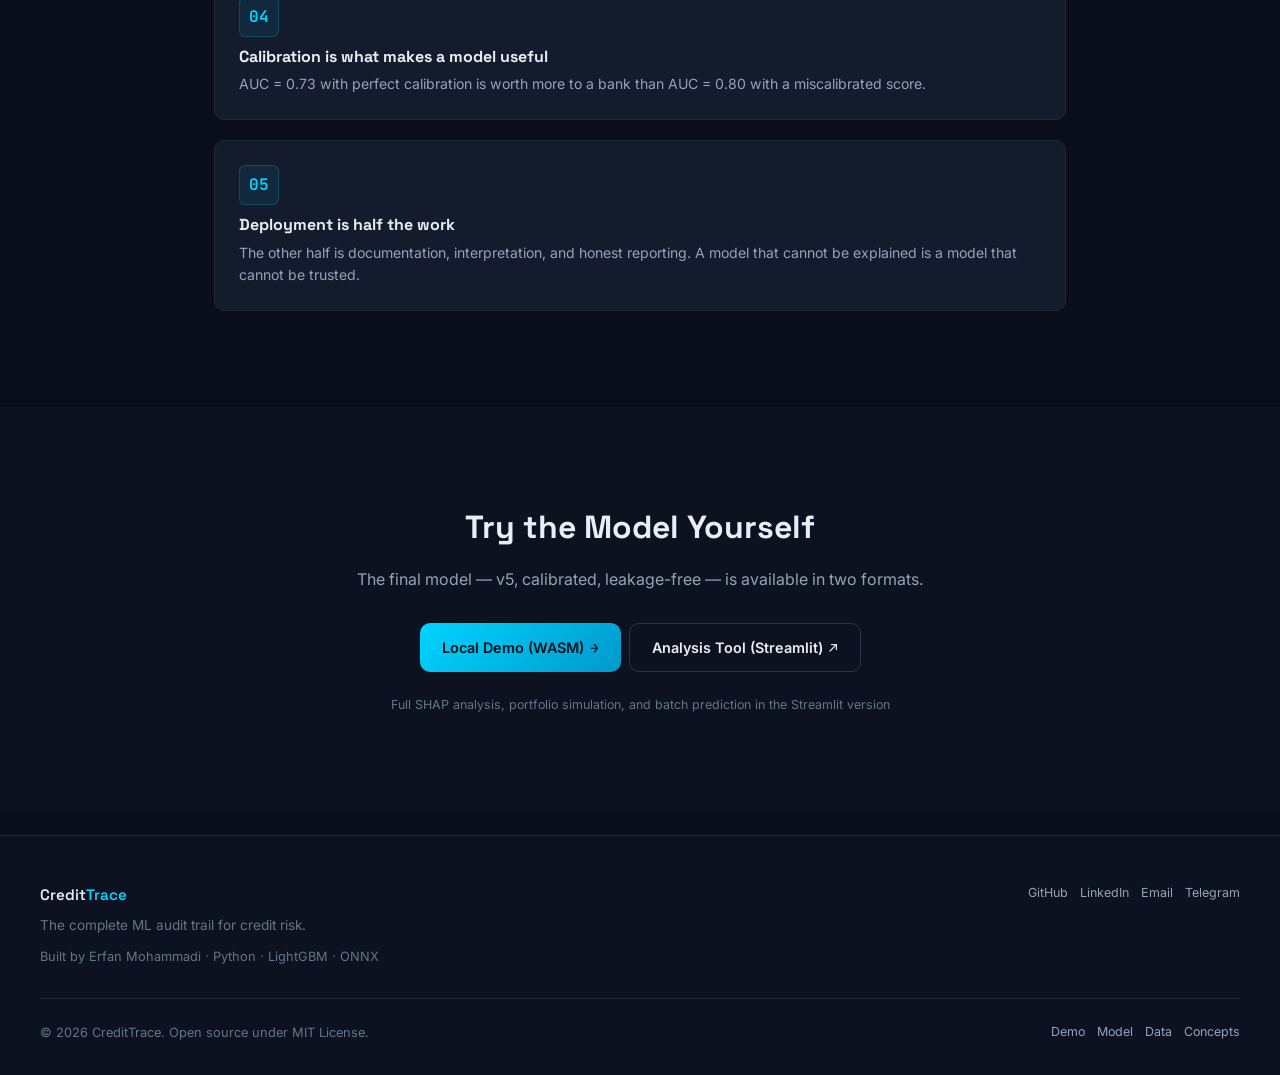
<file: docs/process.html>
<!DOCTYPE html>
<html lang="en">
<head>
  <meta charset="UTF-8">
  <meta name="viewport" content="width=device-width, initial-scale=1.0">
  <link rel="icon" type="image/svg+xml" href="favicon.svg">
  <title>The Process — CreditTrace</title>
  <meta name="description" content="Six model iterations, one critical discovery. The full story of how SHAP analysis uncovered temporal leakage and why we chose to sacrifice 1% AUC for fairness.">

  <link rel="preconnect" href="https://fonts.googleapis.com">
  <link rel="preconnect" href="https://fonts.gstatic.com" crossorigin>
  <link href="https://fonts.googleapis.com/css2?family=Inter:wght@400;500;600;700&family=Space+Grotesk:wght@500;600;700&family=JetBrains+Mono:wght@400;600;700&display=swap" rel="stylesheet">
  <link rel="stylesheet" href="css/style.css">
</head>
<body>

  <!-- ============ NAVBAR ============ -->
  <nav class="navbar">
    <a href="index.html" class="logo">CreditTrace</a>
    <nav>
      <a href="index.html">Home</a>
      <a href="demo.html">Demo</a>
      <a href="model.html">Model</a>
      <a href="data.html">Data</a>
      <a href="process.html" class="active">Process</a>
      <a href="concepts.html">Concepts</a>
    </nav>
  </nav>

  <!-- ============ HERO ============ -->
  <section class="section" style="padding-bottom: 2rem;">
    <div class="container text-center">
      <div class="hero-badge" style="margin-bottom: 1rem;">
        <span class="hero-badge-dot"></span>
        The Journey · v1 → v6
      </div>
      <h1 style="font-family: var(--font-heading); font-size: clamp(2rem, 4vw, 3rem); letter-spacing: -1.5px; margin-bottom: 1rem;">
        Six Versions, <span class="gradient">One Discovery</span>
      </h1>
      <p class="text-muted" style="max-width: 680px; margin: 0 auto;">
        The story of how a model with AUC = 0.7363 became a production-ready
        model with AUC = 0.7287 — and why that 1% difference matters more
        than the number itself.
      </p>
    </div>
  </section>

  <!-- ============ TIMELINE OVERVIEW ============ -->
  <section class="section" style="padding-top: 1rem;">
    <div class="container-narrow">
      <div class="section-header reveal">
        <h2>The Arc</h2>
        <p>From baseline to breakthrough — and back down, on purpose.</p>
      </div>

      <div class="preview-wrap reveal" style="background: var(--card); padding: 2rem;">
        <div style="display: grid; gap: 1.25rem;">
          <div style="display: grid; grid-template-columns: 100px 1fr 80px; gap: 1rem; align-items: center;">
            <div style="font-family: var(--font-mono); color: var(--text-muted); font-size: 0.85rem;">v1 · baseline</div>
            <div style="height: 6px; background: var(--border); border-radius: 3px; position: relative;">
              <div style="width: 62%; height: 100%; background: linear-gradient(90deg, var(--accent-dark), var(--accent)); border-radius: 3px;"></div>
            </div>
            <div style="font-family: var(--font-mono); text-align: right; font-size: 0.9rem;">0.7349</div>
          </div>

          <div style="display: grid; grid-template-columns: 100px 1fr 80px; gap: 1rem; align-items: center;">
            <div style="font-family: var(--font-mono); color: var(--text-muted); font-size: 0.85rem;">v2 · Optuna</div>
            <div style="height: 6px; background: var(--border); border-radius: 3px; position: relative;">
              <div style="width: 65%; height: 100%; background: linear-gradient(90deg, var(--accent-dark), var(--accent)); border-radius: 3px;"></div>
            </div>
            <div style="font-family: var(--font-mono); text-align: right; font-size: 0.9rem;">0.7357</div>
          </div>

          <div style="display: grid; grid-template-columns: 100px 1fr 80px; gap: 1rem; align-items: center;">
            <div style="font-family: var(--font-mono); color: var(--danger); font-size: 0.85rem;">v3 ⚠️</div>
            <div style="height: 6px; background: var(--border); border-radius: 3px; position: relative;">
              <div style="width: 68%; height: 100%; background: linear-gradient(90deg, #b91c1c, var(--danger)); border-radius: 3px;"></div>
            </div>
            <div style="font-family: var(--font-mono); text-align: right; font-size: 0.9rem; color: var(--danger);">0.7363</div>
          </div>

          <div style="display: grid; grid-template-columns: 100px 1fr 80px; gap: 1rem; align-items: center;">
            <div style="font-family: var(--font-mono); color: var(--text-muted); font-size: 0.85rem;">v4 · clean</div>
            <div style="height: 6px; background: var(--border); border-radius: 3px; position: relative;">
              <div style="width: 56%; height: 100%; background: linear-gradient(90deg, var(--text-dim), var(--text-muted)); border-radius: 3px;"></div>
            </div>
            <div style="font-family: var(--font-mono); text-align: right; font-size: 0.9rem;">0.7286</div>
          </div>

          <div style="display: grid; grid-template-columns: 100px 1fr 80px; gap: 1rem; align-items: center;">
            <div style="font-family: var(--font-mono); color: var(--success); font-size: 0.85rem; font-weight: 700;">v5 ✅</div>
            <div style="height: 6px; background: var(--border); border-radius: 3px; position: relative;">
              <div style="width: 57%; height: 100%; background: linear-gradient(90deg, #00a854, var(--success)); border-radius: 3px; box-shadow: 0 0 12px rgba(0, 230, 118, 0.5);"></div>
            </div>
            <div style="font-family: var(--font-mono); text-align: right; font-size: 0.9rem; color: var(--success); font-weight: 700;">0.7287</div>
          </div>

          <div style="display: grid; grid-template-columns: 100px 1fr 80px; gap: 1rem; align-items: center;">
            <div style="font-family: var(--font-mono); color: var(--text-muted); font-size: 0.85rem;">v6 · efficient</div>
            <div style="height: 6px; background: var(--border); border-radius: 3px; position: relative;">
              <div style="width: 56%; height: 100%; background: linear-gradient(90deg, #059669, var(--success)); border-radius: 3px;"></div>
            </div>
            <div style="font-family: var(--font-mono); text-align: right; font-size: 0.9rem;">0.7283</div>
          </div>
        </div>

        <p class="text-dim text-center mt-3" style="font-size: 0.8rem; margin-bottom: 0;">
          Bars scaled to AUC range [0.725 – 0.737]
        </p>
      </div>
    </div>
  </section>

  <!-- ============ CHAPTER 1: THE BASELINE ============ -->
  <section class="section section-alt">
    <div class="container-narrow">
      <div class="section-header reveal">
        <span style="font-family: var(--font-mono); color: var(--accent); font-size: 0.85rem; letter-spacing: 2px;">CHAPTER 01</span>
        <h2 style="margin-top: 0.5rem;">The Baseline</h2>
        <p>Every project starts somewhere. Ours started with three models and a simple question: what does the data say?</p>
      </div>

      <div class="card reveal">
        <p class="text-muted" style="margin-bottom: 1.25rem;">
          We trained three models on the full dataset — all 47 engineered features,
          including <code class="mono">issue_year</code> and <code class="mono">addr_state</code>.
        </p>

        <div class="metric-grid" style="grid-template-columns: repeat(auto-fit, minmax(180px, 1fr));">
          <div class="metric">
            <div class="metric-label">Logistic Regression</div>
            <div class="metric-value" style="font-size: 1.4rem;">0.7146</div>
          </div>
          <div class="metric">
            <div class="metric-label">XGBoost</div>
            <div class="metric-value" style="font-size: 1.4rem;">0.7295</div>
          </div>
          <div class="metric" style="border-color: var(--accent);">
            <div class="metric-label" style="color: var(--accent);">LightGBM (5-Fold)</div>
            <div class="metric-value" style="font-size: 1.4rem;">0.7349</div>
          </div>
        </div>

        <p class="text-muted mt-2" style="font-size: 0.95rem;">
          LightGBM was the clear winner — its native categorical support and
          histogram-based splits worked well with our mixed data. But 0.7349
          was not enough. We wanted to know what tuning could do.
        </p>
      </div>
    </div>
  </section>

  <!-- ============ CHAPTER 2: OPTUNA ============ -->
  <section class="section">
    <div class="container-narrow">
      <div class="section-header reveal">
        <span style="font-family: var(--font-mono); color: var(--accent); font-size: 0.85rem; letter-spacing: 2px;">CHAPTER 02</span>
        <h2 style="margin-top: 0.5rem;">Optuna Tuning</h2>
        <p>30 trials, median pruning, and a few hours of compute.</p>
      </div>

      <div class="card reveal">
        <div style="display: grid; grid-template-columns: repeat(auto-fit, minmax(200px, 1fr)); gap: 1.5rem; align-items: center;">
          <div>
            <div class="metric-label">Best Trial</div>
            <div style="font-family: var(--font-mono); font-size: 2.5rem; font-weight: 700; color: var(--accent); line-height: 1;">
              #17
            </div>
          </div>
          <div>
            <div class="metric-label">Tuning AUC (subsample)</div>
            <div style="font-family: var(--font-mono); font-size: 2.5rem; font-weight: 700; color: var(--accent); line-height: 1;">
              0.7357
            </div>
          </div>
        </div>

        <p class="text-muted mt-3" style="font-size: 0.95rem;">
          We tuned on a 25% subsample with 3-fold CV for speed, then
          re-trained on the full dataset. The improvement was modest —
          <strong>+0.0008 AUC</strong> — but every basis point counts in credit risk.
        </p>
      </div>
    </div>
  </section>

  <!-- ============ CHAPTER 3: THE DISCOVERY ============ -->
  <section class="section section-alt">
    <div class="container-narrow">
      <div class="section-header reveal">
        <span style="font-family: var(--font-mono); color: var(--danger); font-size: 0.85rem; letter-spacing: 2px;">CHAPTER 03</span>
        <h2 style="margin-top: 0.5rem;">The Discovery</h2>
        <p>AUC = 0.7363 looked great. SHAP told a different story.</p>
      </div>

      <div class="card reveal" style="border-left: 3px solid var(--danger);">
        <h3 style="margin-bottom: 1rem;">The third most important feature had nothing to do with the borrower</h3>

        <p class="text-muted" style="font-size: 0.95rem; margin-bottom: 1.5rem;">
          We ran SHAP on v3 to understand what the model had learned.
          The result was striking.
        </p>

        <div style="overflow-x: auto;">
          <table style="width: 100%; border-collapse: collapse; font-size: 0.9rem; min-width: 400px;">
            <thead>
              <tr style="border-bottom: 1px solid var(--border-light);">
                <th style="padding: 0.6rem 0.75rem; text-align: left; color: var(--text-muted); font-weight: 500; font-size: 0.75rem; text-transform: uppercase; letter-spacing: 1px;">Rank</th>
                <th style="padding: 0.6rem 0.75rem; text-align: left; color: var(--text-muted); font-weight: 500; font-size: 0.75rem; text-transform: uppercase; letter-spacing: 1px;">Feature</th>
                <th style="padding: 0.6rem 0.75rem; text-align: left; color: var(--text-muted); font-weight: 500; font-size: 0.75rem; text-transform: uppercase; letter-spacing: 1px;">SHAP</th>
              </tr>
            </thead>
            <tbody>
              <tr style="border-bottom: 1px solid var(--border);">
                <td style="padding: 0.6rem 0.75rem; font-family: var(--font-mono);">1</td>
                <td style="padding: 0.6rem 0.75rem; font-family: var(--font-mono);">sub_grade</td>
                <td style="padding: 0.6rem 0.75rem; font-family: var(--font-mono);">0.27</td>
              </tr>
              <tr style="border-bottom: 1px solid var(--border);">
                <td style="padding: 0.6rem 0.75rem; font-family: var(--font-mono);">2</td>
                <td style="padding: 0.6rem 0.75rem; font-family: var(--font-mono);">term</td>
                <td style="padding: 0.6rem 0.75rem; font-family: var(--font-mono);">0.18</td>
              </tr>
              <tr style="border-bottom: 1px solid var(--border); background: rgba(255, 82, 82, 0.08);">
                <td style="padding: 0.6rem 0.75rem; font-family: var(--font-mono); color: var(--danger); font-weight: 700;">3</td>
                <td style="padding: 0.6rem 0.75rem; font-family: var(--font-mono); color: var(--danger); font-weight: 700;">issue_year ⚠️</td>
                <td style="padding: 0.6rem 0.75rem; font-family: var(--font-mono); color: var(--danger); font-weight: 700;">0.17</td>
              </tr>
              <tr style="border-bottom: 1px solid var(--border);">
                <td style="padding: 0.6rem 0.75rem; font-family: var(--font-mono);">4</td>
                <td style="padding: 0.6rem 0.75rem; font-family: var(--font-mono);">grade</td>
                <td style="padding: 0.6rem 0.75rem; font-family: var(--font-mono);">0.13</td>
              </tr>
              <tr style="border-bottom: 1px solid var(--border);">
                <td style="padding: 0.6rem 0.75rem; font-family: var(--font-mono);">5</td>
                <td style="padding: 0.6rem 0.75rem; font-family: var(--font-mono);">dti</td>
                <td style="padding: 0.6rem 0.75rem; font-family: var(--font-mono);">0.11</td>
              </tr>
              <tr style="border-bottom: 1px solid var(--border);">
                <td style="padding: 0.6rem 0.75rem; font-family: var(--font-mono);">6</td>
                <td style="padding: 0.6rem 0.75rem; font-family: var(--font-mono);">home_ownership</td>
                <td style="padding: 0.6rem 0.75rem; font-family: var(--font-mono);">0.11</td>
              </tr>
              <tr style="background: rgba(255, 171, 0, 0.08);">
                <td style="padding: 0.6rem 0.75rem; font-family: var(--font-mono); color: var(--warning); font-weight: 700;">7</td>
                <td style="padding: 0.6rem 0.75rem; font-family: var(--font-mono); color: var(--warning); font-weight: 700;">addr_state ⚠️</td>
                <td style="padding: 0.6rem 0.75rem; font-family: var(--font-mono); color: var(--warning); font-weight: 700;">0.10</td>
              </tr>
            </tbody>
          </table>
        </div>

        <div class="status status-error mt-3" style="margin-bottom: 0;">
          <strong>Temporal leakage detected:</strong> <code class="mono">issue_year</code> learned
          that 2015–2017 had higher default rates — a macro-economic pattern,
          not a borrower signal. It would not generalize to future data.
        </div>
      </div>

      <div class="preview-wrap reveal mt-3">
        <img src="figures/07_shap_dependence.png" alt="SHAP dependence — leakage features">
        <div class="preview-badge">SHAP dependence · top features (v3, with leakage)</div>
      </div>
    </div>
  </section>

  <!-- ============ CHAPTER 4: THE DECISION ============ -->
  <section class="section">
    <div class="container-narrow">
      <div class="section-header reveal">
        <span style="font-family: var(--font-mono); color: var(--warning); font-size: 0.85rem; letter-spacing: 2px;">CHAPTER 04</span>
        <h2 style="margin-top: 0.5rem;">The Decision</h2>
        <p>Removing leakage cost us 1% AUC. It was the right call.</p>
      </div>

      <div class="card reveal">
        <div style="display: grid; grid-template-columns: 1fr auto 1fr; gap: 1.5rem; align-items: center;">
          <div style="text-align: center;">
            <div class="metric-label">v3 (with leakage)</div>
            <div style="font-family: var(--font-mono); font-size: 2.5rem; font-weight: 700; color: var(--danger); line-height: 1;">
              0.7363
            </div>
            <div class="text-dim" style="font-size: 0.75rem; margin-top: 0.5rem;">47 features</div>
          </div>
          <div style="font-size: 2rem; color: var(--text-dim); font-family: var(--font-mono);">→</div>
          <div style="text-align: center;">
            <div class="metric-label">v4 (clean)</div>
            <div style="font-family: var(--font-mono); font-size: 2.5rem; font-weight: 700; color: var(--accent); line-height: 1;">
              0.7286
            </div>
            <div class="text-dim" style="font-size: 0.75rem; margin-top: 0.5rem;">41 features</div>
          </div>
        </div>

        <div class="status status-info mt-3">
          <strong>Δ = −0.0077 AUC.</strong> Roughly 1% of performance.
        </div>
      </div>

      <div class="card reveal">
        <h3 style="margin-bottom: 1rem;">Three reasons the trade was worth it</h3>

        <div style="display: grid; gap: 1rem;">
          <div style="display: flex; gap: 1rem; align-items: flex-start;">
            <div class="feature-icon" style="flex-shrink: 0; width: 36px; height: 36px;">01</div>
            <div>
              <h3 style="font-size: 1rem; margin-bottom: 0.25rem;">Production-readiness</h3>
              <p class="text-muted" style="font-size: 0.9rem;">
                A model dependent on calendar year cannot generalize to future data.
                If deployed in 2019, it would fail on 2020's COVID-driven defaults.
              </p>
            </div>
          </div>

          <div style="display: flex; gap: 1rem; align-items: flex-start;">
            <div class="feature-icon" style="flex-shrink: 0; width: 36px; height: 36px;">02</div>
            <div>
              <h3 style="font-size: 1rem; margin-bottom: 0.25rem;">Fairness</h3>
              <p class="text-muted" style="font-size: 0.9rem;">
                Geography should not drive credit decisions. ZIP code and state
                have well-documented disparate-impact implications in lending.
              </p>
            </div>
          </div>

          <div style="display: flex; gap: 1rem; align-items: flex-start;">
            <div class="feature-icon" style="flex-shrink: 0; width: 36px; height: 36px;">03</div>
            <div>
              <h3 style="font-size: 1rem; margin-bottom: 0.25rem;">Scientific integrity</h3>
              <p class="text-muted" style="font-size: 0.9rem;">
                Keeping leakage would mean reporting a number we knew was inflated.
                That is not engineering — that is self-deception.
              </p>
            </div>
          </div>
        </div>
      </div>
    </div>
  </section>

  <!-- ============ CHAPTER 5: ABLATION ============ -->
  <section class="section section-alt">
    <div class="container-narrow">
      <div class="section-header reveal">
        <span style="font-family: var(--font-mono); color: var(--accent); font-size: 0.85rem; letter-spacing: 2px;">CHAPTER 05</span>
        <h2 style="margin-top: 0.5rem;">The Ablation Study</h2>
        <p>When the model hit the ceiling, we asked a simple question: why?</p>
      </div>

      <div class="card reveal">
        <p class="text-muted" style="margin-bottom: 1rem;">
          v4 stopped improving at 4,000 rounds — in <strong>every single fold</strong>.
          Early stopping never triggered. Either the learning rate was too high,
          or we needed more rounds. We designed a controlled experiment to find out.
        </p>

        <div style="overflow-x: auto;">
          <table style="width: 100%; border-collapse: collapse; font-size: 0.9rem; min-width: 500px;">
            <thead>
              <tr style="border-bottom: 1px solid var(--border-light);">
                <th style="padding: 0.75rem; text-align: left; color: var(--text-muted); font-weight: 500; font-size: 0.75rem; text-transform: uppercase; letter-spacing: 1px;">Version</th>
                <th style="padding: 0.75rem; text-align: left; color: var(--text-muted); font-weight: 500; font-size: 0.75rem; text-transform: uppercase; letter-spacing: 1px;">learning_rate</th>
                <th style="padding: 0.75rem; text-align: left; color: var(--text-muted); font-weight: 500; font-size: 0.75rem; text-transform: uppercase; letter-spacing: 1px;">max_rounds</th>
                <th style="padding: 0.75rem; text-align: left; color: var(--text-muted); font-weight: 500; font-size: 0.75rem; text-transform: uppercase; letter-spacing: 1px;">AUC</th>
                <th style="padding: 0.75rem; text-align: left; color: var(--text-muted); font-weight: 500; font-size: 0.75rem; text-transform: uppercase; letter-spacing: 1px;">avg_best_iter</th>
              </tr>
            </thead>
            <tbody>
              <tr style="border-bottom: 1px solid var(--border);">
                <td style="padding: 0.75rem; font-family: var(--font-mono);">v4</td>
                <td style="padding: 0.75rem; font-family: var(--font-mono);">0.011</td>
                <td style="padding: 0.75rem; font-family: var(--font-mono);">4,000</td>
                <td style="padding: 0.75rem; font-family: var(--font-mono);">0.7286</td>
                <td style="padding: 0.75rem; font-family: var(--font-mono); color: var(--danger);">3,989 ⚠️</td>
              </tr>
              <tr style="border-bottom: 1px solid var(--border); background: rgba(0, 230, 118, 0.06);">
                <td style="padding: 0.75rem; font-family: var(--font-mono); color: var(--success); font-weight: 700;">v5 ✅</td>
                <td style="padding: 0.75rem; font-family: var(--font-mono);">0.011</td>
                <td style="padding: 0.75rem; font-family: var(--font-mono);">8,000</td>
                <td style="padding: 0.75rem; font-family: var(--font-mono); color: var(--success); font-weight: 700;">0.7287</td>
                <td style="padding: 0.75rem; font-family: var(--font-mono);">4,034</td>
              </tr>
              <tr>
                <td style="padding: 0.75rem; font-family: var(--font-mono);">v6</td>
                <td style="padding: 0.75rem; font-family: var(--font-mono);">0.025</td>
                <td style="padding: 0.75rem; font-family: var(--font-mono);">8,000</td>
                <td style="padding: 0.75rem; font-family: var(--font-mono);">0.7283</td>
                <td style="padding: 0.75rem; font-family: var(--font-mono);">1,855</td>
              </tr>
            </tbody>
          </table>
        </div>
      </div>

      <div class="card reveal" style="border-left: 3px solid var(--success);">
        <h3 style="margin-bottom: 0.75rem; color: var(--success);">The finding</h3>
        <p class="text-muted" style="font-size: 0.95rem; margin-bottom: 0.75rem;">
          With a higher ceiling, v5 finally triggered early stopping at
          <strong>4,034 rounds</strong>. The bottleneck was not the learning
          rate — it was the total training budget.
        </p>
        <p class="text-muted" style="font-size: 0.95rem;">
          But more importantly: v5 and v6 landed at the same AUC, despite
          v6 using <strong>50% fewer trees</strong>. The dataset had a ceiling.
          We had reached it.
        </p>
      </div>
    </div>
  </section>

  <!-- ============ CHAPTER 6: THE GOLDEN FINDING ============ -->
  <section class="section">
    <div class="container-narrow">
      <div class="section-header reveal">
        <span style="font-family: var(--font-mono); color: var(--accent); font-size: 0.85rem; letter-spacing: 2px;">CHAPTER 06</span>
        <h2 style="margin-top: 0.5rem;">The Golden Finding</h2>
        <p>Freed from leakage, the model found the right signal.</p>
      </div>

      <div class="card reveal">
        <p class="text-muted" style="margin-bottom: 1.5rem;">
          After removing leakage features, we re-ran SHAP on v5.
          Something remarkable had happened.
        </p>

        <div style="overflow-x: auto;">
          <table style="width: 100%; border-collapse: collapse; font-size: 0.9rem; min-width: 500px;">
            <thead>
              <tr style="border-bottom: 1px solid var(--border-light);">
                <th style="padding: 0.75rem; text-align: left; color: var(--text-muted); font-weight: 500; font-size: 0.75rem; text-transform: uppercase; letter-spacing: 1px;">Feature</th>
                <th style="padding: 0.75rem; text-align: left; color: var(--text-muted); font-weight: 500; font-size: 0.75rem; text-transform: uppercase; letter-spacing: 1px;">v3 Rank</th>
                <th style="padding: 0.75rem; text-align: left; color: var(--text-muted); font-weight: 500; font-size: 0.75rem; text-transform: uppercase; letter-spacing: 1px;">v5 Rank</th>
                <th style="padding: 0.75rem; text-align: left; color: var(--text-muted); font-weight: 500; font-size: 0.75rem; text-transform: uppercase; letter-spacing: 1px;">Change</th>
              </tr>
            </thead>
            <tbody>
              <tr style="border-bottom: 1px solid var(--border);">
                <td style="padding: 0.75rem; font-family: var(--font-mono);">sub_grade</td>
                <td style="padding: 0.75rem; font-family: var(--font-mono);">1</td>
                <td style="padding: 0.75rem; font-family: var(--font-mono);">1</td>
                <td style="padding: 0.75rem; color: var(--text-dim);">—</td>
              </tr>
              <tr style="border-bottom: 1px solid var(--border);">
                <td style="padding: 0.75rem; font-family: var(--font-mono);">term</td>
                <td style="padding: 0.75rem; font-family: var(--font-mono);">2</td>
                <td style="padding: 0.75rem; font-family: var(--font-mono);">2</td>
                <td style="padding: 0.75rem; color: var(--text-dim);">—</td>
              </tr>
              <tr style="border-bottom: 1px solid var(--border); background: rgba(255, 82, 82, 0.05);">
                <td style="padding: 0.75rem; font-family: var(--font-mono); color: var(--danger);">issue_year</td>
                <td style="padding: 0.75rem; font-family: var(--font-mono); color: var(--danger);">3</td>
                <td style="padding: 0.75rem; font-family: var(--font-mono); color: var(--danger);">removed</td>
                <td style="padding: 0.75rem; color: var(--danger);">🗑️</td>
              </tr>
              <tr style="border-bottom: 1px solid var(--border);">
                <td style="padding: 0.75rem; font-family: var(--font-mono);">grade</td>
                <td style="padding: 0.75rem; font-family: var(--font-mono);">4</td>
                <td style="padding: 0.75rem; font-family: var(--font-mono);">3</td>
                <td style="padding: 0.75rem; color: var(--success);">↑ 1</td>
              </tr>
              <tr style="border-bottom: 1px solid var(--border);">
                <td style="padding: 0.75rem; font-family: var(--font-mono);">dti</td>
                <td style="padding: 0.75rem; font-family: var(--font-mono);">5</td>
                <td style="padding: 0.75rem; font-family: var(--font-mono);">4</td>
                <td style="padding: 0.75rem; color: var(--success);">↑ 1</td>
              </tr>
              <tr style="border-bottom: 1px solid var(--border);">
                <td style="padding: 0.75rem; font-family: var(--font-mono);">home_ownership</td>
                <td style="padding: 0.75rem; font-family: var(--font-mono);">6</td>
                <td style="padding: 0.75rem; font-family: var(--font-mono);">5</td>
                <td style="padding: 0.75rem; color: var(--success);">↑ 1</td>
              </tr>
              <tr style="border-bottom: 1px solid var(--border); background: rgba(255, 171, 0, 0.05);">
                <td style="padding: 0.75rem; font-family: var(--font-mono); color: var(--warning);">addr_state</td>
                <td style="padding: 0.75rem; font-family: var(--font-mono); color: var(--warning);">7</td>
                <td style="padding: 0.75rem; font-family: var(--font-mono); color: var(--warning);">removed</td>
                <td style="padding: 0.75rem; color: var(--warning);">🗑️</td>
              </tr>
              <tr style="border-bottom: 1px solid var(--border); background: rgba(0, 230, 118, 0.08);">
                <td style="padding: 0.75rem; font-family: var(--font-mono); color: var(--success); font-weight: 700;">int_rate</td>
                <td style="padding: 0.75rem; font-family: var(--font-mono); color: var(--text-dim);">14</td>
                <td style="padding: 0.75rem; font-family: var(--font-mono); color: var(--success); font-weight: 700;">6</td>
                <td style="padding: 0.75rem; color: var(--success); font-weight: 700;">↑ 8</td>
              </tr>
            </tbody>
          </table>
        </div>
      </div>

      <div class="card reveal" style="background: linear-gradient(135deg, rgba(0, 212, 255, 0.06), rgba(139, 92, 246, 0.06)); border-color: var(--accent);">
        <h3 style="margin-bottom: 0.75rem;">Why this matters</h3>
        <p class="text-muted" style="font-size: 0.95rem; margin-bottom: 0.75rem;">
          In v3, the model relied on <code class="mono">issue_year</code> and
          <code class="mono">addr_state</code> — proxy signals that happened to
          correlate with outcomes in the training data.
        </p>
        <p class="text-muted" style="font-size: 0.95rem; margin-bottom: 0.75rem;">
          In v5, freed from those crutches, the model leaned on
          <code class="mono">int_rate</code> — the interest rate itself.
          And the interest rate <strong>is</strong> a risk signal. Banks set it based
          on their own assessment of default probability.
        </p>
        <p style="font-size: 0.95rem; color: var(--accent); font-weight: 500;">
          The model had stopped cheating and started learning.
        </p>
      </div>

      <div class="preview-wrap reveal mt-3">
        <img src="figures/05_shap_summary.png" alt="SHAP summary v5">
        <div class="preview-badge">SHAP summary · v5 (no leakage) · Top 20</div>
      </div>
    </div>
  </section>

  <!-- ============ CHAPTER 7: VERIFICATION ============ -->
  <section class="section section-alt">
    <div class="container-narrow">
      <div class="section-header reveal">
        <span style="font-family: var(--font-mono); color: var(--accent); font-size: 0.85rem; letter-spacing: 2px;">CHAPTER 07</span>
        <h2 style="margin-top: 0.5rem;">Verification</h2>
        <p>Before deploying, we checked that the model was telling the truth.</p>
      </div>

      <div class="card reveal">
        <p class="text-muted" style="margin-bottom: 1.5rem;">
          AUC alone is not enough. For a financial model, <strong>calibration</strong>
          matters even more — the predicted probabilities must match actual outcomes.
        </p>

        <div style="display: grid; grid-template-columns: repeat(auto-fit, minmax(200px, 1fr)); gap: 1.5rem;">
          <div style="text-align: center; padding: 1.5rem; background: var(--card-hover); border-radius: 10px; border: 1px solid var(--border);">
            <div class="metric-label">Mean predicted PD</div>
            <div style="font-family: var(--font-mono); font-size: 2rem; font-weight: 700; color: var(--accent); line-height: 1; margin-top: 0.5rem;">
              19.98%
            </div>
          </div>
          <div style="text-align: center; padding: 1.5rem; background: var(--card-hover); border-radius: 10px; border: 1px solid var(--border);">
            <div class="metric-label">Actual default rate</div>
            <div style="font-family: var(--font-mono); font-size: 2rem; font-weight: 700; color: var(--success); line-height: 1; margin-top: 0.5rem;">
              19.98%
            </div>
          </div>
        </div>

        <div class="status status-success mt-3" style="margin-bottom: 0;">
          ✓ <strong>Perfectly calibrated.</strong> If the model says 20%, then 20% of those
          borrowers actually default. This is critical for Expected Loss calculations.
        </div>
      </div>

      <div class="preview-wrap reveal mt-3">
        <img src="figures/09_pd_distribution.png" alt="Calibration check">
        <div class="preview-badge">PD distribution · calibration visual check</div>
      </div>
    </div>
  </section>

  <!-- ============ CHAPTER 8: FINANCIAL LAYER ============ -->
  <section class="section">
    <div class="container-narrow">
      <div class="section-header reveal">
        <span style="font-family: var(--font-mono); color: var(--accent); font-size: 0.85rem; letter-spacing: 2px;">CHAPTER 08</span>
        <h2 style="margin-top: 0.5rem;">The Financial Layer</h2>
        <p>Moving beyond AUC to the language banks actually speak.</p>
      </div>

      <div class="card reveal">
        <p class="text-muted" style="margin-bottom: 1.5rem;">
          We computed <strong>Expected Loss</strong> using the industry formula:
        </p>

        <div style="background: var(--card-hover); border-radius: 10px; padding: 1.5rem; text-align: center; border: 1px solid var(--border-light); font-family: var(--font-mono); font-size: 1.3rem; margin-bottom: 1.5rem;">
          EL = PD × LGD × EAD
        </div>

        <div class="metric-grid" style="grid-template-columns: repeat(auto-fit, minmax(160px, 1fr));">
          <div class="metric">
            <div class="metric-label">Portfolio size</div>
            <div class="metric-value" style="font-size: 1.3rem;">1.35M</div>
          </div>
          <div class="metric">
            <div class="metric-label">Total EAD</div>
            <div class="metric-value" style="font-size: 1.3rem;">$19.4B</div>
          </div>
          <div class="metric" style="border-color: var(--danger);">
            <div class="metric-label" style="color: var(--danger);">Total EL</div>
            <div class="metric-value" style="font-size: 1.3rem; color: var(--danger);">$1.88B</div>
          </div>
          <div class="metric">
            <div class="metric-label">Avg rate</div>
            <div class="metric-value" style="font-size: 1.3rem;">14.99%</div>
          </div>
        </div>
      </div>

      <div class="preview-wrap reveal mt-3">
        <img src="figures/10_el_by_grade.png" alt="Expected loss by grade">
        <div class="preview-badge">Mean PD · Expected Loss · Risk-based rate — by grade</div>
      </div>

      <div class="card reveal mt-3">
        <p class="text-muted" style="font-size: 0.95rem;">
          Expected loss varies <strong>12×</strong> between grade A ($374) and grade G ($4,576).
          This is the same signal a bank would see in their own portfolio.
        </p>
      </div>
    </div>
  </section>

  <!-- ============ CHAPTER 9: DEPLOY ============ -->
  <section class="section section-alt">
    <div class="container-narrow">
      <div class="section-header reveal">
        <span style="font-family: var(--font-mono); color: var(--accent); font-size: 0.85rem; letter-spacing: 2px;">CHAPTER 09</span>
        <h2 style="margin-top: 0.5rem;">Deployment</h2>
        <p>From a local .joblib file to a browser-based prediction service.</p>
      </div>

      <div class="card reveal">
        <p class="text-muted" style="margin-bottom: 1.5rem;">
          The trained LightGBM model was converted to ONNX and runs entirely
          client-side via WebAssembly. No server. No API. No data leaving the device.
        </p>

        <div style="display: grid; grid-template-columns: 1fr 1fr; gap: 1rem; align-items: center; margin-bottom: 1.5rem;">
          <div style="text-align: center; padding: 1rem; background: var(--card-hover); border-radius: 10px;">
            <div class="metric-label">Python → ONNX</div>
            <div style="font-family: var(--font-mono); font-size: 1.5rem; font-weight: 700; color: var(--accent); margin-top: 0.5rem;">
              5.47e-07
            </div>
            <div class="text-dim" style="font-size: 0.75rem; margin-top: 0.5rem;">Max diff</div>
          </div>
          <div style="text-align: center; padding: 1rem; background: var(--card-hover); border-radius: 10px;">
            <div class="metric-label">Browser inference</div>
            <div style="font-family: var(--font-mono); font-size: 1.5rem; font-weight: 700; color: var(--accent); margin-top: 0.5rem;">
              ~1.2 ms
            </div>
            <div class="text-dim" style="font-size: 0.75rem; margin-top: 0.5rem;">Per prediction</div>
          </div>
        </div>

        <p class="text-muted" style="font-size: 0.95rem;">
          The model's predictions in the browser are numerically identical to
          the original Python model — verified by comparing 5,000 random samples.
        </p>
      </div>
    </div>
  </section>

  <!-- ============ SUMMARY ============ -->
  <section class="section">
    <div class="container-narrow">
      <div class="section-header reveal">
        <h2>In Summary</h2>
        <p>What we learned along the way.</p>
      </div>

      <div class="features-grid reveal" style="grid-template-columns: 1fr;">

        <div class="feature-card">
          <div class="feature-icon">01</div>
          <h3>Best model ≠ highest AUC</h3>
          <p>
            A model that is production-ready, fair, and calibrated is worth
            more than one with 1% higher AUC and hidden leakage.
          </p>
        </div>

        <div class="feature-card">
          <div class="feature-icon">02</div>
          <h3>SHAP is not optional</h3>
          <p>
            AUC alone would never have revealed the leakage. Interpretation
            is what separates engineering from guessing.
          </p>
        </div>

        <div class="feature-card">
          <div class="feature-icon">03</div>
          <h3>When a model hits a ceiling, check the data first</h3>
          <p>
            The Ablation Study proved the bottleneck was not hyperparameters,
            it was the signal in the data itself.
          </p>
        </div>

        <div class="feature-card">
          <div class="feature-icon">04</div>
          <h3>Calibration is what makes a model useful</h3>
          <p>
            AUC = 0.73 with perfect calibration is worth more to a bank
            than AUC = 0.80 with a miscalibrated score.
          </p>
        </div>

        <div class="feature-card">
          <div class="feature-icon">05</div>
          <h3>Deployment is half the work</h3>
          <p>
            The other half is documentation, interpretation, and honest
            reporting. A model that cannot be explained is a model that
            cannot be trusted.
          </p>
        </div>

      </div>
    </div>
  </section>

  <!-- ============ CTA ============ -->
  <section class="section section-alt">
    <div class="container-narrow text-center reveal">
      <h2 style="font-family: var(--font-heading); font-size: 2rem; margin-bottom: 1rem;">
        Try the Model Yourself
      </h2>
      <p class="text-muted" style="max-width: 600px; margin: 0 auto 2rem;">
        The final model — v5, calibrated, leakage-free — is available in two formats.
      </p>
      <div class="hero-cta">
        <a href="demo.html" class="btn btn-lg">
          Local Demo (WASM)
          <span style="font-family: var(--font-mono);">→</span>
        </a>
        <a href="https://credit-risk-trace.streamlit.app/" target="_blank" rel="noopener" class="btn btn-secondary btn-lg">
          Analysis Tool (Streamlit)
          <span style="font-family: var(--font-mono);">↗</span>
        </a>
      </div>
      <p class="text-dim" style="font-size: 0.78rem; margin-top: 1.5rem;">
        Full SHAP analysis, portfolio simulation, and batch prediction in the Streamlit version
      </p>
    </div>
  </section>

  <!-- ============ FOOTER ============ -->
  <footer class="footer">
    <div class="footer-content">
      <div>
        <div class="footer-brand">Credit<span>Trace</span></div>
        <p class="text-dim" style="font-size: 0.85rem; margin-top: 0.5rem;">
          The complete ML audit trail for credit risk.
        </p>
        <p class="text-dim" style="font-size: 0.8rem; margin-top: 0.75rem;">
          Built by Erfan Mohammadi · Python · LightGBM · ONNX
        </p>
      </div>

      <div class="footer-links">
        <a href="https://github.com/erfan2mohammadi22" target="_blank" rel="noopener">GitHub</a>
        <a href="https://linkedin.com/in/erfan2mohammadi22" target="_blank" rel="noopener">LinkedIn</a>
        <a href="mailto:erfan2mohammadi22@gmail.com">Email</a>
        <a href="https://t.me/ERFANmmmig29" target="_blank" rel="noopener">Telegram</a>
      </div>
    </div>

    <div class="footer-content" style="margin-top: 2rem; padding-top: 1.5rem; border-top: 1px solid var(--border);">
      <div class="text-dim" style="font-size: 0.8rem;">
        © 2026 CreditTrace. Open source under MIT License.
      </div>
      <div class="footer-links">
        <a href="demo.html">Demo</a>
        <a href="model.html">Model</a>
        <a href="data.html">Data</a>
        <a href="concepts.html">Concepts</a>
      </div>
    </div>
  </footer>

  <script src="js/main.js"></script>
</body>
</html>
</file>
<file: docs/css/style.css>
/* ============================================
   CreditTrace — Mobile-First Stylesheet
   ============================================ */

/* ============================================
   1. TOKENS
   ============================================ */
:root {
  --bg: #0a0e1a;
  --bg-alt: #0d1220;
  --card: #141b2d;
  --card-hover: #1a2238;
  --border: #1f2937;
  --border-light: #2a3548;

  --accent: #00d4ff;
  --accent-dark: #0099cc;
  --accent-soft: rgba(0, 212, 255, 0.08);
  --accent-glow: rgba(0, 212, 255, 0.35);

  --purple: #8b5cf6;
  --success: #00e676;
  --success-soft: rgba(0, 230, 118, 0.1);
  --warning: #ffab00;
  --warning-soft: rgba(255, 171, 0, 0.1);
  --danger: #ff5252;
  --danger-soft: rgba(255, 82, 82, 0.1);

  --text: #e8eef5;
  --text-muted: #94a3b8;
  --text-dim: #64748b;

  --font-body: 'Inter', -apple-system, BlinkMacSystemFont, sans-serif;
  --font-heading: 'Space Grotesk', 'Inter', sans-serif;
  --font-mono: 'JetBrains Mono', 'SF Mono', monospace;

  --r-sm: 6px;
  --r: 10px;
  --r-lg: 14px;
  --r-full: 999px;

  --t: 0.2s ease;
}

/* ============================================
   2. RESET
   ============================================ */
html {
  font-size: 13px;
  scroll-behavior: smooth;
  -webkit-text-size-adjust: 100%;
  text-size-adjust: 100%;
}

*, *::before, *::after {
  box-sizing: border-box;
  margin: 0;
  padding: 0;
}

body {
  background: var(--bg);
  color: var(--text);
  font-family: var(--font-body);
  font-size: 1rem;
  line-height: 1.5;
  min-height: 100vh;
  overflow-x: hidden;
  -webkit-font-smoothing: antialiased;
}

img, svg { max-width: 100%; display: block; }
a { color: inherit; text-decoration: none; }
button { font-family: inherit; cursor: pointer; }
table { border-collapse: collapse; width: 100%; }

:focus-visible {
  outline: 2px solid var(--accent);
  outline-offset: 2px;
}

code, .mono { font-family: var(--font-mono); font-size: 0.85em; }

p code, li code, td code {
  background: var(--card-hover);
  padding: 0.05rem 0.3rem;
  border-radius: 3px;
  color: var(--accent);
  font-size: 0.82em;
}

/* ============================================
   3. LAYOUT
   ============================================ */
.container,
.container-narrow {
  width: 100%;
  margin: 0 auto;
  padding: 12px;
}

/* ============================================
   4. NAVBAR — Mobile
   ============================================ */
.navbar {
  position: sticky;
  top: 0;
  z-index: 100;
  background: rgba(10, 14, 26, 0.96);
  backdrop-filter: blur(10px);
  -webkit-backdrop-filter: blur(10px);
  border-bottom: 1px solid var(--border);
  padding: 10px 12px;
  display: flex;
  flex-direction: column;
  gap: 8px;
}

.navbar .logo {
  font-family: var(--font-heading);
  font-size: 1.15rem;
  font-weight: 700;
  letter-spacing: -0.3px;
  display: inline-flex;
  align-items: center;
  gap: 0.35rem;
  align-self: flex-start;
}

.navbar .logo::before {
  content: '';
  width: 7px;
  height: 7px;
  border-radius: 50%;
  background: var(--accent);
  box-shadow: 0 0 8px var(--accent-glow);
}

.navbar nav {
  display: flex;
  gap: 5px;
  overflow-x: auto;
  -webkit-overflow-scrolling: touch;
  scrollbar-width: none;
  margin: 0 -12px;
  padding: 0 12px 2px;
}

.navbar nav::-webkit-scrollbar { display: none; }

.navbar nav a {
  color: var(--text-muted);
  font-size: 0.78rem;
  font-weight: 500;
  padding: 6px 12px;
  border-radius: var(--r-full);
  background: var(--card-hover);
  border: 1px solid var(--border);
  white-space: nowrap;
  flex-shrink: 0;
  transition: all var(--t);
}

.navbar nav a.active {
  color: var(--accent);
  background: var(--accent-soft);
  border-color: var(--accent);
}

/* ============================================
   5. HERO
   ============================================ */
.hero {
  position: relative;
  display: flex;
  align-items: center;
  justify-content: center;
  padding: 32px 12px 40px;
  overflow: hidden;
}

.hero-bg,
.hero-grid {
  position: absolute;
  inset: 0;
  pointer-events: none;
  z-index: 0;
}

.hero-bg::before,
.hero-bg::after {
  content: '';
  position: absolute;
  border-radius: 50%;
  filter: blur(60px);
}

.hero-bg::before {
  top: -20%; left: -10%;
  width: 70%; height: 70%;
  background: radial-gradient(circle, rgba(0, 212, 255, 0.15), transparent 60%);
}

.hero-bg::after {
  bottom: -20%; right: -10%;
  width: 70%; height: 70%;
  background: radial-gradient(circle, rgba(139, 92, 246, 0.12), transparent 60%);
}

.hero-grid {
  background-image:
    linear-gradient(rgba(255, 255, 255, 0.02) 1px, transparent 1px),
    linear-gradient(90deg, rgba(255, 255, 255, 0.02) 1px, transparent 1px);
  background-size: 32px 32px;
  mask-image: radial-gradient(ellipse at center, black 40%, transparent 80%);
  -webkit-mask-image: radial-gradient(ellipse at center, black 40%, transparent 80%);
}

.hero-content {
  position: relative;
  z-index: 1;
  text-align: center;
  width: 100%;
  max-width: 620px;
}

.hero-badge {
  display: inline-flex;
  align-items: center;
  gap: 6px;
  padding: 5px 12px;
  background: var(--accent-soft);
  border: 1px solid rgba(0, 212, 255, 0.25);
  border-radius: var(--r-full);
  font-size: 0.68rem;
  color: var(--accent);
  font-weight: 500;
  margin-bottom: 14px;
  line-height: 1.3;
  text-align: left;
}

.hero-badge-dot {
  width: 5px;
  height: 5px;
  border-radius: 50%;
  background: var(--accent);
  flex-shrink: 0;
}

.hero h1 {
  font-family: var(--font-heading);
  font-size: 1.7rem;
  font-weight: 700;
  line-height: 1.12;
  letter-spacing: -0.03em;
  margin-bottom: 12px;
}

.hero h1 .gradient {
  background: linear-gradient(135deg, var(--accent), var(--purple));
  -webkit-background-clip: text;
  background-clip: text;
  -webkit-text-fill-color: transparent;
}

.hero p {
  font-size: 0.88rem;
  color: var(--text-muted);
  margin-bottom: 20px;
  line-height: 1.55;
}

.hero-cta {
  display: flex;
  flex-direction: column;
  gap: 8px;
}

.hero-cta .btn { width: 100%; }

.scroll-indicator { display: none; }

/* ============================================
   6. STATS
   ============================================ */
.stats-bar {
  background: var(--bg-alt);
  border-top: 1px solid var(--border);
  border-bottom: 1px solid var(--border);
  padding: 20px 12px;
}

.stats-grid {
  display: grid;
  grid-template-columns: repeat(2, 1fr);
  gap: 14px;
  text-align: center;
}

.stat-value {
  font-family: var(--font-mono);
  font-size: 1.35rem;
  font-weight: 700;
  color: var(--accent);
  letter-spacing: -0.02em;
  line-height: 1;
}

.stat-label {
  color: var(--text-muted);
  font-size: 0.62rem;
  text-transform: uppercase;
  letter-spacing: 0.05em;
  margin-top: 4px;
  line-height: 1.2;
}

.stat-badges {
  display: flex;
  justify-content: center;
  gap: 6px;
  flex-wrap: wrap;
  margin-top: 18px;
}

.badge {
  padding: 4px 10px;
  background: var(--success-soft);
  border: 1px solid rgba(0, 230, 118, 0.25);
  border-radius: var(--r-full);
  font-size: 0.65rem;
  color: var(--success);
  font-weight: 500;
  white-space: nowrap;
}

/* ============================================
   7. SECTIONS
   ============================================ */
.section { padding: 28px 12px; }
.section-alt { background: var(--bg-alt); }

.section-header {
  text-align: center;
  margin-bottom: 20px;
  max-width: 560px;
  margin-left: auto;
  margin-right: auto;
}

.section-header h2 {
  font-family: var(--font-heading);
  font-size: 1.25rem;
  font-weight: 700;
  letter-spacing: -0.02em;
  line-height: 1.2;
  margin-bottom: 8px;
}

.section-header p {
  color: var(--text-muted);
  font-size: 0.82rem;
  line-height: 1.5;
}

/* ============================================
   8. CARDS
   ============================================ */
.card {
  background: var(--card);
  border: 1px solid var(--border);
  border-radius: var(--r);
  padding: 14px;
  margin-bottom: 12px;
}

.card h2 {
  font-family: var(--font-heading);
  font-size: 1rem;
  margin-bottom: 10px;
  letter-spacing: -0.01em;
}

.card h3 {
  font-family: var(--font-heading);
  font-size: 0.92rem;
  margin-bottom: 6px;
  letter-spacing: -0.01em;
}

/* ============================================
   9. TABLES — Compact
   ============================================ */
.card table {
  font-size: 0.72rem;
  table-layout: auto;
}

.card table thead tr { border-bottom: 1px solid var(--border-light); }
.card table tbody tr { border-bottom: 1px solid var(--border); }
.card table tbody tr:last-child { border-bottom: none; }

.card table th {
  padding: 7px 6px;
  text-align: left;
  color: var(--text-muted);
  font-weight: 500;
  font-size: 0.58rem;
  text-transform: uppercase;
  letter-spacing: 0.03em;
  white-space: nowrap;
}

.card table td {
  padding: 8px 6px;
  color: var(--text);
  overflow-wrap: anywhere;
  word-break: break-word;
}

/* ============================================
   10. FEATURE CARDS
   ============================================ */
.features-grid {
  display: grid;
  grid-template-columns: 1fr;
  gap: 10px;
}

.feature-card {
  background: var(--card);
  border: 1px solid var(--border);
  border-radius: var(--r);
  padding: 14px;
}

.feature-icon {
  width: 32px;
  height: 32px;
  border-radius: var(--r-sm);
  background: var(--accent-soft);
  border: 1px solid rgba(0, 212, 255, 0.2);
  display: inline-flex;
  align-items: center;
  justify-content: center;
  margin-bottom: 10px;
  color: var(--accent);
  font-family: var(--font-mono);
  font-weight: 700;
  font-size: 0.82rem;
  flex-shrink: 0;
}

.feature-card h3 {
  font-family: var(--font-heading);
  font-size: 0.92rem;
  margin-bottom: 6px;
  line-height: 1.3;
}

.feature-card p {
  color: var(--text-muted);
  font-size: 0.82rem;
  line-height: 1.55;
}

/* ============================================
   11. BUTTONS
   ============================================ */
.btn {
  display: inline-flex;
  align-items: center;
  justify-content: center;
  gap: 6px;
  background: linear-gradient(135deg, var(--accent), var(--accent-dark));
  color: #061019;
  border: none;
  border-radius: var(--r);
  padding: 11px 18px;
  font-weight: 600;
  font-size: 0.85rem;
  text-decoration: none;
  cursor: pointer;
  min-height: 42px;
  transition: transform 0.1s ease;
}

.btn:active { transform: scale(0.98); }

.btn-secondary {
  background: transparent;
  color: var(--text);
  border: 1px solid var(--border-light);
}

.btn-lg {
  padding: 13px 22px;
  font-size: 0.9rem;
  min-height: 48px;
}

/* ============================================
   12. STATUS
   ============================================ */
.status {
  padding: 10px 12px;
  border-radius: var(--r-sm);
  margin: 10px 0;
  font-size: 0.8rem;
  line-height: 1.5;
}

.status-info {
  background: var(--accent-soft);
  border-left: 3px solid var(--accent);
}

.status-success {
  background: var(--success-soft);
  border-left: 3px solid var(--success);
}

.status-error {
  background: var(--danger-soft);
  border-left: 3px solid var(--danger);
}

/* ============================================
   13. METRICS — 2 columns
   ============================================ */
.metric-grid {
  display: grid;
  grid-template-columns: repeat(2, 1fr);
  gap: 6px;
  margin-top: 10px;
}

.metric {
  background: var(--card-hover);
  border: 1px solid var(--border);
  border-radius: var(--r-sm);
  padding: 10px 6px;
  text-align: center;
}

.metric-label {
  font-size: 0.58rem;
  color: var(--text-muted);
  text-transform: uppercase;
  letter-spacing: 0.03em;
  font-weight: 500;
  line-height: 1.2;
  overflow-wrap: anywhere;
}

.metric-value {
  font-family: var(--font-mono);
  font-size: 1.05rem;
  font-weight: 700;
  color: var(--accent);
  margin-top: 4px;
  line-height: 1.1;
  letter-spacing: -0.02em;
  overflow-wrap: anywhere;
}

.metric-value.risk-low { color: var(--success); }
.metric-value.risk-medium { color: var(--warning); }
.metric-value.risk-high { color: var(--danger); }

/* ============================================
   14. PREVIEW IMAGES
   ============================================ */
.preview-wrap {
  position: relative;
  border-radius: var(--r);
  overflow: hidden;
  border: 1px solid var(--border);
  background: var(--card);
}

.preview-wrap img { width: 100%; height: auto; }

.preview-badge {
  position: absolute;
  top: 6px;
  right: 6px;
  background: rgba(0, 0, 0, 0.82);
  backdrop-filter: blur(6px);
  padding: 3px 8px;
  border-radius: var(--r-full);
  font-size: 0.58rem;
  font-family: var(--font-mono);
  color: var(--success);
  max-width: 70%;
  overflow: hidden;
  text-overflow: ellipsis;
  white-space: nowrap;
}

/* ============================================
   15. CONCEPTS ACCORDION
   ============================================ */
.concept {
  background: var(--card);
  border: 1px solid var(--border);
  border-radius: var(--r);
  margin-bottom: 8px;
  overflow: hidden;
}

.concept[open] { border-color: var(--accent); }

.concept summary {
  list-style: none;
  cursor: pointer;
  padding: 12px;
  display: flex;
  align-items: center;
  gap: 10px;
  user-select: none;
}

.concept summary::-webkit-details-marker { display: none; }
.concept summary::marker { display: none; content: ''; }
.concept[open] summary { border-bottom: 1px solid var(--border); }

.concept-number {
  font-family: var(--font-mono);
  font-size: 0.65rem;
  color: var(--accent);
  font-weight: 700;
  flex-shrink: 0;
  width: 24px;
  height: 24px;
  display: flex;
  align-items: center;
  justify-content: center;
  background: var(--accent-soft);
  border: 1px solid rgba(0, 212, 255, 0.2);
  border-radius: var(--r-sm);
}

.concept-title {
  font-family: var(--font-heading);
  font-size: 0.82rem;
  font-weight: 600;
  flex-grow: 1;
  line-height: 1.3;
  min-width: 0;
}

.concept-toggle {
  font-family: var(--font-mono);
  color: var(--text-muted);
  font-size: 1rem;
  flex-shrink: 0;
  transition: transform var(--t);
}

.concept[open] .concept-toggle {
  transform: rotate(45deg);
  color: var(--accent);
}

.concept-body {
  padding: 12px;
  color: var(--text-muted);
  font-size: 0.8rem;
  line-height: 1.6;
}

.concept-body p { margin-bottom: 10px; }
.concept-body p:last-child { margin-bottom: 0; }
.concept-body strong { color: var(--text); font-weight: 600; }

.concept-body ul { list-style: none; margin: 10px 0; }

.concept-body ul li {
  padding: 3px 0 3px 18px;
  position: relative;
}

.concept-body ul li::before {
  content: '→';
  position: absolute;
  left: 0;
  color: var(--accent);
  font-family: var(--font-mono);
}

.concept-formula {
  font-family: var(--font-mono);
  background: var(--card-hover);
  border: 1px solid var(--border-light);
  border-radius: var(--r-sm);
  padding: 10px;
  text-align: center;
  color: var(--accent);
  font-size: 0.78rem;
  margin: 10px 0;
  overflow-wrap: anywhere;
}

.concept-highlight {
  border-left: 3px solid var(--accent);
  background: var(--accent-soft);
  padding: 10px 12px;
  border-radius: 0 var(--r-sm) var(--r-sm) 0;
  margin: 10px 0;
  color: var(--text);
  font-size: 0.78rem;
  line-height: 1.55;
}

/* ============================================
   16. FOOTER
   ============================================ */
.footer {
  background: var(--bg-alt);
  border-top: 1px solid var(--border);
  padding: 20px 12px 16px;
  margin-top: 24px;
}

.footer-content {
  max-width: 1200px;
  margin: 0 auto;
  display: flex;
  flex-direction: column;
  gap: 12px;
}

.footer-brand {
  font-family: var(--font-heading);
  font-size: 0.95rem;
  font-weight: 600;
}

.footer-brand span { color: var(--accent); }

.footer-links {
  display: flex;
  gap: 12px;
  flex-wrap: wrap;
}

.footer-links a {
  color: var(--text-muted);
  font-size: 0.78rem;
}

/* ============================================
   17. UTILITIES
   ============================================ */
.text-muted { color: var(--text-muted); }
.text-dim { color: var(--text-dim); }
.text-accent { color: var(--accent); }
.text-success { color: var(--success); }
.text-danger { color: var(--danger); }
.text-center { text-align: center; }
.hidden { display: none !important; }
.mt-1 { margin-top: 12px; }
.mt-2 { margin-top: 16px; }
.mt-3 { margin-top: 20px; }
.mb-1 { margin-bottom: 12px; }
.mb-2 { margin-bottom: 16px; }

/* ============================================
   18. TABLET (≥ 640px)
   ============================================ */
@media (min-width: 640px) {
  html { font-size: 14px; }

  .container, .container-narrow { padding: 20px; }

  .navbar { padding: 12px 20px; }
  .hero { padding: 48px 20px; }
  .hero h1 { font-size: 2.4rem; }
  .hero p { font-size: 1rem; }
  .hero-cta { flex-direction: row; justify-content: center; }
  .hero-cta .btn { width: auto; }

  .section { padding: 40px 20px; }
  .section-header h2 { font-size: 1.6rem; }
  .section-header p { font-size: 0.92rem; }

  .stats-grid { grid-template-columns: repeat(4, 1fr); }
  .stat-value { font-size: 1.7rem; }
  .stat-label { font-size: 0.68rem; }

  .features-grid { grid-template-columns: repeat(2, 1fr); gap: 14px; }
  .feature-card { padding: 18px; }
  .feature-card h3 { font-size: 1rem; }
  .feature-card p { font-size: 0.88rem; }

  .card { padding: 20px; margin-bottom: 16px; border-radius: var(--r-lg); }
  .card table { font-size: 0.82rem; }
  .card table th { font-size: 0.65rem; padding: 10px 12px; }
  .card table td { padding: 11px 12px; }

  .metric-grid { grid-template-columns: repeat(auto-fit, minmax(140px, 1fr)); gap: 10px; }
  .metric { padding: 14px; }
  .metric-label { font-size: 0.65rem; }
  .metric-value { font-size: 1.4rem; }

  .concept { border-radius: var(--r-lg); margin-bottom: 10px; }
  .concept summary { padding: 16px; gap: 12px; }
  .concept-number { width: 28px; height: 28px; font-size: 0.72rem; }
  .concept-title { font-size: 0.95rem; }
  .concept-body { padding: 16px; font-size: 0.88rem; }

  .footer { padding: 32px 20px 20px; }
  .footer-content { flex-direction: row; justify-content: space-between; align-items: flex-start; }
}

/* ============================================
   19. DESKTOP (≥ 900px)
   ============================================ */
@media (min-width: 900px) {
  html { font-size: 15px; }

  .container { padding: 32px 24px; }
  .container-narrow { padding: 32px 24px; }

  .navbar {
    flex-direction: row;
    align-items: center;
    justify-content: space-between;
    padding: 16px 24px;
    gap: 16px;
  }
  .navbar .logo { font-size: 1.35rem; align-self: auto; }
  .navbar nav {
    overflow-x: visible;
    margin: 0;
    padding: 0;
    gap: 4px;
  }
  .navbar nav a {
    background: transparent;
    border: none;
    padding: 8px 14px;
    font-size: 0.88rem;
    border-radius: var(--r-sm);
  }
  .navbar nav a:hover { color: var(--text); background: var(--card-hover); }
  .navbar nav a.active { background: var(--accent-soft); }

  .hero { padding: 72px 24px; min-height: 75vh; }
  .hero h1 { font-size: 3.6rem; }
  .hero p { font-size: 1.1rem; }
  .hero-grid { background-size: 60px 60px; }

  .section { padding: 64px 24px; }
  .section-header h2 { font-size: 2.1rem; }
  .section-header p { font-size: 1rem; }

  .stat-value { font-size: 2.2rem; }

  .features-grid {
    grid-template-columns: repeat(auto-fit, minmax(260px, 1fr));
    gap: 20px;
  }
  .feature-card { padding: 24px; transition: all 0.25s ease; }
  .feature-card:hover {
    transform: translateY(-4px);
    border-color: var(--border-light);
    box-shadow: 0 16px 40px rgba(0, 0, 0, 0.3);
  }
  .feature-icon { width: 40px; height: 40px; font-size: 1rem; }

  .card { padding: 24px; }
  .card h2 { font-size: 1.2rem; }

  .btn:hover { transform: translateY(-2px); box-shadow: 0 10px 20px var(--accent-glow); }

  .metric-value { font-size: 1.7rem; }

  .preview-wrap { box-shadow: 0 20px 60px rgba(0, 0, 0, 0.4); }

  .concept summary { padding: 18px 20px; }
  .concept-title { font-size: 1.02rem; }
  .concept-body { padding: 20px; font-size: 0.92rem; }

  .footer { padding: 48px 24px 32px; }
}

/* ============================================
   20. LARGE (≥ 1200px)
   ============================================ */
@media (min-width: 1200px) {
  html { font-size: 16px; }

  .container { max-width: 1200px; }
  .container-narrow { max-width: 900px; }

  .hero h1 { font-size: 4.2rem; }
  .section-header h2 { font-size: 2.3rem; }
}

/* ============================================
   21. REDUCED MOTION
   ============================================ */
@media (prefers-reduced-motion: reduce) {
  *, *::before, *::after {
    animation-duration: 0.01ms !important;
    transition-duration: 0.01ms !important;
  }
}

/* ============================================
   22. OVERRIDE INLINE METRIC SIZES ON MOBILE
   Fixes: model.html, data.html, process.html
   ============================================ */

/* Tablet & below — shrink all metric-value sizes */
@media (max-width: 900px) {
  .metric-value {
    font-size: 1.3rem !important;
  }
  .metric-value[style*="font-size: 1.9rem"] {
    font-size: 1.4rem !important;
  }
  .metric-value[style*="font-size: 2rem"] {
    font-size: 1.4rem !important;
  }
  .metric-value[style*="font-size: 2.5rem"] {
    font-size: 1.6rem !important;
  }
}

/* Mobile — even smaller */
@media (max-width: 640px) {
  .metric-value {
    font-size: 1rem !important;
    letter-spacing: -0.02em;
  }
  .metric-value[style*="font-size: 1.3rem"] {
    font-size: 0.95rem !important;
  }
  .metric-value[style*="font-size: 1.4rem"] {
    font-size: 1rem !important;
  }
  .metric-value[style*="font-size: 1.5rem"] {
    font-size: 1.05rem !important;
  }
  .metric-value[style*="font-size: 1.8rem"] {
    font-size: 1.1rem !important;
  }
  .metric-value[style*="font-size: 1.9rem"] {
    font-size: 1.15rem !important;
  }
  .metric-value[style*="font-size: 2rem"] {
    font-size: 1.2rem !important;
  }
  .metric-value[style*="font-size: 2.5rem"] {
    font-size: 1.4rem !important;
  }

  /* Big inline numbers inside cards (calibration, etc.) */
  .card [style*="font-size: 4rem"],
  .card [style*="font-size: 3.5rem"],
  .card [style*="font-size: 3rem"] {
    font-size: 1.6rem !important;
  }
  .card [style*="font-size: 2.5rem"] {
    font-size: 1.4rem !important;
  }
  .card [style*="font-size: 2rem"] {
    font-size: 1.25rem !important;
  }
  .card [style*="font-size: 1.9rem"] {
    font-size: 1.2rem !important;
  }
  .card [style*="font-size: 1.8rem"] {
    font-size: 1.15rem !important;
  }
  .card [style*="font-size: 1.5rem"] {
    font-size: 1.05rem !important;
  }
  .card [style*="font-size: 1.4rem"] {
    font-size: 1rem !important;
  }
  .card [style*="font-size: 1.3rem"] {
    font-size: 0.95rem !important;
  }

  /* Timeline in process.html — flex columns too wide */
  .preview-wrap [style*="grid-template-columns: 100px 1fr 80px"] {
    grid-template-columns: 55px 1fr 45px !important;
    gap: 0.5rem !important;
  }
  .preview-wrap [style*="font-size: 0.9rem"] {
    font-size: 0.72rem !important;
  }
  .preview-wrap [style*="font-size: 0.85rem"] {
    font-size: 0.65rem !important;
  }
}

/* Very small phones */
@media (max-width: 400px) {
  .metric-value {
    font-size: 0.95rem !important;
  }
  .metric-value[style*="font-size: 2.5rem"] {
    font-size: 1.25rem !important;
  }
  .card [style*="font-size: 2.5rem"] {
    font-size: 1.25rem !important;
  }
  .preview-wrap [style*="grid-template-columns: 100px 1fr 80px"] {
    grid-template-columns: 48px 1fr 40px !important;
  }
}

/* ============================================
   23. OVERRIDE INLINE H1/H2 CLAMP ON MOBILE
   Fixes data.html long titles
   ============================================ */

@media (max-width: 900px) {
  h1[style*="clamp(2rem"],
  h1[style*="font-size: clamp(2rem"] {
    font-size: 1.8rem !important;
    letter-spacing: -0.5px !important;
  }
}

@media (max-width: 640px) {
  h1[style*="clamp(2rem"],
  h1[style*="font-size: clamp(2rem"] {
    font-size: 1.4rem !important;
    letter-spacing: -0.3px !important;
    line-height: 1.2 !important;
  }

  /* Also: sections with small hero padding on data.html */
  .section > .container > h1 {
    font-size: 1.5rem;
  }

  /* Also: "From 2.2M..." wrapped title p */
  .section > .container > p {
    font-size: 0.82rem !important;
  }
}

@media (max-width: 400px) {
  h1[style*="clamp(2rem"],
  h1[style*="font-size: clamp(2rem"] {
    font-size: 1.25rem !important;
  }
}
</file>
<file: docs/css/demo.css>
/* ============================================
   CreditTrace — Demo Styles (Mobile-First)
   ============================================ */

/* ============================================
   1. TABS
   ============================================ */
.demo-tabs {
  display: grid;
  grid-template-columns: 1fr 1fr;
  gap: 8px;
  padding: 6px;
  background: var(--card);
  border: 1px solid var(--border);
  border-radius: var(--r);
}

.demo-tab {
  display: flex;
  align-items: center;
  gap: 8px;
  padding: 12px 14px;
  background: transparent;
  border: 1px solid transparent;
  border-radius: var(--r-sm);
  cursor: pointer;
  color: var(--text-muted);
  font-family: var(--font-body);
  text-align: left;
  transition: all 0.2s ease;
  min-height: 56px;
}

.demo-tab:hover {
  background: var(--card-hover);
  color: var(--text);
}

.demo-tab.active {
  background: var(--accent-soft);
  border-color: var(--accent);
  color: var(--accent);
}

.demo-tab-icon {
  font-size: 1.4rem;
  flex-shrink: 0;
  line-height: 1;
}

.demo-tab-label {
  display: flex;
  flex-direction: column;
  gap: 1px;
  min-width: 0;
}

.demo-tab-title {
  font-weight: 600;
  font-size: 0.85rem;
  color: var(--text);
  line-height: 1.2;
}

.demo-tab.active .demo-tab-title {
  color: var(--accent);
}

.demo-tab-sub {
  font-size: 0.65rem;
  color: var(--text-dim);
  line-height: 1.2;
  letter-spacing: 0.01em;
}

.demo-tab.active .demo-tab-sub {
  color: rgba(0, 212, 255, 0.75);
}

/* ============================================
   2. PANELS
   ============================================ */
.demo-panel {
  animation: fadeIn 0.3s ease;
}

@keyframes fadeIn {
  from { opacity: 0; transform: translateY(6px); }
  to { opacity: 1; transform: translateY(0); }
}

/* ============================================
   3. QUICK PRESETS
   ============================================ */
.quick-header {
  text-align: center;
  margin-bottom: 18px;
}

.quick-title {
  font-family: var(--font-heading);
  font-size: 1.15rem;
  font-weight: 700;
  letter-spacing: -0.02em;
  margin-bottom: 6px;
}

.quick-sub {
  font-size: 0.82rem;
}

.presets-grid {
  display: grid;
  grid-template-columns: repeat(2, 1fr);
  gap: 8px;
  margin-bottom: 24px;
}

.preset-card {
  display: flex;
  flex-direction: column;
  align-items: center;
  justify-content: center;
  gap: 4px;
  padding: 16px 10px;
  background: var(--card);
  border: 1px solid var(--border);
  border-radius: var(--r);
  cursor: pointer;
  font-family: var(--font-body);
  text-align: center;
  transition: all 0.2s ease;
  min-height: 96px;
}

.preset-card:hover {
  border-color: var(--border-light);
  transform: translateY(-2px);
  box-shadow: 0 8px 20px rgba(0, 0, 0, 0.2);
}

.preset-card.active {
  border-color: var(--accent);
  background: linear-gradient(180deg, var(--card) 0%, var(--accent-soft) 100%);
  box-shadow: 0 0 0 1px var(--accent), 0 8px 24px var(--accent-glow);
}

.preset-emoji {
  font-size: 1.8rem;
  line-height: 1;
  margin-bottom: 4px;
}

.preset-name {
  font-family: var(--font-heading);
  font-size: 0.9rem;
  font-weight: 700;
  color: var(--text);
  letter-spacing: -0.01em;
  line-height: 1.2;
}

.preset-meta {
  font-size: 0.68rem;
  color: var(--text-dim);
  font-family: var(--font-mono);
  line-height: 1.3;
}

/* ============================================
   4. QUICK RESULTS
   ============================================ */
.quick-results {
  animation: fadeIn 0.4s ease;
}

.quick-results .result-card {
  max-width: 100%;
}

/* ============================================
   5. CUSTOM WARNING
   ============================================ */
.custom-stage {
  animation: fadeIn 0.3s ease;
}

.custom-warning-card {
  background: var(--card);
  border: 1px solid var(--border);
  border-radius: var(--r-lg);
  padding: 24px 18px;
  text-align: center;
  max-width: 720px;
  margin: 0 auto;
}

.custom-warning-icon {
  font-size: 2.5rem;
  margin-bottom: 12px;
  line-height: 1;
}

.custom-warning-card h2 {
  font-family: var(--font-heading);
  font-size: 1.25rem;
  margin-bottom: 10px;
  letter-spacing: -0.02em;
}

.custom-warning-actions {
  display: flex;
  flex-direction: column;
  gap: 8px;
}

.custom-warning-actions .btn {
  width: 100%;
}

/* ============================================
   5.5. RUN MODE SELECTOR
   ============================================ */
.run-mode-grid {
  display: grid;
  grid-template-columns: 1fr;
  gap: 14px;
  margin-top: 8px;
}

.run-mode-card {
  background: var(--bg);
  border: 1px solid var(--border);
  border-radius: var(--r);
  padding: 20px 18px;
  text-align: left;
  display: flex;
  flex-direction: column;
  gap: 8px;
  transition: border-color 0.2s, transform 0.2s;
}

.run-mode-card:hover {
  border-color: var(--border-light);
}

.run-mode-icon {
  font-size: 2rem;
  line-height: 1;
}

.run-mode-title {
  font-family: var(--font-heading);
  font-size: 1.05rem;
  font-weight: 700;
  letter-spacing: -0.02em;
  color: var(--text);
  margin: 0;
}

.run-mode-subtitle {
  font-size: 0.7rem;
  color: var(--accent);
  text-transform: uppercase;
  letter-spacing: 0.08em;
  font-weight: 500;
  margin: -4px 0 4px;
}

.run-mode-list {
  list-style: none;
  padding: 0;
  margin: 6px 0 4px;
  display: flex;
  flex-direction: column;
  gap: 5px;
}

.run-mode-list li {
  font-size: 0.8rem;
  line-height: 1.5;
  padding-left: 20px;
  position: relative;
  color: var(--text-muted);
}

.run-mode-list li.pro::before {
  content: '✓';
  position: absolute;
  left: 0;
  color: var(--success);
  font-weight: 700;
  font-size: 0.88rem;
}

.run-mode-list li.con::before {
  content: '•';
  position: absolute;
  left: 0;
  color: var(--text-dim);
  font-weight: 700;
  font-size: 1rem;
}

.run-mode-list li.con {
  color: var(--text-dim);
}

.run-mode-btn {
  width: 100%;
  margin-top: 8px;
  font-size: 0.85rem;
  padding: 11px 16px;
  text-decoration: none;
  text-align: center;
}

/* ============================================
   6. CUSTOM LOADING
   ============================================ */
.custom-loading-card {
  background: var(--card);
  border: 1px solid var(--border);
  border-radius: var(--r-lg);
  padding: 28px 20px;
  text-align: center;
  max-width: 520px;
  margin: 0 auto;
}

.custom-loading-title {
  font-family: var(--font-heading);
  font-size: 0.72rem;
  letter-spacing: 0.15em;
  text-transform: uppercase;
  color: var(--text-muted);
  margin-bottom: 20px;
}

.custom-loading-tip {
  font-size: 0.75rem;
  margin-top: 20px;
  padding-top: 14px;
  border-top: 1px dashed var(--border);
  line-height: 1.5;
}

/* ============================================
   7. CUSTOM FORM LAYOUT
   ============================================ */
.demo-layout {
  display: grid;
  grid-template-columns: 1fr;
  gap: 12px;
}

.result-card {
  position: relative;
}

/* ============================================
   8. FORM ELEMENTS
   ============================================ */
.form-group {
  margin-bottom: 12px;
}

.form-label {
  display: flex;
  justify-content: space-between;
  align-items: center;
  gap: 8px;
  font-size: 0.68rem;
  color: var(--text-muted);
  font-weight: 500;
  margin-bottom: 5px;
  text-transform: uppercase;
  letter-spacing: 0.3px;
}

.form-value {
  font-family: var(--font-mono);
  font-size: 0.78rem;
  color: var(--accent);
  font-weight: 600;
  text-transform: none;
  letter-spacing: 0;
  flex-shrink: 0;
}

input[type="range"] {
  width: 100%;
  -webkit-appearance: none;
  appearance: none;
  background: transparent;
  cursor: pointer;
  height: 22px;
}

input[type="range"]::-webkit-slider-runnable-track {
  height: 4px;
  background: var(--border-light);
  border-radius: 2px;
}

input[type="range"]::-webkit-slider-thumb {
  -webkit-appearance: none;
  appearance: none;
  width: 18px;
  height: 18px;
  background: var(--accent);
  border-radius: 50%;
  margin-top: -7px;
  box-shadow: 0 0 0 4px rgba(0, 212, 255, 0.15);
  transition: box-shadow 0.15s;
}

input[type="range"]:active::-webkit-slider-thumb {
  box-shadow: 0 0 0 7px rgba(0, 212, 255, 0.25);
}

input[type="range"]::-moz-range-track {
  height: 4px;
  background: var(--border-light);
  border-radius: 2px;
}

input[type="range"]::-moz-range-thumb {
  width: 18px;
  height: 18px;
  background: var(--accent);
  border: none;
  border-radius: 50%;
  box-shadow: 0 0 0 4px rgba(0, 212, 255, 0.15);
}

select {
  width: 100%;
  padding: 10px 12px;
  padding-right: 34px;
  background: var(--card-hover);
  border: 1px solid var(--border);
  border-radius: var(--r-sm);
  color: var(--text);
  font-family: var(--font-body);
  font-size: 0.85rem;
  cursor: pointer;
  appearance: none;
  background-image: url("data:image/svg+xml,%3Csvg xmlns='http://www.w3.org/2000/svg' width='12' height='8' viewBox='0 0 12 8'%3E%3Cpath fill='%2394a3b8' d='M1 1l5 5 5-5'/%3E%3C/svg%3E");
  background-repeat: no-repeat;
  background-position: right 12px center;
  transition: border-color 0.15s;
}

select:focus {
  outline: none;
  border-color: var(--accent);
}

select option {
  background: var(--card);
  color: var(--text);
}

.analyze-btn {
  width: 100%;
  margin-top: 14px;
  padding: 13px;
  font-size: 0.9rem;
  min-height: 48px;
}

.btn .spinner-sm {
  display: inline-block;
  width: 13px;
  height: 13px;
  border: 2px solid rgba(10, 14, 26, 0.3);
  border-top-color: #0a0e1a;
  border-radius: 50%;
  animation: spin 0.8s linear infinite;
  vertical-align: middle;
  margin-right: 6px;
}

@keyframes spin {
  to { transform: rotate(360deg); }
}

/* ============================================
   9. RESULTS
   ============================================ */
.results-empty {
  text-align: center;
  padding: 36px 16px;
  color: var(--text-dim);
}

.results-empty-icon {
  font-size: 2.2rem;
  margin-bottom: 10px;
  opacity: 0.3;
  line-height: 1;
}

.results-empty p {
  font-size: 0.85rem;
  max-width: 260px;
  margin: 0 auto;
  line-height: 1.5;
}

.result-header {
  display: flex;
  justify-content: space-between;
  align-items: center;
  gap: 8px;
  margin-bottom: 14px;
  flex-wrap: wrap;
}

.result-preset-badge {
  display: inline-flex;
  align-items: center;
  gap: 6px;
  padding: 4px 10px;
  background: var(--card-hover);
  border: 1px solid var(--border);
  border-radius: var(--r-full);
  font-size: 0.72rem;
  color: var(--text-muted);
}

.result-preset-badge strong {
  color: var(--text);
  font-weight: 600;
}

.pd-display {
  text-align: center;
  padding: 14px 0;
  background: linear-gradient(180deg, var(--card-hover) 0%, transparent 100%);
  border-radius: var(--r);
  border: 1px solid var(--border);
}

.pd-label {
  font-size: 0.62rem;
  color: var(--text-muted);
  text-transform: uppercase;
  letter-spacing: 0.12em;
  font-weight: 500;
}

.pd-value {
  font-family: var(--font-mono);
  font-size: 2.4rem;
  font-weight: 700;
  line-height: 1;
  margin: 8px 0;
  letter-spacing: -0.03em;
}

.pd-value.risk-low { color: var(--success); }
.pd-value.risk-medium { color: var(--warning); }
.pd-value.risk-high { color: var(--danger); }

.pd-risk-badge {
  display: inline-block;
  padding: 5px 12px;
  border-radius: var(--r-full);
  font-size: 0.68rem;
  font-weight: 600;
  letter-spacing: 0.05em;
  text-transform: uppercase;
}

.pd-risk-badge.risk-low {
  background: var(--success-soft);
  color: var(--success);
  border: 1px solid rgba(0, 230, 118, 0.3);
}

.pd-risk-badge.risk-medium {
  background: var(--warning-soft);
  color: var(--warning);
  border: 1px solid rgba(255, 171, 0, 0.3);
}

.pd-risk-badge.risk-high {
  background: var(--danger-soft);
  color: var(--danger);
  border: 1px solid rgba(255, 82, 82, 0.3);
}

.pd-gauge {
  height: 5px;
  background: var(--border);
  border-radius: 3px;
  overflow: hidden;
  margin: 14px 0;
  position: relative;
}

.pd-gauge-fill {
  height: 100%;
  border-radius: 3px;
  transition: width 0.6s cubic-bezier(0.4, 0, 0.2, 1);
  background: linear-gradient(90deg, var(--success), var(--warning), var(--danger));
}

.financial-grid {
  display: grid;
  grid-template-columns: 1fr 1fr;
  gap: 6px;
  margin-top: 12px;
}

.financial-item {
  background: var(--card-hover);
  border: 1px solid var(--border);
  border-radius: var(--r-sm);
  padding: 10px 6px;
  text-align: center;
}

.financial-label {
  font-size: 0.56rem;
  color: var(--text-muted);
  text-transform: uppercase;
  letter-spacing: 0.04em;
  font-weight: 500;
  line-height: 1.2;
}

.financial-value {
  font-family: var(--font-mono);
  font-size: 0.95rem;
  font-weight: 700;
  color: var(--accent);
  margin-top: 4px;
  line-height: 1.1;
  letter-spacing: -0.01em;
}

.financial-sub {
  font-size: 0.56rem;
  color: var(--text-dim);
  margin-top: 3px;
}

/* ============================================
   10. SHAP CHART
   ============================================ */
.shap-section {
  margin-top: 14px;
  padding-top: 14px;
  border-top: 1px solid var(--border);
}

.shap-title {
  font-family: var(--font-heading);
  font-size: 0.85rem;
  font-weight: 600;
  color: var(--text);
  margin-bottom: 4px;
}

.shap-sub {
  font-size: 0.68rem;
  color: var(--text-dim);
  margin-bottom: 10px;
  line-height: 1.4;
}

.shap-container {
  margin-top: 8px;
}

.shap-row {
  display: grid;
  grid-template-columns: 76px 1fr 52px;
  gap: 6px;
  align-items: center;
  padding: 4px 0;
}

.shap-name {
  color: var(--text-muted);
  font-family: var(--font-mono);
  font-size: 0.62rem;
  overflow: hidden;
  text-overflow: ellipsis;
  white-space: nowrap;
}

.shap-bar-wrap {
  position: relative;
  height: 16px;
  background: var(--bg);
  border-radius: 3px;
  overflow: hidden;
}

.shap-bar-center {
  position: absolute;
  left: 50%;
  top: 0;
  bottom: 0;
  width: 1px;
  background: var(--border-light);
  z-index: 1;
}

.shap-bar {
  position: absolute;
  top: 2px;
  bottom: 2px;
  border-radius: 2px;
  transition: width 0.5s ease;
}

.shap-bar.positive {
  background: linear-gradient(90deg, var(--danger), #ff7b7b);
  left: 50%;
}

.shap-bar.negative {
  background: linear-gradient(270deg, var(--success), #66f0a0);
  right: 50%;
}

.shap-value {
  font-family: var(--font-mono);
  font-size: 0.65rem;
  text-align: right;
  font-weight: 600;
}

.shap-value.positive { color: var(--danger); }
.shap-value.negative { color: var(--success); }

/* ============================================
   11. INPUT PARAMETERS (in preset result)
   ============================================ */
.inputs-details {
  margin-top: 14px;
  padding-top: 14px;
  border-top: 1px solid var(--border);
}

.inputs-details summary {
  list-style: none;
  cursor: pointer;
  display: flex;
  align-items: center;
  justify-content: space-between;
  gap: 8px;
  padding: 8px 0;
  user-select: none;
  font-family: var(--font-heading);
  font-size: 0.82rem;
  font-weight: 600;
  color: var(--text);
  transition: color 0.15s;
}

.inputs-details summary::-webkit-details-marker { display: none; }
.inputs-details summary::marker { display: none; content: ''; }

.inputs-details summary::after {
  content: '▾';
  font-size: 0.9rem;
  color: var(--text-muted);
  transition: transform 0.2s, color 0.2s;
}

.inputs-details[open] summary::after {
  transform: rotate(180deg);
  color: var(--accent);
}

.inputs-details[open] summary {
  color: var(--accent);
  margin-bottom: 8px;
}

.inputs-grid {
  display: grid;
  grid-template-columns: 1fr;
  gap: 0;
  margin-top: 4px;
}

.input-row {
  display: flex;
  justify-content: space-between;
  align-items: baseline;
  gap: 8px;
  padding: 6px 0;
  border-bottom: 1px dashed var(--border);
  font-size: 0.75rem;
}

.input-row:last-child {
  border-bottom: none;
}

.input-label {
  color: var(--text-muted);
  font-family: var(--font-mono);
  font-size: 0.65rem;
  overflow: hidden;
  text-overflow: ellipsis;
  white-space: nowrap;
}

.input-value {
  color: var(--accent);
  font-family: var(--font-mono);
  font-weight: 600;
  font-size: 0.72rem;
  text-align: right;
  flex-shrink: 0;
}

/* ============================================
   12. CTA WITHIN RESULTS
   ============================================ */
.result-cta {
  margin-top: 14px;
  padding-top: 14px;
  border-top: 1px solid var(--border);
  text-align: center;
}

.result-cta-text {
  font-size: 0.78rem;
  color: var(--text-muted);
  margin-bottom: 8px;
}

.result-cta .btn {
  width: 100%;
  font-size: 0.82rem;
  padding: 10px 16px;
}

/* ============================================
   13. TWO-STEP PROGRESS BARS
   ============================================ */
.progress-step {
  text-align: left;
  margin: 16px 0;
  opacity: 0.4;
  transition: opacity 0.3s;
}

.progress-step.active {
  opacity: 1;
}

.progress-step.done {
  opacity: 0.75;
}

.progress-step-header {
  display: flex;
  justify-content: space-between;
  align-items: baseline;
  gap: 8px;
  margin-bottom: 8px;
}

.progress-step-label {
  font-size: 0.82rem;
  font-weight: 500;
  color: var(--text);
}

.progress-step.done .progress-step-label {
  color: var(--success);
}

.progress-step-value {
  font-family: var(--font-mono);
  font-size: 0.78rem;
  color: var(--accent);
  font-weight: 600;
  flex-shrink: 0;
}

.progress-step.done .progress-step-value {
  color: var(--success);
}

.progress-bar {
  height: 8px;
  background: var(--bg);
  border-radius: 4px;
  overflow: hidden;
  position: relative;
  box-shadow: inset 0 0 0 1px var(--border);
}

.progress-bar-fill {
  height: 100%;
  background: linear-gradient(90deg, var(--accent), var(--purple));
  border-radius: 3px;
  transition: width 0.3s ease, background 0.3s ease;
  width: 0%;
}

.progress-bar-fill.indeterminate {
  width: 40% !important;
  position: absolute;
  left: 0;
  top: 0;
  bottom: 0;
  border-radius: 3px;
  background: linear-gradient(90deg,
    transparent 0%,
    var(--accent) 30%,
    var(--purple) 60%,
    transparent 100%);
  animation: indeterminate 1.6s ease-in-out infinite;
  transition: none;
  will-change: transform;
}

@keyframes indeterminate {
  0%   { transform: translateX(-100%); }
  100% { transform: translateX(150%); }
}

.progress-bar-fill.complete {
  background: linear-gradient(90deg, var(--success), #66f0a0);
}

.progress-step-detail {
  font-size: 0.7rem;
  color: var(--text-dim);
  margin-top: 6px;
  line-height: 1.4;
  font-family: var(--font-mono);
}

.progress-step.done .progress-step-detail {
  color: var(--success);
  opacity: 0.8;
}

/* ============================================
   14. TABLET (≥ 640px)
   ============================================ */
@media (min-width: 640px) {
  .demo-tab { padding: 14px 18px; }
  .demo-tab-icon { font-size: 1.6rem; }
  .demo-tab-title { font-size: 0.95rem; }
  .demo-tab-sub { font-size: 0.7rem; }
  .quick-title { font-size: 1.3rem; }

  .presets-grid {
    grid-template-columns: repeat(3, 1fr);
    gap: 10px;
  }

  .preset-card {
    padding: 20px 14px;
    min-height: 110px;
  }

  .preset-emoji { font-size: 2rem; }
  .preset-name { font-size: 1rem; }

  .custom-warning-card { padding: 32px 28px; }

  .run-mode-grid {
    grid-template-columns: 1fr 1fr;
    gap: 16px;
  }
  .run-mode-card { padding: 24px 20px; }
  .run-mode-icon { font-size: 2.4rem; }
  .run-mode-title { font-size: 1.1rem; }

  .custom-warning-actions {
    flex-direction: row;
    justify-content: center;
  }

  .custom-warning-actions .btn {
    width: auto;
    min-width: 160px;
  }

  .pd-value { font-size: 2.8rem; }
  .form-label { font-size: 0.72rem; }
  .form-value { font-size: 0.82rem; }

  .financial-grid { gap: 8px; }
  .financial-item { padding: 12px 8px; }
  .financial-value { font-size: 1.1rem; }

  .shap-row { grid-template-columns: 100px 1fr 60px; gap: 8px; }
  .shap-name { font-size: 0.68rem; }
  .shap-value { font-size: 0.72rem; }

  .inputs-grid {
    grid-template-columns: 1fr 1fr;
    gap: 0 16px;
  }
  .input-label { font-size: 0.68rem; }
  .input-value { font-size: 0.75rem; }
}

/* ============================================
   15. DESKTOP (≥ 900px)
   ============================================ */
@media (min-width: 900px) {
  .demo-tabs {
    max-width: 620px;
    margin: 0 auto;
  }

  .presets-grid {
    grid-template-columns: repeat(5, 1fr);
    gap: 12px;
    max-width: 1000px;
    margin: 0 auto 28px;
  }

  .preset-card {
    padding: 24px 14px;
    min-height: 130px;
  }

  .preset-emoji { font-size: 2.4rem; }
  .preset-name { font-size: 1.05rem; }

  .demo-layout {
    grid-template-columns: 1fr 1fr;
    gap: 16px;
    align-items: start;
  }

  .result-card {
    position: sticky;
    top: 90px;
  }

  .quick-results .result-card {
    max-width: 720px;
    margin: 0 auto;
  }

  .quick-results .result-card .pd-value {
    font-size: 3.2rem;
  }

  .quick-results .result-card .shap-row {
    grid-template-columns: 120px 1fr 70px;
    gap: 10px;
  }

  .preset-card:hover .preset-emoji {
    transform: scale(1.08);
    transition: transform 0.2s ease;
  }
}

/* ============================================
   16. VERY SMALL PHONES (≤ 380px)
   ============================================ */
@media (max-width: 380px) {
  .demo-tab { padding: 10px 8px; gap: 6px; min-height: 52px; }
  .demo-tab-icon { font-size: 1.2rem; }
  .demo-tab-title { font-size: 0.78rem; }
  .demo-tab-sub { font-size: 0.6rem; }

  .preset-card { padding: 12px 6px; min-height: 88px; }
  .preset-emoji { font-size: 1.5rem; }
  .preset-name { font-size: 0.82rem; }
  .preset-meta { font-size: 0.62rem; }

  .shap-row { grid-template-columns: 68px 1fr 46px; }
  .shap-name { font-size: 0.58rem; }
  .shap-value { font-size: 0.6rem; }

  .input-label { font-size: 0.6rem; }
  .input-value { font-size: 0.68rem; }
}
</file>
